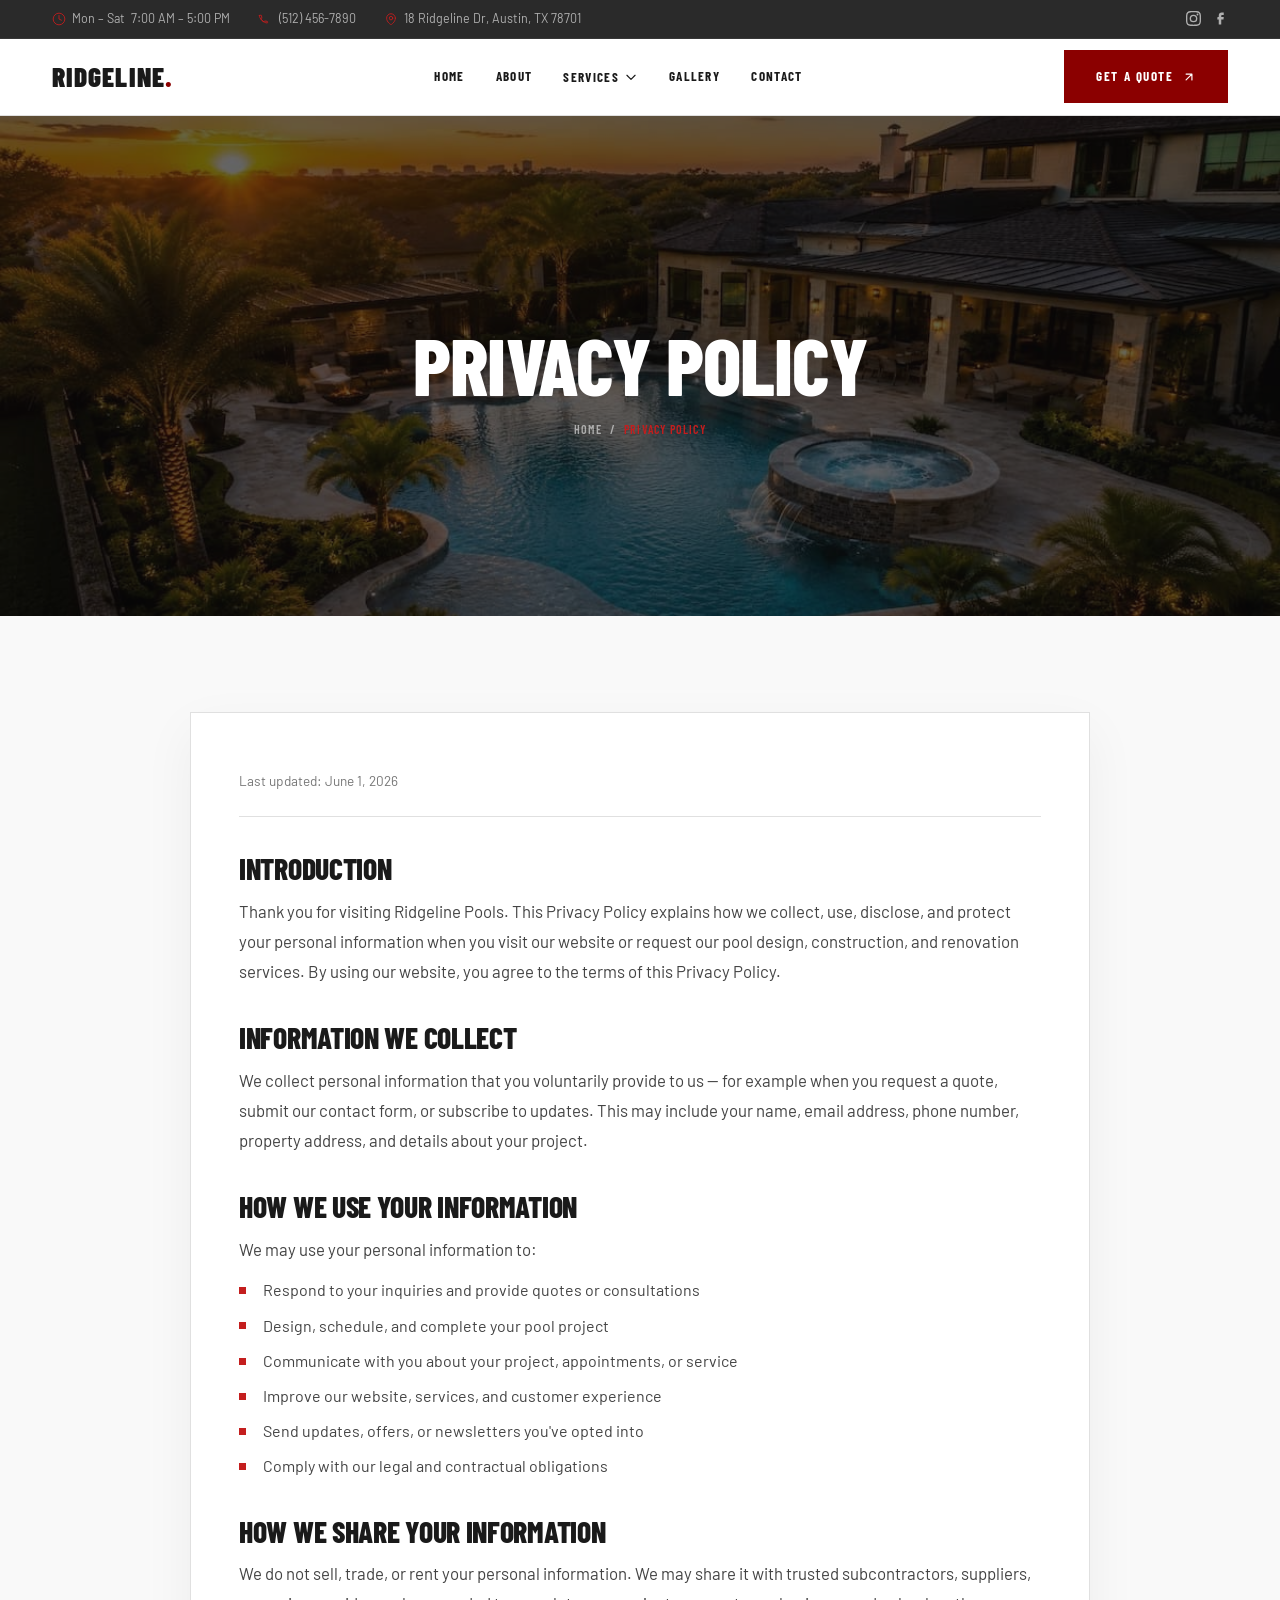
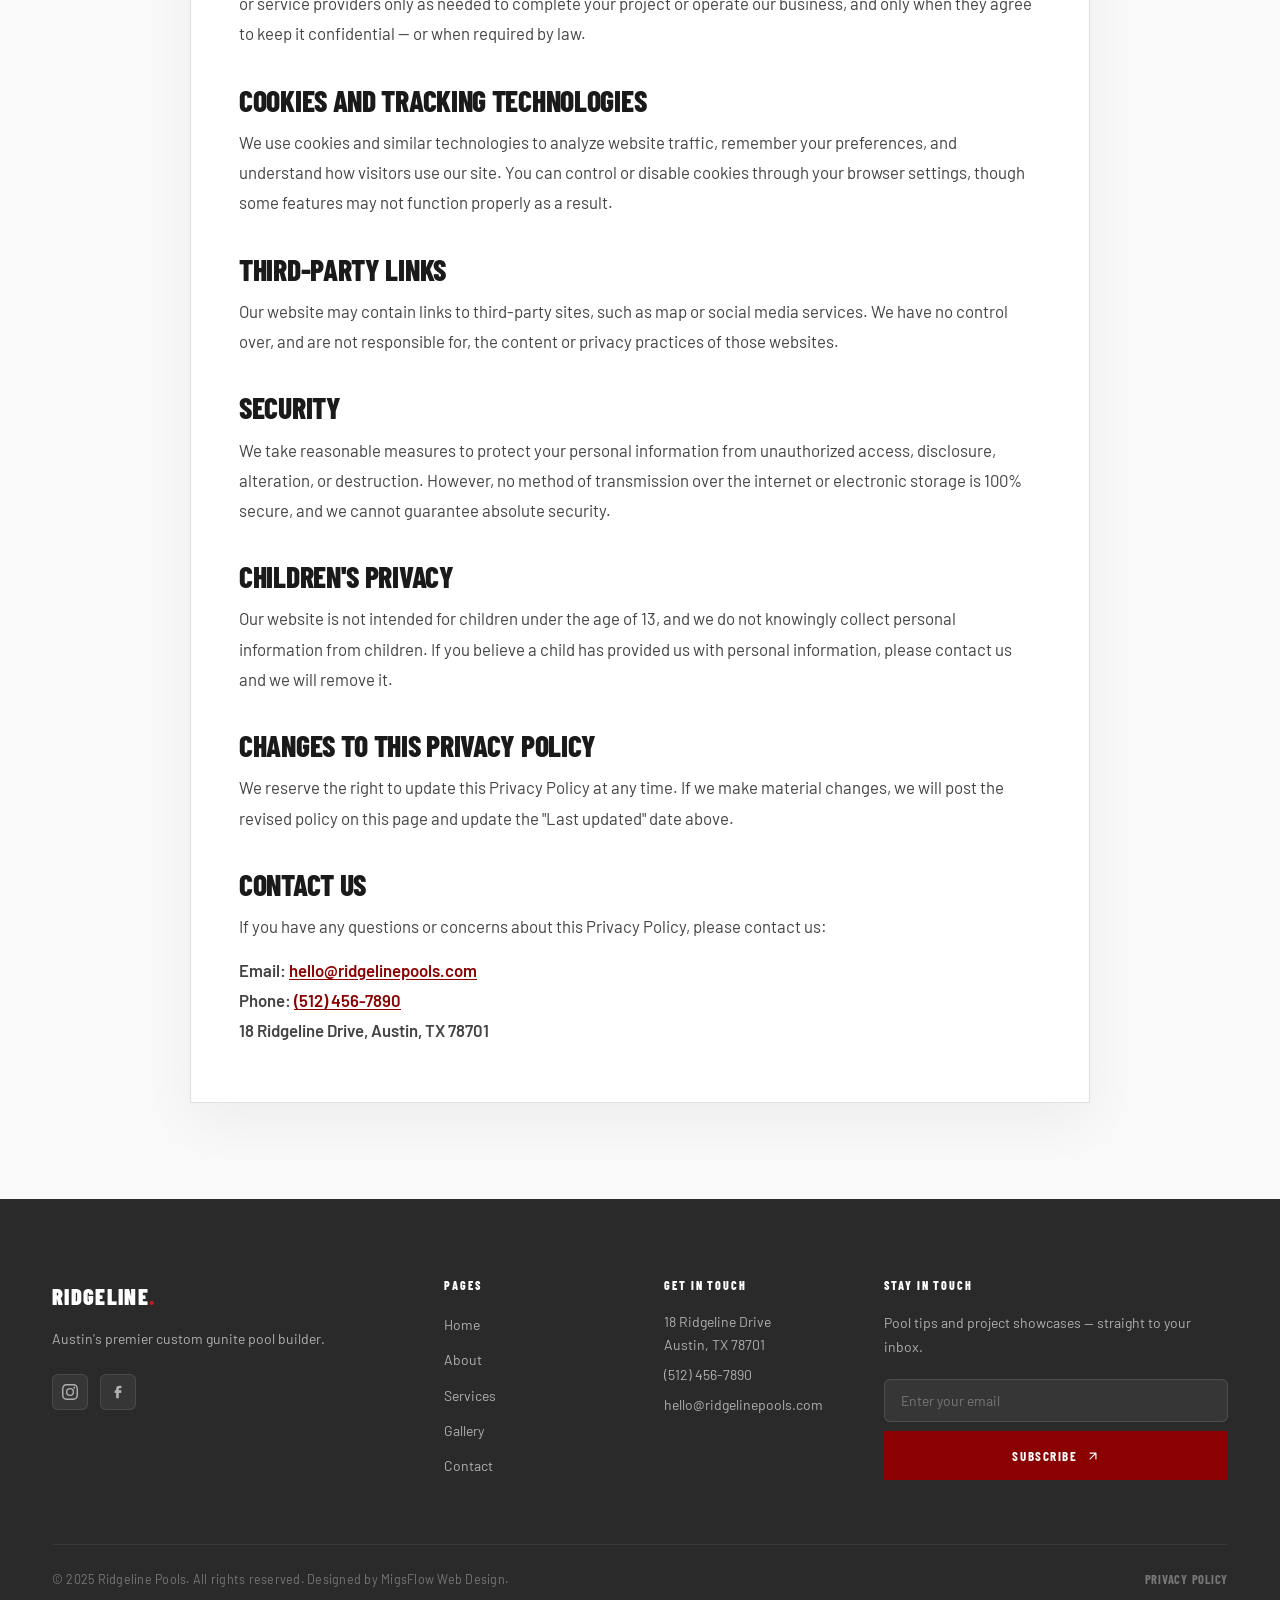
<file: html/privacy-policy.html>
<!DOCTYPE html>
<html lang="en">
<head>
  <meta charset="UTF-8">
  <meta name="viewport" content="width=device-width, initial-scale=1.0">
  <meta name="description" content="Privacy Policy for Ridgeline Pools — how we collect, use, share and protect your personal information.">
  <title>Privacy Policy | Ridgeline Pools — Austin, TX</title>

  <link rel="preconnect" href="https://fonts.googleapis.com">
  <link rel="preconnect" href="https://fonts.gstatic.com" crossorigin>

  <link rel="stylesheet" href="../global.css">
  <link rel="stylesheet" href="../nav-hero.css">
  <link rel="stylesheet" href="../css/privacy-policy.css">
</head>
<body>

  <!-- TOPBAR -->
  <div id="topbar">
    <div class="container topbar-inner">
      <div class="topbar-info">
        <span class="topbar-item"><svg xmlns="http://www.w3.org/2000/svg" fill="none" viewBox="0 0 24 24" stroke="currentColor"><circle cx="12" cy="12" r="10" stroke-width="1.5"/><path stroke-linecap="round" stroke-linejoin="round" stroke-width="1.5" d="M12 6v6l4 2"/></svg>Mon – Sat &nbsp;7:00 AM – 5:00 PM</span>
        <span class="topbar-item"><svg xmlns="http://www.w3.org/2000/svg" fill="none" viewBox="0 0 24 24" stroke="currentColor"><path stroke-linecap="round" stroke-linejoin="round" stroke-width="1.5" d="M2.25 6.338c0-.414.336-.75.75-.75h2.25a.75.75 0 0 1 .743.647l.63 4.2a.75.75 0 0 1-.44.813l-1.27.508a11.25 11.25 0 0 0 5.38 5.38l.508-1.27a.75.75 0 0 1 .814-.44l4.2.63a.75.75 0 0 1 .647.743V18a.75.75 0 0 1-.75.75C9.716 18.75 2.25 11.284 2.25 6.338Z"/></svg><a href="tel:+15124567890">(512) 456-7890</a></span>
        <span class="topbar-item"><svg xmlns="http://www.w3.org/2000/svg" fill="none" viewBox="0 0 24 24" stroke="currentColor"><path stroke-linecap="round" stroke-linejoin="round" stroke-width="1.5" d="M15 10.5a3 3 0 1 1-6 0 3 3 0 0 1 6 0Z"/><path stroke-linecap="round" stroke-linejoin="round" stroke-width="1.5" d="M19.5 10.5c0 7.142-7.5 11.25-7.5 11.25S4.5 17.642 4.5 10.5a7.5 7.5 0 1 1 15 0Z"/></svg><a href="https://maps.google.com" target="_blank" rel="noopener">18 Ridgeline Dr, Austin, TX 78701</a></span>
      </div>
      <div class="topbar-social">
        <a href="#" aria-label="Instagram"><svg xmlns="http://www.w3.org/2000/svg" viewBox="0 0 24 24" fill="currentColor"><path d="M12 2.163c3.204 0 3.584.012 4.85.07 3.252.148 4.771 1.691 4.919 4.919.058 1.265.069 1.645.069 4.849 0 3.205-.012 3.584-.069 4.849-.149 3.225-1.664 4.771-4.919 4.919-1.266.058-1.644.07-4.85.07-3.204 0-3.584-.012-4.849-.07-3.26-.149-4.771-1.699-4.919-4.92-.058-1.265-.07-1.644-.07-4.849 0-3.204.013-3.583.07-4.849.149-3.227 1.664-4.771 4.919-4.919 1.266-.057 1.645-.069 4.849-.069zM12 0C8.741 0 8.333.014 7.053.072 2.695.272.273 2.69.073 7.052.014 8.333 0 8.741 0 12c0 3.259.014 3.668.072 4.948.2 4.358 2.618 6.78 6.98 6.98C8.333 23.986 8.741 24 12 24c3.259 0 3.668-.014 4.948-.072 4.354-.2 6.782-2.618 6.979-6.98.059-1.28.073-1.689.073-4.948 0-3.259-.014-3.667-.072-4.947-.196-4.354-2.617-6.78-6.979-6.98C15.668.014 15.259 0 12 0zm0 5.838a6.162 6.162 0 100 12.324 6.162 6.162 0 000-12.324zM12 16a4 4 0 110-8 4 4 0 010 8zm6.406-11.845a1.44 1.44 0 100 2.881 1.44 1.44 0 000-2.881z"/></svg></a>
        <a href="#" aria-label="Facebook"><svg xmlns="http://www.w3.org/2000/svg" viewBox="0 0 24 24" fill="currentColor"><path d="M9.198 21.5h4v-8.01h3.604l.396-3.98h-4V7.5a1 1 0 0 1 1-1h3v-4h-3a5 5 0 0 0-5 5v2.01h-2l-.396 3.98h2.396v8.01Z"/></svg></a>
      </div>
    </div>
  </div>

  <!-- NAVBAR -->
  <header id="navbar">
    <div class="container nav-inner">

      <a href="../index.html" class="nav-logo" aria-label="Ridgeline Pools — Home">
        RIDGELINE<span>.</span>
      </a>

      <nav aria-label="Main navigation">
        <ul class="nav-links">
          <li><a href="../index.html">Home</a></li>
          <li><a href="about.html">About</a></li>
          <li>
            <button class="nav-drop-toggle" aria-expanded="false" aria-haspopup="true">
              Services
              <svg class="nav-chevron" xmlns="http://www.w3.org/2000/svg" fill="none"
                   viewBox="0 0 24 24" stroke="currentColor" aria-hidden="true">
                <path stroke-linecap="round" stroke-linejoin="round" stroke-width="2" d="M19 9l-7 7-7-7"/>
              </svg>
            </button>
            <ul class="nav-dropdown" role="menu">
              <li role="none"><a href="services/custom-builds.html" role="menuitem">Custom Pool Construction</a></li>
              <li role="none"><a href="services/renovations.html" role="menuitem">Remodeling &amp; Renovation</a></li>
              <li role="none"><a href="services/add-ons.html" role="menuitem">Luxury Features &amp; Add-Ons</a></li>
              <li role="none"><a href="services.html" role="menuitem">View All Services</a></li>
            </ul>
          </li>
          <li><a href="gallery.html">Gallery</a></li>
          <li><a href="contact.html">Contact</a></li>
        </ul>
      </nav>

      <div class="nav-cta">
        <a href="quote.html" class="btn-primary">
          Get a Quote
          <svg class="btn-icon" xmlns="http://www.w3.org/2000/svg" fill="none"
               viewBox="0 0 24 24" stroke="currentColor" aria-hidden="true">
            <path stroke-linecap="round" stroke-linejoin="round" stroke-width="2" d="M7 17L17 7M17 7H7M17 7v10"/>
          </svg>
        </a>
      </div>

      <button class="nav-hamburger" aria-expanded="false" aria-label="Open navigation menu" aria-controls="mobile-drawer">
        <span></span><span></span><span></span>
      </button>

      <nav class="nav-drawer" id="mobile-drawer" aria-label="Mobile navigation">
        <ul>
          <li><a href="../index.html">Home</a></li>
          <li><a href="about.html">About</a></li>
          <li>
            <button class="nav-drop-toggle" aria-expanded="false">
              Services
              <svg class="nav-chevron" xmlns="http://www.w3.org/2000/svg" fill="none"
                   viewBox="0 0 24 24" stroke="currentColor" aria-hidden="true">
                <path stroke-linecap="round" stroke-linejoin="round" stroke-width="2" d="M19 9l-7 7-7-7"/>
              </svg>
            </button>
            <ul class="nav-sub">
              <li><a href="services/custom-builds.html">Custom Pool Construction</a></li>
              <li><a href="services/renovations.html">Remodeling &amp; Renovation</a></li>
              <li><a href="services/add-ons.html">Luxury Features &amp; Add-Ons</a></li>
              <li><a href="services.html">View All Services</a></li>
            </ul>
          </li>
          <li><a href="gallery.html">Gallery</a></li>
          <li><a href="contact.html">Contact</a></li>
        </ul>
        <div class="nav-drawer-cta">
          <a href="quote.html" class="btn-primary">
            Get a Quote
            <svg class="btn-icon" xmlns="http://www.w3.org/2000/svg" fill="none"
                 viewBox="0 0 24 24" stroke="currentColor" aria-hidden="true">
              <path stroke-linecap="round" stroke-linejoin="round" stroke-width="2" d="M7 17L17 7M17 7H7M17 7v10"/>
            </svg>
          </a>
        </div>
      </nav>

    </div>
  </header>
  <div class="nav-overlay" aria-hidden="true"></div>

  <main>

    <!-- PAGE HERO -->
    <section class="page-hero">
      <div class="page-hero-bg" aria-hidden="true">
        <picture>
          <source media="(max-width:767px)" srcset="../images/home/jpg/home-testimonial-m.jpeg">
          <source media="(min-width:768px)" srcset="../images/home/jpg/home-testimonial-d.jpeg">
          <img src="../images/home/jpg/home-testimonial-d.jpeg" alt="" width="1920" height="700" loading="eager" decoding="async">
        </picture>
      </div>
      <div class="page-hero-overlay" aria-hidden="true"></div>
      <div class="container page-hero-content">
        <h1>Privacy Policy</h1>
        <div class="page-hero-breadcrumb">
          <a href="../index.html">Home</a>
          <span>/</span>
          <span class="current">Privacy Policy</span>
        </div>
      </div>
    </section>

    <!-- =====================================================================
         PRIVACY POLICY CONTENT
    ====================================================================== -->
    <section id="legal" class="section-padding">
      <div class="container">
        <div class="legal-card">

          <p class="legal-updated">Last updated: June 1, 2026</p>

          <div class="legal-block">
            <h2>Introduction</h2>
            <p>Thank you for visiting Ridgeline Pools. This Privacy Policy explains how we collect, use, disclose, and protect your personal information when you visit our website or request our pool design, construction, and renovation services. By using our website, you agree to the terms of this Privacy Policy.</p>
          </div>

          <div class="legal-block">
            <h2>Information We Collect</h2>
            <p>We collect personal information that you voluntarily provide to us — for example when you request a quote, submit our contact form, or subscribe to updates. This may include your name, email address, phone number, property address, and details about your project.</p>
          </div>

          <div class="legal-block">
            <h2>How We Use Your Information</h2>
            <p>We may use your personal information to:</p>
            <ul class="legal-list">
              <li>Respond to your inquiries and provide quotes or consultations</li>
              <li>Design, schedule, and complete your pool project</li>
              <li>Communicate with you about your project, appointments, or service</li>
              <li>Improve our website, services, and customer experience</li>
              <li>Send updates, offers, or newsletters you've opted into</li>
              <li>Comply with our legal and contractual obligations</li>
            </ul>
          </div>

          <div class="legal-block">
            <h2>How We Share Your Information</h2>
            <p>We do not sell, trade, or rent your personal information. We may share it with trusted subcontractors, suppliers, or service providers only as needed to complete your project or operate our business, and only when they agree to keep it confidential — or when required by law.</p>
          </div>

          <div class="legal-block">
            <h2>Cookies and Tracking Technologies</h2>
            <p>We use cookies and similar technologies to analyze website traffic, remember your preferences, and understand how visitors use our site. You can control or disable cookies through your browser settings, though some features may not function properly as a result.</p>
          </div>

          <div class="legal-block">
            <h2>Third-Party Links</h2>
            <p>Our website may contain links to third-party sites, such as map or social media services. We have no control over, and are not responsible for, the content or privacy practices of those websites.</p>
          </div>

          <div class="legal-block">
            <h2>Security</h2>
            <p>We take reasonable measures to protect your personal information from unauthorized access, disclosure, alteration, or destruction. However, no method of transmission over the internet or electronic storage is 100% secure, and we cannot guarantee absolute security.</p>
          </div>

          <div class="legal-block">
            <h2>Children's Privacy</h2>
            <p>Our website is not intended for children under the age of 13, and we do not knowingly collect personal information from children. If you believe a child has provided us with personal information, please contact us and we will remove it.</p>
          </div>

          <div class="legal-block">
            <h2>Changes to This Privacy Policy</h2>
            <p>We reserve the right to update this Privacy Policy at any time. If we make material changes, we will post the revised policy on this page and update the "Last updated" date above.</p>
          </div>

          <div class="legal-block legal-contact">
            <h2>Contact Us</h2>
            <p>If you have any questions or concerns about this Privacy Policy, please contact us:</p>
            <p class="legal-contact-line">
              Email: <a href="mailto:hello@ridgelinepools.com">hello@ridgelinepools.com</a><br>
              Phone: <a href="tel:+15124567890">(512) 456-7890</a><br>
              18 Ridgeline Drive, Austin, TX 78701
            </p>
          </div>

        </div>
      </div>
    </section>

  </main>

  <!-- FOOTER -->
  <footer id="footer">
    <div class="container">
      <div class="footer-grid">
        <div class="footer-col footer-brand"><span class="footer-logo-text">RIDGELINE<span>.</span></span><p>Austin's premier custom gunite pool builder.</p><div class="footer-social"><a href="#" aria-label="Instagram"><svg xmlns="http://www.w3.org/2000/svg" viewBox="0 0 24 24" fill="currentColor"><path d="M12 2.163c3.204 0 3.584.012 4.85.07 3.252.148 4.771 1.691 4.919 4.919.058 1.265.069 1.645.069 4.849 0 3.205-.012 3.584-.069 4.849-.149 3.225-1.664 4.771-4.919 4.919-1.266.058-1.644.07-4.85.07-3.204 0-3.584-.012-4.849-.07-3.26-.149-4.771-1.699-4.919-4.92-.058-1.265-.07-1.644-.07-4.849 0-3.204.013-3.583.07-4.849.149-3.227 1.664-4.771 4.919-4.919 1.266-.057 1.645-.069 4.849-.069zM12 0C8.741 0 8.333.014 7.053.072 2.695.272.273 2.69.073 7.052.014 8.333 0 8.741 0 12c0 3.259.014 3.668.072 4.948.2 4.358 2.618 6.78 6.98 6.98C8.333 23.986 8.741 24 12 24c3.259 0 3.668-.014 4.948-.072 4.354-.2 6.782-2.618 6.979-6.98.059-1.28.073-1.689.073-4.948 0-3.259-.014-3.667-.072-4.947-.196-4.354-2.617-6.78-6.979-6.98C15.668.014 15.259 0 12 0zm0 5.838a6.162 6.162 0 100 12.324 6.162 6.162 0 000-12.324zM12 16a4 4 0 110-8 4 4 0 010 8zm6.406-11.845a1.44 1.44 0 100 2.881 1.44 1.44 0 000-2.881z"/></svg></a><a href="#" aria-label="Facebook"><svg xmlns="http://www.w3.org/2000/svg" viewBox="0 0 24 24" fill="currentColor"><path d="M9.198 21.5h4v-8.01h3.604l.396-3.98h-4V7.5a1 1 0 0 1 1-1h3v-4h-3a5 5 0 0 0-5 5v2.01h-2l-.396 3.98h2.396v8.01Z"/></svg></a></div></div>
        <div class="footer-col footer-nav"><h4>Pages</h4><ul><li><a href="../index.html">Home</a></li><li><a href="about.html">About</a></li><li><a href="services.html">Services</a></li><li><a href="gallery.html">Gallery</a></li><li><a href="contact.html">Contact</a></li></ul></div>
        <div class="footer-col footer-contact"><h4>Get In Touch</h4><address><p>18 Ridgeline Drive<br>Austin, TX 78701</p><a href="tel:+15124567890">(512) 456-7890</a><a href="mailto:hello@ridgelinepools.com">hello@ridgelinepools.com</a></address></div>
        <div class="footer-col footer-newsletter"><h4>Stay In Touch</h4><p>Pool tips and project showcases — straight to your inbox.</p><form class="footer-form" action="#" method="POST"><label for="footer-email-pp" class="sr-only">Email</label><input type="email" id="footer-email-pp" name="email" placeholder="Enter your email" autocomplete="email" required><button type="submit" class="btn-primary">Subscribe <svg class="btn-icon" xmlns="http://www.w3.org/2000/svg" fill="none" viewBox="0 0 24 24" stroke="currentColor"><path stroke-linecap="round" stroke-linejoin="round" stroke-width="2" d="M7 17L17 7M17 7H7M17 7v10"/></svg></button></form></div>
      </div>
      <div class="footer-bottom"><p>&copy; 2025 Ridgeline Pools. All rights reserved. Designed by MigsFlow Web Design.</p><a href="privacy-policy.html" class="footer-privacy">Privacy Policy</a></div>
    </div>
  </footer>

  <button id="scrollTop" class="scroll-top-btn" aria-label="Scroll to top"><svg xmlns="http://www.w3.org/2000/svg" fill="none" viewBox="0 0 24 24" stroke="currentColor"><path stroke-linecap="round" stroke-linejoin="round" stroke-width="2" d="M5 15l7-7 7 7"/></svg></button>

  <script defer src="../main.js"></script>
</body>
</html>
</file>
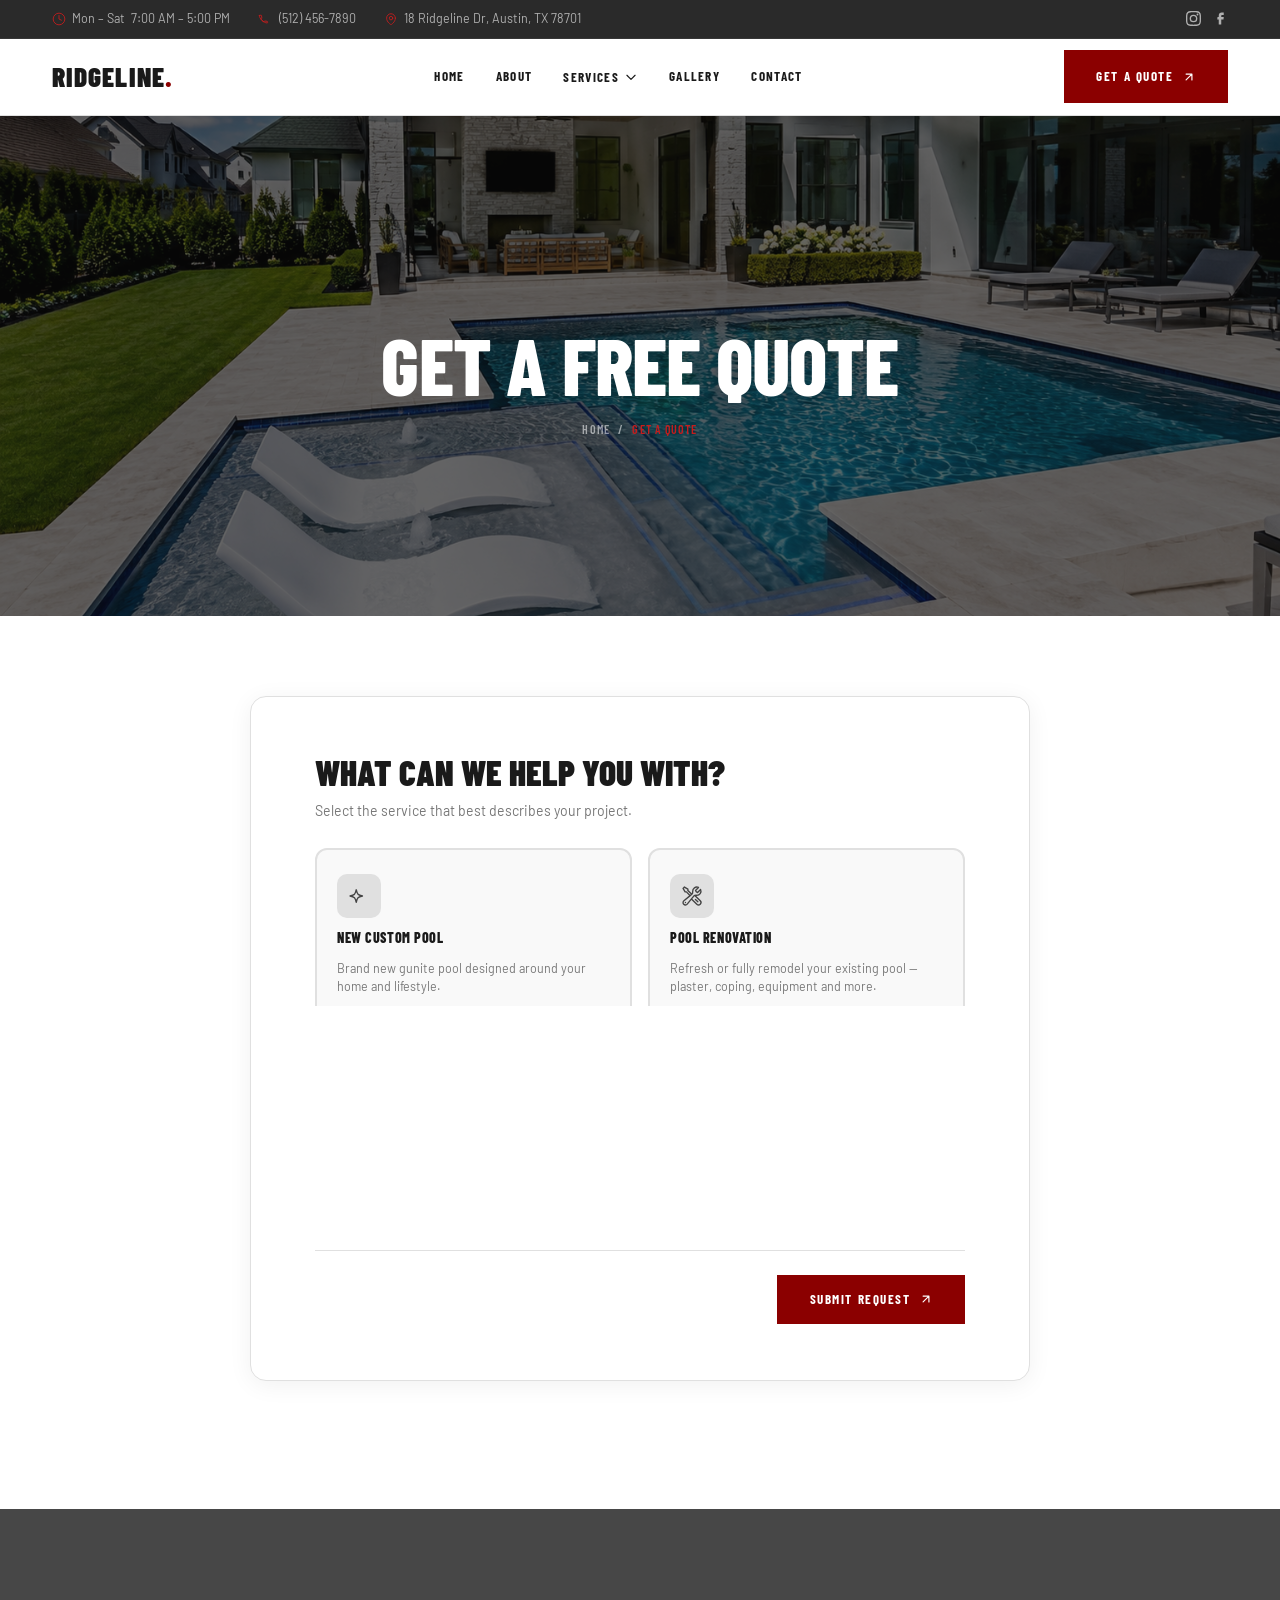
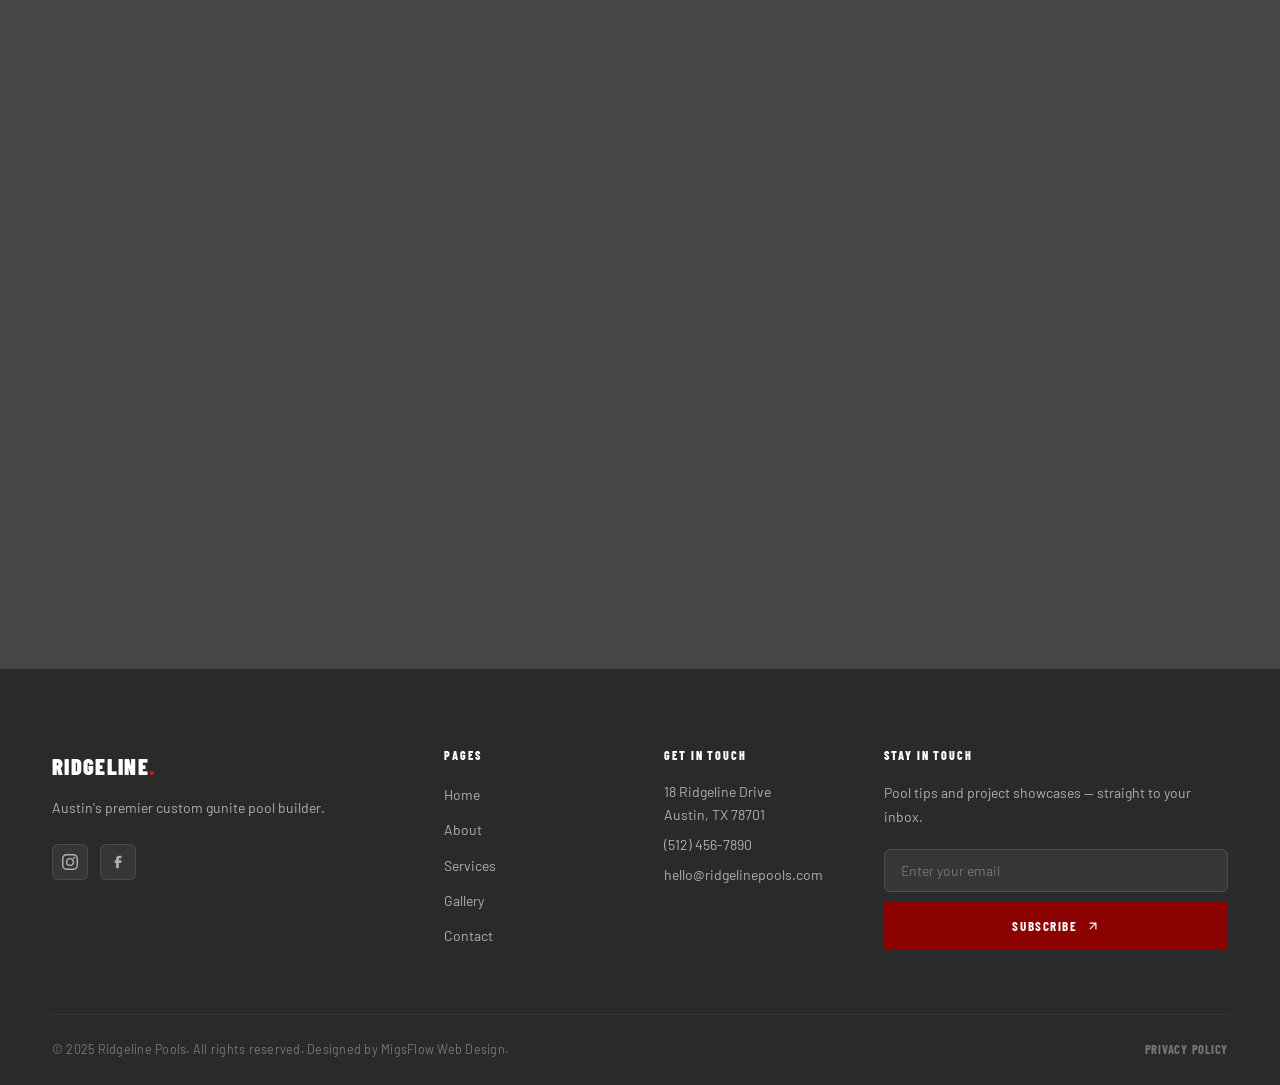
<file: html/quote.html>
<!DOCTYPE html>
<html lang="en">
<head>
  <meta charset="UTF-8">
  <meta name="viewport" content="width=device-width, initial-scale=1.0">
  <meta name="description" content="Get a free quote from Ridgeline Pools — Austin's custom gunite pool builder. Answer a few questions and we'll follow up within 24 hours.">
  <title>Get a Free Quote | Ridgeline Pools — Austin, TX</title>

  <link rel="preconnect" href="https://fonts.googleapis.com">
  <link rel="preconnect" href="https://fonts.gstatic.com" crossorigin>

  <link rel="stylesheet" href="../global.css">
  <link rel="stylesheet" href="../nav-hero.css">
  <link rel="stylesheet" href="../css/quote.css">
</head>
<body>

  <!-- TOPBAR -->
  <div id="topbar">
    <div class="container topbar-inner">
      <div class="topbar-info">
        <span class="topbar-item"><svg xmlns="http://www.w3.org/2000/svg" fill="none" viewBox="0 0 24 24" stroke="currentColor"><circle cx="12" cy="12" r="10" stroke-width="1.5"/><path stroke-linecap="round" stroke-linejoin="round" stroke-width="1.5" d="M12 6v6l4 2"/></svg>Mon – Sat &nbsp;7:00 AM – 5:00 PM</span>
        <span class="topbar-item"><svg xmlns="http://www.w3.org/2000/svg" fill="none" viewBox="0 0 24 24" stroke="currentColor"><path stroke-linecap="round" stroke-linejoin="round" stroke-width="1.5" d="M2.25 6.338c0-.414.336-.75.75-.75h2.25a.75.75 0 0 1 .743.647l.63 4.2a.75.75 0 0 1-.44.813l-1.27.508a11.25 11.25 0 0 0 5.38 5.38l.508-1.27a.75.75 0 0 1 .814-.44l4.2.63a.75.75 0 0 1 .647.743V18a.75.75 0 0 1-.75.75C9.716 18.75 2.25 11.284 2.25 6.338Z"/></svg><a href="tel:+15124567890">(512) 456-7890</a></span>
        <span class="topbar-item"><svg xmlns="http://www.w3.org/2000/svg" fill="none" viewBox="0 0 24 24" stroke="currentColor"><path stroke-linecap="round" stroke-linejoin="round" stroke-width="1.5" d="M15 10.5a3 3 0 1 1-6 0 3 3 0 0 1 6 0Z"/><path stroke-linecap="round" stroke-linejoin="round" stroke-width="1.5" d="M19.5 10.5c0 7.142-7.5 11.25-7.5 11.25S4.5 17.642 4.5 10.5a7.5 7.5 0 1 1 15 0Z"/></svg><a href="https://maps.google.com" target="_blank" rel="noopener">18 Ridgeline Dr, Austin, TX 78701</a></span>
      </div>
      <div class="topbar-social">
        <a href="#" aria-label="Instagram"><svg xmlns="http://www.w3.org/2000/svg" viewBox="0 0 24 24" fill="currentColor"><path d="M12 2.163c3.204 0 3.584.012 4.85.07 3.252.148 4.771 1.691 4.919 4.919.058 1.265.069 1.645.069 4.849 0 3.205-.012 3.584-.069 4.849-.149 3.225-1.664 4.771-4.919 4.919-1.266.058-1.644.07-4.85.07-3.204 0-3.584-.012-4.849-.07-3.26-.149-4.771-1.699-4.919-4.92-.058-1.265-.07-1.644-.07-4.849 0-3.204.013-3.583.07-4.849.149-3.227 1.664-4.771 4.919-4.919 1.266-.057 1.645-.069 4.849-.069zM12 0C8.741 0 8.333.014 7.053.072 2.695.272.273 2.69.073 7.052.014 8.333 0 8.741 0 12c0 3.259.014 3.668.072 4.948.2 4.358 2.618 6.78 6.98 6.98C8.333 23.986 8.741 24 12 24c3.259 0 3.668-.014 4.948-.072 4.354-.2 6.782-2.618 6.979-6.98.059-1.28.073-1.689.073-4.948 0-3.259-.014-3.667-.072-4.947-.196-4.354-2.617-6.78-6.979-6.98C15.668.014 15.259 0 12 0zm0 5.838a6.162 6.162 0 100 12.324 6.162 6.162 0 000-12.324zM12 16a4 4 0 110-8 4 4 0 010 8zm6.406-11.845a1.44 1.44 0 100 2.881 1.44 1.44 0 000-2.881z"/></svg></a>
        <a href="#" aria-label="Facebook"><svg xmlns="http://www.w3.org/2000/svg" viewBox="0 0 24 24" fill="currentColor"><path d="M9.198 21.5h4v-8.01h3.604l.396-3.98h-4V7.5a1 1 0 0 1 1-1h3v-4h-3a5 5 0 0 0-5 5v2.01h-2l-.396 3.98h2.396v8.01Z"/></svg></a>
      </div>
    </div>
  </div>

  <!-- NAVBAR -->
  <header id="navbar">
    <div class="container nav-inner">

      <!-- Logo -->
      <a href="../index.html" class="nav-logo" aria-label="Ridgeline Pools — Home">
        RIDGELINE<span>.</span>
      </a>

      <!-- Desktop nav links -->
      <nav aria-label="Main navigation">
        <ul class="nav-links">

          <li><a href="../index.html">Home</a></li>
          <li><a href="about.html">About</a></li>

          <!-- Services dropdown -->
          <li>
            <button class="nav-drop-toggle" aria-expanded="false" aria-haspopup="true">
              Services
              <svg class="nav-chevron" xmlns="http://www.w3.org/2000/svg" fill="none"
                   viewBox="0 0 24 24" stroke="currentColor" aria-hidden="true">
                <path stroke-linecap="round" stroke-linejoin="round"
                      stroke-width="2" d="M19 9l-7 7-7-7"/>
              </svg>
            </button>
            <ul class="nav-dropdown" role="menu">
              <li role="none"><a href="services/custom-builds.html" role="menuitem">Custom Pool Construction</a></li>
              <li role="none"><a href="services/renovations.html" role="menuitem">Remodeling &amp; Renovation</a></li>
              <li role="none"><a href="services/add-ons.html" role="menuitem">Luxury Features &amp; Add-Ons</a></li>
              <li role="none"><a href="services.html" role="menuitem">View All Services</a></li>
            </ul>
          </li>

          <li><a href="gallery.html">Gallery</a></li>
          <li><a href="contact.html">Contact</a></li>

        </ul>
      </nav>

      <!-- Desktop CTA -->
      <div class="nav-cta">
        <a href="quote.html" class="btn-primary">
          Get a Quote
          <svg class="btn-icon" xmlns="http://www.w3.org/2000/svg" fill="none"
               viewBox="0 0 24 24" stroke="currentColor" aria-hidden="true">
            <path stroke-linecap="round" stroke-linejoin="round"
                  stroke-width="2" d="M7 17L17 7M17 7H7M17 7v10"/>
          </svg>
        </a>
      </div>

      <!-- Hamburger (mobile only) -->
      <button class="nav-hamburger" aria-expanded="false"
              aria-label="Open navigation menu" aria-controls="mobile-drawer">
        <span></span>
        <span></span>
        <span></span>
      </button>

      <!-- Mobile dropdown menu -->
      <nav class="nav-drawer" id="mobile-drawer" aria-label="Mobile navigation">
        <ul>
          <li><a href="../index.html">Home</a></li>
          <li><a href="about.html">About</a></li>

          <!-- Services accordion -->
          <li>
            <button class="nav-drop-toggle" aria-expanded="false">
              Services
              <svg class="nav-chevron" xmlns="http://www.w3.org/2000/svg" fill="none"
                   viewBox="0 0 24 24" stroke="currentColor" aria-hidden="true">
                <path stroke-linecap="round" stroke-linejoin="round"
                      stroke-width="2" d="M19 9l-7 7-7-7"/>
              </svg>
            </button>
            <ul class="nav-sub">
              <li><a href="services/custom-builds.html">Custom Pool Construction</a></li>
              <li><a href="services/renovations.html">Remodeling &amp; Renovation</a></li>
              <li><a href="services/add-ons.html">Luxury Features &amp; Add-Ons</a></li>
              <li><a href="services.html">View All Services</a></li>
            </ul>
          </li>

          <li><a href="gallery.html">Gallery</a></li>
          <li><a href="contact.html">Contact</a></li>
        </ul>

        <div class="nav-drawer-cta">
          <a href="quote.html" class="btn-primary">
            Get a Quote
            <svg class="btn-icon" xmlns="http://www.w3.org/2000/svg" fill="none"
                 viewBox="0 0 24 24" stroke="currentColor" aria-hidden="true">
              <path stroke-linecap="round" stroke-linejoin="round"
                    stroke-width="2" d="M7 17L17 7M17 7H7M17 7v10"/>
            </svg>
          </a>
        </div>

      </nav>

    </div>
  </header>
  <div class="nav-overlay" aria-hidden="true"></div>

  <main>

    <!-- PAGE HERO -->
    <section class="page-hero">
      <div class="page-hero-bg" aria-hidden="true">
        <picture>
          <source media="(max-width:767px)" srcset="../images/custom-builds/calc-2.png" type="image/png">
          <source media="(min-width:768px)" srcset="../images/custom-builds/calc-2.png" type="image/png">
          <img src="../images/custom-builds/calc-2.png" alt="" width="1920" height="700" loading="eager" decoding="async">
        </picture>
      </div>
      <div class="page-hero-overlay" aria-hidden="true"></div>
      <div class="container page-hero-content">
        <h1>Get a Free Quote</h1>
        <div class="page-hero-breadcrumb">
          <a href="../index.html">Home</a>
          <span>/</span>
          <span class="current">Get a Quote</span>
        </div>
      </div>
    </section>

    <!-- ═══════════════════════════════════════
         QUOTE FORM
    ══════════════════════════════════════════ -->
    <section id="quote-form-section">
      <div class="container">

        <!-- Progress bar card — hidden on step 0, shown by JS -->
        <div class="quote-progress-card" id="quoteProgressCard">
          <div class="quote-progress-meta">
            <span class="quote-progress-step-label" id="quoteProgressLabel">Step 1</span>
            <span class="quote-progress-pct" id="quoteProgressPct">0%</span>
          </div>
          <div class="quote-progress-track" role="progressbar" aria-valuemin="0" aria-valuemax="100" aria-valuenow="0">
            <div class="quote-progress-fill" id="quoteProgressFill"></div>
          </div>
        </div>

        <!-- Main question card — steps injected by JS -->
        <div class="quote-card" id="quoteCard">
          <div id="quoteSteps"></div>

          <!-- Nav buttons -->
          <div class="quote-nav">
            <button class="quote-back" id="quoteBack" type="button" aria-label="Go back">
              <svg xmlns="http://www.w3.org/2000/svg" fill="none" viewBox="0 0 24 24" stroke="currentColor"><path stroke-linecap="round" stroke-linejoin="round" stroke-width="2" d="M15 19l-7-7 7-7"/></svg>
              Back
            </button>
            <button class="btn-primary quote-next" id="quoteNext" type="button">
              Next
              <svg class="btn-icon" xmlns="http://www.w3.org/2000/svg" fill="none" viewBox="0 0 24 24" stroke="currentColor"><path stroke-linecap="round" stroke-linejoin="round" stroke-width="2" d="M9 5l7 7-7 7"/></svg>
            </button>
          </div>
        </div>

        <!-- Success state — shown by JS after submit -->
        <div class="quote-success" id="quoteSuccess">
          <div class="quote-success-icon">
            <svg xmlns="http://www.w3.org/2000/svg" fill="none" viewBox="0 0 24 24" stroke="currentColor"><path stroke-linecap="round" stroke-linejoin="round" stroke-width="2" d="M9 12.75L11.25 15 15 9.75M21 12a9 9 0 11-18 0 9 9 0 0118 0z"/></svg>
          </div>
          <h2>We've Got Your Request!</h2>
          <p>Our team is currently reviewing your request project details. If we are a good fit, we will reach out within 24 hours to schedule your free site consultation. Check your email for a confirmation.</p>
          <a href="../index.html" class="btn-primary">
            Back to Home
            <svg class="btn-icon" xmlns="http://www.w3.org/2000/svg" fill="none" viewBox="0 0 24 24" stroke="currentColor"><path stroke-linecap="round" stroke-linejoin="round" stroke-width="2" d="M7 17L17 7M17 7H7M17 7v10"/></svg>
          </a>
        </div>

      </div>
    </section>

    <!-- ═══════════════════════════════════════
         WHAT HAPPENS NEXT
         Dark section, 4 icon cards in a row
         Promise strip below
    ══════════════════════════════════════════ -->
    <section id="quote-next-section">

      <!-- Background image -->
      <picture class="quote-next-bg" aria-hidden="true">
        <source media="(max-width:767px)" srcset="../images/home/jpg/home-testimonial-d.jpeg" type="image/webp">
        <source media="(min-width:768px)" srcset="../images/home/jpg/home-testimonial-d.jpeg" type="image/webp">
        <img src="../images/home/jpg/home-testimonial-d.jpeg" alt="" width="1920" height="700"
             loading="lazy" decoding="async">
      </picture>

      <div class="container">

        <div class="quote-next-header reveal fade-up">
          <p class="eyebrow">What Happens After You Submit</p>
          <h2>Here's Exactly What to Expect</h2>
        </div>

        <div class="quote-next-grid">

          <div class="quote-next-card reveal fade-up delay-1">
            <p class="quote-next-num">01</p>
            <div class="quote-next-icon">
              <svg xmlns="http://www.w3.org/2000/svg" fill="none" viewBox="0 0 24 24" stroke="currentColor"><path stroke-linecap="round" stroke-linejoin="round" stroke-width="1.5" d="M19.5 14.25v-2.625a3.375 3.375 0 00-3.375-3.375h-1.5A1.125 1.125 0 0113.5 7.125v-1.5a3.375 3.375 0 00-3.375-3.375H8.25m0 12.75h7.5m-7.5 3H12M10.5 2.25H5.625c-.621 0-1.125.504-1.125 1.125v17.25c0 .621.504 1.125 1.125 1.125h12.75c.621 0 1.125-.504 1.125-1.125V11.25a9 9 0 00-9-9z"/></svg>
            </div>
            <h4>We Review Your Project</h4>
            <p>Our team reads through your answers to make sure we're the right fit before we ever pick up the phone. No cold calls — only qualified conversations.</p>
          </div>

          <div class="quote-next-card reveal fade-up delay-2">
            <p class="quote-next-num">02</p>
            <div class="quote-next-icon">
              <svg xmlns="http://www.w3.org/2000/svg" fill="none" viewBox="0 0 24 24" stroke="currentColor"><path stroke-linecap="round" stroke-linejoin="round" stroke-width="1.5" d="M2.25 6.338c0-.414.336-.75.75-.75h2.25a.75.75 0 0 1 .743.647l.63 4.2a.75.75 0 0 1-.44.813l-1.27.508a11.25 11.25 0 0 0 5.38 5.38l.508-1.27a.75.75 0 0 1 .814-.44l4.2.63a.75.75 0 0 1 .647.743V18a.75.75 0 0 1-.75.75C9.716 18.75 2.25 11.284 2.25 6.338Z"/></svg>
            </div>
            <h4>We Call Within 24 Hours</h4>
            <p>A real person from our team — not a bot, not a receptionist — reaches out to ask a few follow-up questions and schedule your free site visit.</p>
          </div>

          <div class="quote-next-card reveal fade-up delay-3">
            <p class="quote-next-num">03</p>
            <div class="quote-next-icon">
              <svg xmlns="http://www.w3.org/2000/svg" fill="none" viewBox="0 0 24 24" stroke="currentColor"><path stroke-linecap="round" stroke-linejoin="round" stroke-width="1.5" d="M15 10.5a3 3 0 1 1-6 0 3 3 0 0 1 6 0Z"/><path stroke-linecap="round" stroke-linejoin="round" stroke-width="1.5" d="M19.5 10.5c0 7.142-7.5 11.25-7.5 11.25S4.5 17.642 4.5 10.5a7.5 7.5 0 1 1 15 0Z"/></svg>
            </div>
            <h4>Free Site Visit</h4>
            <p>We come to your property, walk the yard, check soil conditions and access points, and tell you exactly what's possible on your specific lot.</p>
          </div>

          <div class="quote-next-card reveal fade-up delay-4">
            <p class="quote-next-num">04</p>
            <div class="quote-next-icon">
              <svg xmlns="http://www.w3.org/2000/svg" fill="none" viewBox="0 0 24 24" stroke="currentColor"><path stroke-linecap="round" stroke-linejoin="round" stroke-width="1.5" d="M12 6v12m-3-2.818l.879.659c1.171.879 3.07.879 4.242 0 1.172-.879 1.172-2.303 0-3.182C13.536 12.219 12.768 12 12 12c-.725 0-1.45-.22-2.003-.659-1.106-.879-1.106-2.303 0-3.182s2.9-.879 4.006 0l.415.33M21 12a9 9 0 11-18 0 9 9 0 0118 0z"/></svg>
            </div>
            <h4>You Get a Real Number</h4>
            <p>Not a ballpark. A full proposal with design, timeline, and exact pricing — presented with zero pressure. You decide when and if you're ready.</p>
          </div>

        </div>

        <!-- Promises strip -->
        <div class="quote-promises-strip reveal fade-up">
          <div class="quote-promise-item"><svg xmlns="http://www.w3.org/2000/svg" fill="none" viewBox="0 0 24 24" stroke="currentColor"><path stroke-linecap="round" stroke-linejoin="round" stroke-width="2" d="M9 12.75L11.25 15 15 9.75M21 12a9 9 0 11-18 0 9 9 0 0118 0z"/></svg>No sales pressure — ever</div>
          <div class="quote-promise-item"><svg xmlns="http://www.w3.org/2000/svg" fill="none" viewBox="0 0 24 24" stroke="currentColor"><path stroke-linecap="round" stroke-linejoin="round" stroke-width="2" d="M9 12.75L11.25 15 15 9.75M21 12a9 9 0 11-18 0 9 9 0 0118 0z"/></svg>Free site consultation</div>
          <div class="quote-promise-item"><svg xmlns="http://www.w3.org/2000/svg" fill="none" viewBox="0 0 24 24" stroke="currentColor"><path stroke-linecap="round" stroke-linejoin="round" stroke-width="2" d="M9 12.75L11.25 15 15 9.75M21 12a9 9 0 11-18 0 9 9 0 0118 0z"/></svg>24-hour response guarantee</div>
          <div class="quote-promise-item"><svg xmlns="http://www.w3.org/2000/svg" fill="none" viewBox="0 0 24 24" stroke="currentColor"><path stroke-linecap="round" stroke-linejoin="round" stroke-width="2" d="M9 12.75L11.25 15 15 9.75M21 12a9 9 0 11-18 0 9 9 0 0118 0z"/></svg>Honest, upfront pricing</div>
          <div class="quote-promise-item"><svg xmlns="http://www.w3.org/2000/svg" fill="none" viewBox="0 0 24 24" stroke="currentColor"><path stroke-linecap="round" stroke-linejoin="round" stroke-width="2" d="M9 12.75L11.25 15 15 9.75M21 12a9 9 0 11-18 0 9 9 0 0118 0z"/></svg>Financing options available</div>
        </div>

      </div>
    </section>

  </main>

  <!-- FOOTER -->
  <footer id="footer">
    <div class="container">
      <div class="footer-grid">
        <div class="footer-col footer-brand"><span class="footer-logo-text">RIDGELINE<span>.</span></span><p>Austin's premier custom gunite pool builder.</p><div class="footer-social"><a href="#" aria-label="Instagram"><svg xmlns="http://www.w3.org/2000/svg" viewBox="0 0 24 24" fill="currentColor"><path d="M12 2.163c3.204 0 3.584.012 4.85.07 3.252.148 4.771 1.691 4.919 4.919.058 1.265.069 1.645.069 4.849 0 3.205-.012 3.584-.069 4.849-.149 3.225-1.664 4.771-4.919 4.919-1.266.058-1.644.07-4.85.07-3.204 0-3.584-.012-4.849-.07-3.26-.149-4.771-1.699-4.919-4.92-.058-1.265-.07-1.644-.07-4.849 0-3.204.013-3.583.07-4.849.149-3.227 1.664-4.771 4.919-4.919 1.266-.057 1.645-.069 4.849-.069zM12 0C8.741 0 8.333.014 7.053.072 2.695.272.273 2.69.073 7.052.014 8.333 0 8.741 0 12c0 3.259.014 3.668.072 4.948.2 4.358 2.618 6.78 6.98 6.98C8.333 23.986 8.741 24 12 24c3.259 0 3.668-.014 4.948-.072 4.354-.2 6.782-2.618 6.979-6.98.059-1.28.073-1.689.073-4.948 0-3.259-.014-3.667-.072-4.947-.196-4.354-2.617-6.78-6.979-6.98C15.668.014 15.259 0 12 0zm0 5.838a6.162 6.162 0 100 12.324 6.162 6.162 0 000-12.324zM12 16a4 4 0 110-8 4 4 0 010 8zm6.406-11.845a1.44 1.44 0 100 2.881 1.44 1.44 0 000-2.881z"/></svg></a><a href="#" aria-label="Facebook"><svg xmlns="http://www.w3.org/2000/svg" viewBox="0 0 24 24" fill="currentColor"><path d="M9.198 21.5h4v-8.01h3.604l.396-3.98h-4V7.5a1 1 0 0 1 1-1h3v-4h-3a5 5 0 0 0-5 5v2.01h-2l-.396 3.98h2.396v8.01Z"/></svg></a></div></div>
        <div class="footer-col footer-nav"><h4>Pages</h4><ul><li><a href="../index.html">Home</a></li><li><a href="about.html">About</a></li><li><a href="../index.html#services">Services</a></li><li><a href="gallery.html">Gallery</a></li><li><a href="contact.html">Contact</a></li></ul></div>
        <div class="footer-col footer-contact"><h4>Get In Touch</h4><address><p>18 Ridgeline Drive<br>Austin, TX 78701</p><a href="tel:+15124567890">(512) 456-7890</a><a href="mailto:hello@ridgelinepools.com">hello@ridgelinepools.com</a></address></div>
        <div class="footer-col footer-newsletter"><h4>Stay In Touch</h4><p>Pool tips and project showcases — straight to your inbox.</p><form class="footer-form" action="#" method="POST"><label for="footer-email-q" class="sr-only">Email</label><input type="email" id="footer-email-q" name="email" placeholder="Enter your email" autocomplete="email" required><button type="submit" class="btn-primary">Subscribe <svg class="btn-icon" xmlns="http://www.w3.org/2000/svg" fill="none" viewBox="0 0 24 24" stroke="currentColor"><path stroke-linecap="round" stroke-linejoin="round" stroke-width="2" d="M7 17L17 7M17 7H7M17 7v10"/></svg></button></form></div>
      </div>
      <div class="footer-bottom"><p>&copy; 2025 Ridgeline Pools. All rights reserved. Designed by MigsFlow Web Design.</p><a href="privacy-policy.html" class="footer-privacy">Privacy Policy</a></div>
    </div>
  </footer>

  <button id="scrollTop" class="scroll-top-btn" aria-label="Scroll to top"><svg xmlns="http://www.w3.org/2000/svg" fill="none" viewBox="0 0 24 24" stroke="currentColor"><path stroke-linecap="round" stroke-linejoin="round" stroke-width="2" d="M5 15l7-7 7 7"/></svg></button>

  <script defer src="../main.js"></script>
  <script defer src="../js/quote.js"></script>
</body>
</html>
</file>
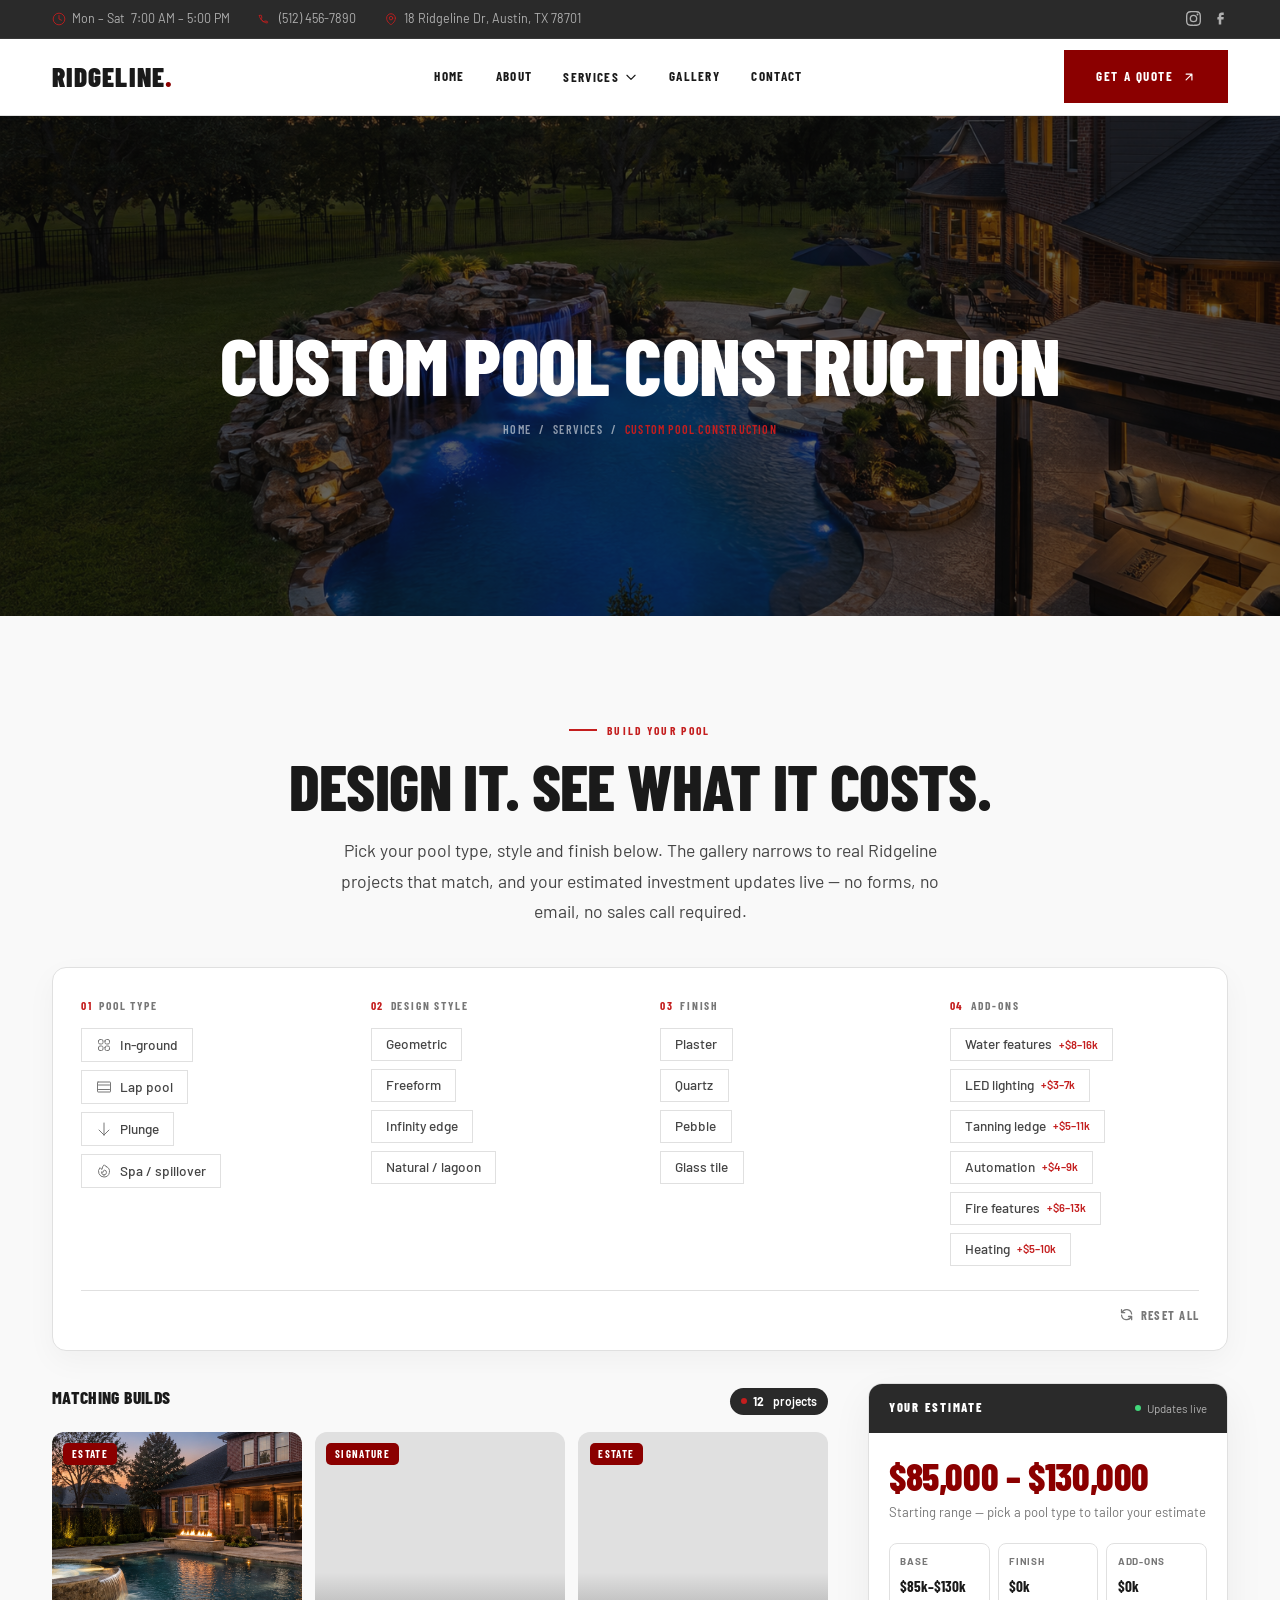
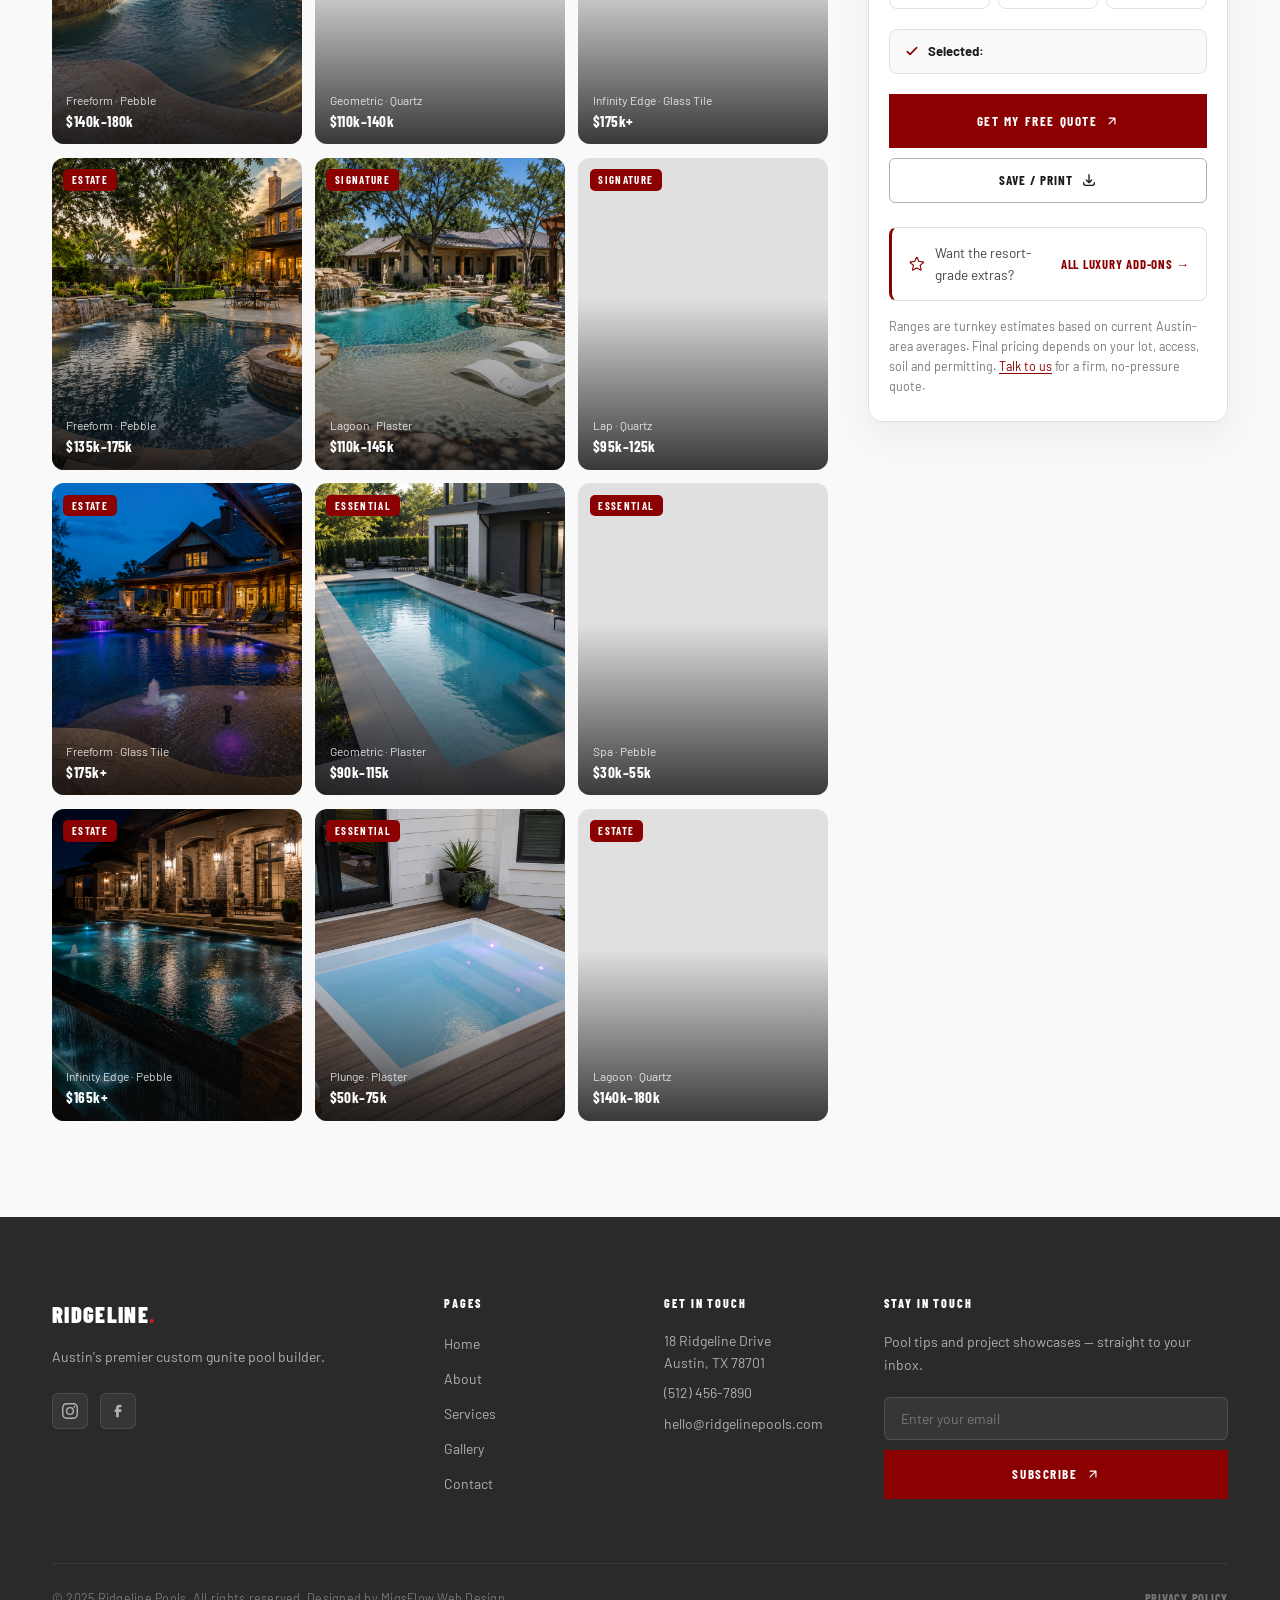
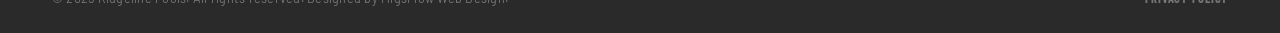
<file: html/services/custom-builds.html>
<!DOCTYPE html>
<html lang="en">
<head>
  <meta charset="UTF-8">
  <meta name="viewport" content="width=device-width, initial-scale=1.0">
  <meta name="description" content="Custom gunite pool construction in Austin by Ridgeline Pools. Build your pool by type, style and finish, browse matching projects, and see a real price range — instantly.">
  <title>Custom Pool Construction | Ridgeline Pools — Austin, TX</title>

  <link rel="preconnect" href="https://fonts.googleapis.com">
  <link rel="preconnect" href="https://fonts.gstatic.com" crossorigin>

  <link rel="stylesheet" href="../../global.css">
  <link rel="stylesheet" href="../../nav-hero.css">
  <link rel="stylesheet" href="../../css/custom-builds.css">
</head>
<body>

  <!-- TOPBAR -->
  <div id="topbar">
    <div class="container topbar-inner">
      <div class="topbar-info">
        <span class="topbar-item"><svg xmlns="http://www.w3.org/2000/svg" fill="none" viewBox="0 0 24 24" stroke="currentColor"><circle cx="12" cy="12" r="10" stroke-width="1.5"/><path stroke-linecap="round" stroke-linejoin="round" stroke-width="1.5" d="M12 6v6l4 2"/></svg>Mon – Sat &nbsp;7:00 AM – 5:00 PM</span>
        <span class="topbar-item"><svg xmlns="http://www.w3.org/2000/svg" fill="none" viewBox="0 0 24 24" stroke="currentColor"><path stroke-linecap="round" stroke-linejoin="round" stroke-width="1.5" d="M2.25 6.338c0-.414.336-.75.75-.75h2.25a.75.75 0 0 1 .743.647l.63 4.2a.75.75 0 0 1-.44.813l-1.27.508a11.25 11.25 0 0 0 5.38 5.38l.508-1.27a.75.75 0 0 1 .814-.44l4.2.63a.75.75 0 0 1 .647.743V18a.75.75 0 0 1-.75.75C9.716 18.75 2.25 11.284 2.25 6.338Z"/></svg><a href="tel:+15124567890">(512) 456-7890</a></span>
        <span class="topbar-item"><svg xmlns="http://www.w3.org/2000/svg" fill="none" viewBox="0 0 24 24" stroke="currentColor"><path stroke-linecap="round" stroke-linejoin="round" stroke-width="1.5" d="M15 10.5a3 3 0 1 1-6 0 3 3 0 0 1 6 0Z"/><path stroke-linecap="round" stroke-linejoin="round" stroke-width="1.5" d="M19.5 10.5c0 7.142-7.5 11.25-7.5 11.25S4.5 17.642 4.5 10.5a7.5 7.5 0 1 1 15 0Z"/></svg><a href="https://maps.google.com" target="_blank" rel="noopener">18 Ridgeline Dr, Austin, TX 78701</a></span>
      </div>
      <div class="topbar-social">
        <a href="#" aria-label="Instagram"><svg xmlns="http://www.w3.org/2000/svg" viewBox="0 0 24 24" fill="currentColor"><path d="M12 2.163c3.204 0 3.584.012 4.85.07 3.252.148 4.771 1.691 4.919 4.919.058 1.265.069 1.645.069 4.849 0 3.205-.012 3.584-.069 4.849-.149 3.225-1.664 4.771-4.919 4.919-1.266.058-1.644.07-4.85.07-3.204 0-3.584-.012-4.849-.07-3.26-.149-4.771-1.699-4.919-4.92-.058-1.265-.07-1.644-.07-4.849 0-3.204.013-3.583.07-4.849.149-3.227 1.664-4.771 4.919-4.919 1.266-.057 1.645-.069 4.849-.069zM12 0C8.741 0 8.333.014 7.053.072 2.695.272.273 2.69.073 7.052.014 8.333 0 8.741 0 12c0 3.259.014 3.668.072 4.948.2 4.358 2.618 6.78 6.98 6.98C8.333 23.986 8.741 24 12 24c3.259 0 3.668-.014 4.948-.072 4.354-.2 6.782-2.618 6.979-6.98.059-1.28.073-1.689.073-4.948 0-3.259-.014-3.667-.072-4.947-.196-4.354-2.617-6.78-6.979-6.98C15.668.014 15.259 0 12 0zm0 5.838a6.162 6.162 0 100 12.324 6.162 6.162 0 000-12.324zM12 16a4 4 0 110-8 4 4 0 010 8zm6.406-11.845a1.44 1.44 0 100 2.881 1.44 1.44 0 000-2.881z"/></svg></a>
        <a href="#" aria-label="Facebook"><svg xmlns="http://www.w3.org/2000/svg" viewBox="0 0 24 24" fill="currentColor"><path d="M9.198 21.5h4v-8.01h3.604l.396-3.98h-4V7.5a1 1 0 0 1 1-1h3v-4h-3a5 5 0 0 0-5 5v2.01h-2l-.396 3.98h2.396v8.01Z"/></svg></a>
      </div>
    </div>
  </div>

  <!-- NAVBAR -->
  <header id="navbar">
    <div class="container nav-inner">

      <a href="../../index.html" class="nav-logo" aria-label="Ridgeline Pools — Home">
        RIDGELINE<span>.</span>
      </a>

      <nav aria-label="Main navigation">
        <ul class="nav-links">
          <li><a href="../../index.html">Home</a></li>
          <li><a href="../about.html">About</a></li>
          <li>
            <button class="nav-drop-toggle" aria-expanded="false" aria-haspopup="true">
              Services
              <svg class="nav-chevron" xmlns="http://www.w3.org/2000/svg" fill="none"
                   viewBox="0 0 24 24" stroke="currentColor" aria-hidden="true">
                <path stroke-linecap="round" stroke-linejoin="round" stroke-width="2" d="M19 9l-7 7-7-7"/>
              </svg>
            </button>
            <ul class="nav-dropdown" role="menu">
              <li role="none"><a href="custom-builds.html" role="menuitem" class="is-active">Custom Pool Construction</a></li>
              <li role="none"><a href="renovations.html" role="menuitem">Remodeling &amp; Renovation</a></li>
              <li role="none"><a href="add-ons.html" role="menuitem">Luxury Features &amp; Add-Ons</a></li>
              <li role="none"><a href="../services.html" role="menuitem">View All Services</a></li>
            </ul>
          </li>
          <li><a href="../gallery.html">Gallery</a></li>
          <li><a href="../contact.html">Contact</a></li>
        </ul>
      </nav>

      <div class="nav-cta">
        <a href="../quote.html" class="btn-primary">
          Get a Quote
          <svg class="btn-icon" xmlns="http://www.w3.org/2000/svg" fill="none"
               viewBox="0 0 24 24" stroke="currentColor" aria-hidden="true">
            <path stroke-linecap="round" stroke-linejoin="round" stroke-width="2" d="M7 17L17 7M17 7H7M17 7v10"/>
          </svg>
        </a>
      </div>

      <button class="nav-hamburger" aria-expanded="false" aria-label="Open navigation menu" aria-controls="mobile-drawer">
        <span></span><span></span><span></span>
      </button>

      <nav class="nav-drawer" id="mobile-drawer" aria-label="Mobile navigation">
        <ul>
          <li><a href="../../index.html">Home</a></li>
          <li><a href="../about.html">About</a></li>
          <li>
            <button class="nav-drop-toggle" aria-expanded="false">
              Services
              <svg class="nav-chevron" xmlns="http://www.w3.org/2000/svg" fill="none"
                   viewBox="0 0 24 24" stroke="currentColor" aria-hidden="true">
                <path stroke-linecap="round" stroke-linejoin="round" stroke-width="2" d="M19 9l-7 7-7-7"/>
              </svg>
            </button>
            <ul class="nav-sub">
              <li><a href="custom-builds.html">Custom Pool Construction</a></li>
              <li><a href="renovations.html">Remodeling &amp; Renovation</a></li>
              <li><a href="add-ons.html">Luxury Features &amp; Add-Ons</a></li>
              <li><a href="../services.html">View All Services</a></li>
            </ul>
          </li>
          <li><a href="../gallery.html">Gallery</a></li>
          <li><a href="../contact.html">Contact</a></li>
        </ul>
        <div class="nav-drawer-cta">
          <a href="../quote.html" class="btn-primary">
            Get a Quote
            <svg class="btn-icon" xmlns="http://www.w3.org/2000/svg" fill="none"
                 viewBox="0 0 24 24" stroke="currentColor" aria-hidden="true">
              <path stroke-linecap="round" stroke-linejoin="round" stroke-width="2" d="M7 17L17 7M17 7H7M17 7v10"/>
            </svg>
          </a>
        </div>
      </nav>

    </div>
  </header>
  <div class="nav-overlay" aria-hidden="true"></div>

  <main>

    <!-- PAGE HERO -->
    <section class="page-hero">
      <div class="page-hero-bg" aria-hidden="true">
        <picture>
          <source media="(max-width:767px)" srcset="../../images/custom-builds/custom-builds-hero.png">
          <source media="(min-width:768px)" srcset="../../images/custom-builds/custom-builds-hero.png">
          <img src="../../images/custom-builds/custom-builds-hero.png" alt="" width="1920" height="700" loading="eager" decoding="async">
        </picture>
      </div>
      <div class="page-hero-overlay" aria-hidden="true"></div>
      <div class="container page-hero-content">
        <h1>Custom Pool Construction</h1>
        <div class="page-hero-breadcrumb">
          <a href="../../index.html">Home</a>
          <span>/</span>
          <a href="../services.html">Services</a>
          <span>/</span>
          <span class="current">Custom Pool Construction</span>
        </div>
      </div>
    </section>

    <!-- =====================================================================
       CONFIGURATOR — build your pool, browse matches, see a live budget
    ====================================================================== -->
    <section id="configurator" class="section-padding">
      <div class="container">

        <!-- Header -->
        <div class="cfg-header reveal fade-up">
          <p class="eyebrow">Build Your Pool</p>
          <h2>Design It. See What It Costs.</h2>
          <p class="cfg-subtext">
            Pick your pool type, style and finish below. The gallery narrows to real
            Ridgeline projects that match, and your estimated investment updates live —
            no forms, no email, no sales call required.
          </p>
        </div>

        <!-- Filter toolbar -->
        <div class="cfg-toolbar" role="group" aria-label="Pool configurator filters">

          <!-- Pool Type -->
          <div class="cfg-group">
            <span class="cfg-group-label"><b>01</b>Pool Type</span>
            <div class="cfg-pills">
              <button type="button" class="cfg-pill" aria-pressed="false" data-group="type" data-value="inground" data-label="In-ground" data-min="85000" data-max="130000">
                <svg xmlns="http://www.w3.org/2000/svg" fill="none" viewBox="0 0 24 24" stroke="currentColor" aria-hidden="true"><path stroke-linecap="round" stroke-linejoin="round" stroke-width="1.5" d="M3.75 6A2.25 2.25 0 016 3.75h2.25A2.25 2.25 0 0110.5 6v2.25a2.25 2.25 0 01-2.25 2.25H6a2.25 2.25 0 01-2.25-2.25V6zM3.75 15.75A2.25 2.25 0 016 13.5h2.25a2.25 2.25 0 012.25 2.25V18a2.25 2.25 0 01-2.25 2.25H6A2.25 2.25 0 013.75 18v-2.25zM13.5 6a2.25 2.25 0 012.25-2.25H18A2.25 2.25 0 0120.25 6v2.25A2.25 2.25 0 0118 10.5h-2.25a2.25 2.25 0 01-2.25-2.25V6zM13.5 15.75a2.25 2.25 0 012.25-2.25H18a2.25 2.25 0 012.25 2.25V18A2.25 2.25 0 0118 20.25h-2.25A2.25 2.25 0 0113.5 18v-2.25z"/></svg>
                In-ground
              </button>
              <button type="button" class="cfg-pill" aria-pressed="false" data-group="type" data-value="lap" data-label="Lap pool" data-min="70000" data-max="110000">
                <svg xmlns="http://www.w3.org/2000/svg" fill="none" viewBox="0 0 24 24" stroke="currentColor" aria-hidden="true"><path stroke-linecap="round" stroke-linejoin="round" stroke-width="1.5" d="M3.75 9h16.5m-16.5 6.75h16.5M3 4.5h18a.75.75 0 01.75.75v13.5a.75.75 0 01-.75.75H3a.75.75 0 01-.75-.75V5.25A.75.75 0 013 4.5z"/></svg>
                Lap pool
              </button>
              <button type="button" class="cfg-pill" aria-pressed="false" data-group="type" data-value="plunge" data-label="Plunge pool" data-min="45000" data-max="75000">
                <svg xmlns="http://www.w3.org/2000/svg" fill="none" viewBox="0 0 24 24" stroke="currentColor" aria-hidden="true"><path stroke-linecap="round" stroke-linejoin="round" stroke-width="1.5" d="M19.5 13.5L12 21m0 0l-7.5-7.5M12 21V3"/></svg>
                Plunge
              </button>
              <button type="button" class="cfg-pill" aria-pressed="false" data-group="type" data-value="spa" data-label="Spa / spillover" data-min="18000" data-max="40000">
                <svg xmlns="http://www.w3.org/2000/svg" fill="none" viewBox="0 0 24 24" stroke="currentColor" aria-hidden="true"><path stroke-linecap="round" stroke-linejoin="round" stroke-width="1.5" d="M15.362 5.214A8.252 8.252 0 0112 21 8.25 8.25 0 016.038 7.048 8.287 8.287 0 009 9.6a8.983 8.983 0 013.361-6.867 8.21 8.21 0 003 2.48z"/><path stroke-linecap="round" stroke-linejoin="round" stroke-width="1.5" d="M12 18a3.75 3.75 0 00.495-7.467 5.99 5.99 0 00-1.925 3.546 5.974 5.974 0 01-2.133-1A3.75 3.75 0 0012 18z"/></svg>
                Spa / spillover
              </button>
            </div>
          </div>

          <!-- Design Style -->
          <div class="cfg-group">
            <span class="cfg-group-label"><b>02</b>Design Style</span>
            <div class="cfg-pills">
              <button type="button" class="cfg-pill" aria-pressed="false" data-group="style" data-value="geometric" data-label="Geometric" data-min="0" data-max="0">Geometric</button>
              <button type="button" class="cfg-pill" aria-pressed="false" data-group="style" data-value="freeform" data-label="Freeform" data-min="5000" data-max="12000">Freeform</button>
              <button type="button" class="cfg-pill" aria-pressed="false" data-group="style" data-value="infinity" data-label="Infinity edge" data-min="18000" data-max="35000">Infinity edge</button>
              <button type="button" class="cfg-pill" aria-pressed="false" data-group="style" data-value="lagoon" data-label="Natural / lagoon" data-min="8000" data-max="18000">Natural / lagoon</button>
            </div>
          </div>

          <!-- Finish -->
          <div class="cfg-group">
            <span class="cfg-group-label"><b>03</b>Finish</span>
            <div class="cfg-pills">
              <button type="button" class="cfg-pill" aria-pressed="false" data-group="finish" data-value="plaster" data-label="Plaster" data-min="0" data-max="6000">Plaster</button>
              <button type="button" class="cfg-pill" aria-pressed="false" data-group="finish" data-value="quartz" data-label="Quartz" data-min="6000" data-max="14000">Quartz</button>
              <button type="button" class="cfg-pill" aria-pressed="false" data-group="finish" data-value="pebble" data-label="Pebble" data-min="8000" data-max="18000">Pebble</button>
              <button type="button" class="cfg-pill" aria-pressed="false" data-group="finish" data-value="tile" data-label="Glass tile" data-min="15000" data-max="40000">Glass tile</button>
            </div>
            <div class="cfg-finish-preview" id="cfgFinishPreview" aria-live="polite" hidden></div>
          </div>

          <!-- Add-ons -->
          <div class="cfg-group">
            <span class="cfg-group-label"><b>04</b>Add-Ons</span>
            <div class="cfg-pills">
              <button type="button" class="cfg-pill" aria-pressed="false" data-group="addon" data-value="water" data-label="Water features" data-min="8000" data-max="16000">Water&nbsp;features <small>+$8–16k</small></button>
              <button type="button" class="cfg-pill" aria-pressed="false" data-group="addon" data-value="lighting" data-label="LED lighting" data-min="3000" data-max="7000">LED&nbsp;lighting <small>+$3–7k</small></button>
              <button type="button" class="cfg-pill" aria-pressed="false" data-group="addon" data-value="tanning" data-label="Tanning ledge" data-min="5000" data-max="11000">Tanning&nbsp;ledge <small>+$5–11k</small></button>
              <button type="button" class="cfg-pill" aria-pressed="false" data-group="addon" data-value="automation" data-label="Automation" data-min="4000" data-max="9000">Automation <small>+$4–9k</small></button>
              <button type="button" class="cfg-pill" aria-pressed="false" data-group="addon" data-value="fire" data-label="Fire features" data-min="6000" data-max="13000">Fire&nbsp;features <small>+$6–13k</small></button>
              <button type="button" class="cfg-pill" aria-pressed="false" data-group="addon" data-value="heating" data-label="Heating" data-min="5000" data-max="10000">Heating <small>+$5–10k</small></button>
            </div>
          </div>

          <div class="cfg-toolbar-foot">
            <button type="button" class="cfg-reset" id="cfgReset">
              <svg xmlns="http://www.w3.org/2000/svg" fill="none" viewBox="0 0 24 24" stroke="currentColor" aria-hidden="true"><path stroke-linecap="round" stroke-linejoin="round" stroke-width="2" d="M4 4v5h.582m15.356 2A8.001 8.001 0 004.582 9m0 0H9m11 11v-5h-.581m0 0a8.003 8.003 0 01-15.357-2m15.357 2H15"/></svg>
              Reset all
            </button>
          </div>

        </div>
        <!-- /cfg-toolbar -->


        <!-- Main: pinned estimate + gallery -->
        <div class="cfg-main">

          <!-- Estimate (DOM-first so it shows above the gallery on mobile;
               placed into the right column on desktop) -->
          <aside class="cfg-estimate" aria-label="Live price estimate">
            <div class="cfg-est-head">
              <span class="cfg-est-title">Your Estimate</span>
              <span class="cfg-est-live"><span class="cfg-count-dot" aria-hidden="true"></span>Updates live</span>
            </div>
            <div class="cfg-est-body">
              <p class="cfg-est-range" id="cfgRange">$85,000 – $130,000</p>
              <p class="cfg-est-note" id="cfgNote">Starting range — pick a pool type to tailor your estimate</p>

              <div class="cfg-breakdown">
                <div class="cfg-box">
                  <span class="cfg-box-label">Base</span>
                  <span class="cfg-box-val" id="cfgBaseVal">$85k–130k</span>
                </div>
                <div class="cfg-box">
                  <span class="cfg-box-label">Finish</span>
                  <span class="cfg-box-val" id="cfgFinishVal">$0k</span>
                </div>
                <div class="cfg-box">
                  <span class="cfg-box-label">Add-ons</span>
                  <span class="cfg-box-val" id="cfgAddonVal">$0k</span>
                </div>
              </div>

              <div class="cfg-selected" id="cfgSelected" hidden>
                <svg xmlns="http://www.w3.org/2000/svg" viewBox="0 0 24 24" fill="none" stroke="currentColor" aria-hidden="true"><path stroke-linecap="round" stroke-linejoin="round" stroke-width="2.5" d="M5 13l4 4L19 7"/></svg>
                <span><b>Selected:</b> <span id="cfgSelectedList"></span></span>
              </div>

              <div class="cfg-est-actions">
                <a href="../quote.html" class="btn-primary cfg-quote-btn">
                  Get my free quote
                  <svg class="btn-icon" xmlns="http://www.w3.org/2000/svg" fill="none" viewBox="0 0 24 24" stroke="currentColor" aria-hidden="true"><path stroke-linecap="round" stroke-linejoin="round" stroke-width="2" d="M7 17L17 7M17 7H7M17 7v10"/></svg>
                </a>
                <button type="button" class="cfg-save-btn" id="cfgSave">
                  Save / print
                  <svg xmlns="http://www.w3.org/2000/svg" fill="none" viewBox="0 0 24 24" stroke="currentColor" aria-hidden="true"><path stroke-linecap="round" stroke-linejoin="round" stroke-width="2" d="M4 16v1a3 3 0 003 3h10a3 3 0 003-3v-1m-4-4l-4 4m0 0l-4-4m4 4V4"/></svg>
                </button>
              </div>

              <div class="cfg-luxury">
                <svg xmlns="http://www.w3.org/2000/svg" fill="none" viewBox="0 0 24 24" stroke="currentColor" aria-hidden="true"><path stroke-linecap="round" stroke-linejoin="round" stroke-width="1.5" d="M11.48 3.499a.562.562 0 011.04 0l2.125 5.111a.563.563 0 00.475.345l5.518.442c.499.04.701.663.321.988l-4.204 3.602a.563.563 0 00-.182.557l1.285 5.385a.562.562 0 01-.84.61l-4.725-2.885a.563.563 0 00-.586 0L6.982 20.54a.562.562 0 01-.84-.61l1.285-5.386a.562.562 0 00-.182-.557l-4.204-3.602a.563.563 0 01.321-.988l5.518-.442a.563.563 0 00.475-.345L11.48 3.5z"/></svg>
                <span>Want the resort-grade extras?</span>
                <a href="add-ons.html">All luxury add-ons →</a>
              </div>

              <p class="cfg-disclaimer">
                Ranges are turnkey estimates based on current Austin-area averages.
                Final pricing depends on your lot, access, soil and permitting.
                <a href="../quote.html">Talk to us</a> for a firm, no-pressure quote.
              </p>
            </div>
          </aside>
          <!-- /cfg-estimate -->


          <!-- Results -->
          <div class="cfg-results">
            <div class="cfg-results-head">
              <span class="cfg-results-title">Matching Builds</span>
              <span class="cfg-count-pill"><span class="cfg-count-dot" aria-hidden="true"></span><b id="cfgCount">12</b>&nbsp;projects</span>
            </div>

            <div class="cfg-gallery">

              <article class="cfg-card" data-type="inground" data-style="freeform" data-finish="pebble" data-addons="water,lighting,fire">
                <img src="../../images/custom-builds/calc-1.png" alt="Freeform pebble-finish pool with water and fire features" loading="lazy" decoding="async">
                <span class="cfg-card-badge">Estate</span>
                <span class="cfg-card-cap"><span class="cfg-card-meta">Freeform · Pebble</span><span class="cfg-card-tier">$140k–180k</span></span>
              </article>

              <article class="cfg-card" data-type="inground" data-style="geometric" data-finish="quartz" data-addons="lighting,tanning">
                <img src="../../images/custom-builds/calc-2.png" alt="Geometric quartz-finish pool with tanning ledge" loading="lazy" decoding="async">
                <span class="cfg-card-badge">Signature</span>
                <span class="cfg-card-cap"><span class="cfg-card-meta">Geometric · Quartz</span><span class="cfg-card-tier">$110k–140k</span></span>
              </article>

              <article class="cfg-card" data-type="inground" data-style="infinity" data-finish="tile" data-addons="water,lighting,fire">
                <img src="../../images/custom-builds/calc-3.png" alt="Infinity-edge glass-tile pool at sunset" loading="lazy" decoding="async">
                <span class="cfg-card-badge">Estate</span>
                <span class="cfg-card-cap"><span class="cfg-card-meta">Infinity edge · Glass tile</span><span class="cfg-card-tier">$175k+</span></span>
              </article>

              <article class="cfg-card" data-type="inground" data-style="freeform" data-finish="pebble" data-addons="water,fire">
                <img src="../../images/custom-builds/calc-4.png" alt="Freeform pebble pool with water feature" loading="lazy" decoding="async">
                <span class="cfg-card-badge">Estate</span>
                <span class="cfg-card-cap"><span class="cfg-card-meta">Freeform · Pebble</span><span class="cfg-card-tier">$135k–175k</span></span>
              </article>

              <article class="cfg-card" data-type="inground" data-style="lagoon" data-finish="plaster" data-addons="water,lighting,tanning">
                <img src="../../images/custom-builds/calc-5.png" alt="Natural lagoon-style pool" loading="lazy" decoding="async">
                <span class="cfg-card-badge">Signature</span>
                <span class="cfg-card-cap"><span class="cfg-card-meta">Lagoon · Plaster</span><span class="cfg-card-tier">$110k–145k</span></span>
              </article>

              <article class="cfg-card" data-type="lap" data-style="geometric" data-finish="quartz" data-addons="lighting,automation">
                <img src="../../images/custom-builds/calc-6.png" alt="Geometric lap pool with automation" loading="lazy" decoding="async">
                <span class="cfg-card-badge">Signature</span>
                <span class="cfg-card-cap"><span class="cfg-card-meta">Lap · Quartz</span><span class="cfg-card-tier">$95k–125k</span></span>
              </article>

              <article class="cfg-card" data-type="inground" data-style="freeform" data-finish="tile" data-addons="water,lighting,fire,tanning">
                <img src="../../images/custom-builds/calc-7.png" alt="Luxury freeform pool with fire features and tanning ledge" loading="lazy" decoding="async">
                <span class="cfg-card-badge">Estate</span>
                <span class="cfg-card-cap"><span class="cfg-card-meta">Freeform · Glass tile</span><span class="cfg-card-tier">$175k+</span></span>
              </article>

              <article class="cfg-card" data-type="inground" data-style="geometric" data-finish="plaster" data-addons="automation,lighting">
                <img src="../../images/custom-builds/calc-8.png" alt="Modern geometric plaster pool" loading="lazy" decoding="async">
                <span class="cfg-card-badge">Essential</span>
                <span class="cfg-card-cap"><span class="cfg-card-meta">Geometric · Plaster</span><span class="cfg-card-tier">$90k–115k</span></span>
              </article>

              <article class="cfg-card" data-type="spa" data-style="geometric" data-finish="pebble" data-addons="lighting,automation,heating">
                <img src="../../images/custom-builds/calc-9.png" alt="Spillover spa with heating and automation" loading="lazy" decoding="async">
                <span class="cfg-card-badge">Essential</span>
                <span class="cfg-card-cap"><span class="cfg-card-meta">Spa · Pebble</span><span class="cfg-card-tier">$30k–55k</span></span>
              </article>

              <article class="cfg-card" data-type="inground" data-style="infinity" data-finish="pebble" data-addons="water,lighting,fire">
                <img src="../../images/custom-builds/calc-10.png" alt="Infinity-edge pebble pool with water features" loading="lazy" decoding="async">
                <span class="cfg-card-badge">Estate</span>
                <span class="cfg-card-cap"><span class="cfg-card-meta">Infinity edge · Pebble</span><span class="cfg-card-tier">$165k+</span></span>
              </article>

              <article class="cfg-card" data-type="plunge" data-style="geometric" data-finish="plaster" data-addons="lighting">
                <img src="../../images/custom-builds/calc-11.png" alt="Modern plunge pool" loading="lazy" decoding="async">
                <span class="cfg-card-badge">Essential</span>
                <span class="cfg-card-cap"><span class="cfg-card-meta">Plunge · Plaster</span><span class="cfg-card-tier">$50k–75k</span></span>
              </article>

              <article class="cfg-card" data-type="inground" data-style="lagoon" data-finish="quartz" data-addons="water,tanning,fire">
                <img src="../../images/custom-builds/calc-12.png" alt="Lagoon-style pool with water and fire features" loading="lazy" decoding="async">
                <span class="cfg-card-badge">Estate</span>
                <span class="cfg-card-cap"><span class="cfg-card-meta">Lagoon · Quartz</span><span class="cfg-card-tier">$140k–180k</span></span>
              </article>

            </div>
            <!-- /cfg-gallery -->

            <div class="cfg-noresults" id="cfgNoResults" hidden>
              <strong>No builds match those filters.</strong>
              Try removing a finish or add-on — or reset and start fresh.
            </div>
          </div>
          <!-- /cfg-results -->

        </div>
        <!-- /cfg-main -->

      </div>
    </section>
    <!-- /CONFIGURATOR -->

  </main>

  <!-- FOOTER -->
  <footer id="footer">
    <div class="container">
      <div class="footer-grid">
        <div class="footer-col footer-brand"><span class="footer-logo-text">RIDGELINE<span>.</span></span><p>Austin's premier custom gunite pool builder.</p><div class="footer-social"><a href="#" aria-label="Instagram"><svg xmlns="http://www.w3.org/2000/svg" viewBox="0 0 24 24" fill="currentColor"><path d="M12 2.163c3.204 0 3.584.012 4.85.07 3.252.148 4.771 1.691 4.919 4.919.058 1.265.069 1.645.069 4.849 0 3.205-.012 3.584-.069 4.849-.149 3.225-1.664 4.771-4.919 4.919-1.266.058-1.644.07-4.85.07-3.204 0-3.584-.012-4.849-.07-3.26-.149-4.771-1.699-4.919-4.92-.058-1.265-.07-1.644-.07-4.849 0-3.204.013-3.583.07-4.849.149-3.227 1.664-4.771 4.919-4.919 1.266-.057 1.645-.069 4.849-.069zM12 0C8.741 0 8.333.014 7.053.072 2.695.272.273 2.69.073 7.052.014 8.333 0 8.741 0 12c0 3.259.014 3.668.072 4.948.2 4.358 2.618 6.78 6.98 6.98C8.333 23.986 8.741 24 12 24c3.259 0 3.668-.014 4.948-.072 4.354-.2 6.782-2.618 6.979-6.98.059-1.28.073-1.689.073-4.948 0-3.259-.014-3.667-.072-4.947-.196-4.354-2.617-6.78-6.979-6.98C15.668.014 15.259 0 12 0zm0 5.838a6.162 6.162 0 100 12.324 6.162 6.162 0 000-12.324zM12 16a4 4 0 110-8 4 4 0 010 8zm6.406-11.845a1.44 1.44 0 100 2.881 1.44 1.44 0 000-2.881z"/></svg></a><a href="#" aria-label="Facebook"><svg xmlns="http://www.w3.org/2000/svg" viewBox="0 0 24 24" fill="currentColor"><path d="M9.198 21.5h4v-8.01h3.604l.396-3.98h-4V7.5a1 1 0 0 1 1-1h3v-4h-3a5 5 0 0 0-5 5v2.01h-2l-.396 3.98h2.396v8.01Z"/></svg></a></div></div>
        <div class="footer-col footer-nav"><h4>Pages</h4><ul><li><a href="../../index.html">Home</a></li><li><a href="../about.html">About</a></li><li><a href="../services.html">Services</a></li><li><a href="../gallery.html">Gallery</a></li><li><a href="../contact.html">Contact</a></li></ul></div>
        <div class="footer-col footer-contact"><h4>Get In Touch</h4><address><p>18 Ridgeline Drive<br>Austin, TX 78701</p><a href="tel:+15124567890">(512) 456-7890</a><a href="mailto:hello@ridgelinepools.com">hello@ridgelinepools.com</a></address></div>
        <div class="footer-col footer-newsletter"><h4>Stay In Touch</h4><p>Pool tips and project showcases — straight to your inbox.</p><form class="footer-form" action="#" method="POST"><label for="footer-email-cb" class="sr-only">Email</label><input type="email" id="footer-email-cb" name="email" placeholder="Enter your email" autocomplete="email" required><button type="submit" class="btn-primary">Subscribe <svg class="btn-icon" xmlns="http://www.w3.org/2000/svg" fill="none" viewBox="0 0 24 24" stroke="currentColor"><path stroke-linecap="round" stroke-linejoin="round" stroke-width="2" d="M7 17L17 7M17 7H7M17 7v10"/></svg></button></form></div>
      </div>
      <div class="footer-bottom"><p>&copy; 2025 Ridgeline Pools. All rights reserved. Designed by MigsFlow Web Design.</p><a href="../privacy-policy.html" class="footer-privacy">Privacy Policy</a></div>
    </div>
  </footer>

  <button id="scrollTop" class="scroll-top-btn" aria-label="Scroll to top"><svg xmlns="http://www.w3.org/2000/svg" fill="none" viewBox="0 0 24 24" stroke="currentColor"><path stroke-linecap="round" stroke-linejoin="round" stroke-width="2" d="M5 15l7-7 7 7"/></svg></button>

  <script defer src="../../main.js"></script>
  <script defer src="../../js/custom-builds.js"></script>
</body>
</html>
</file>
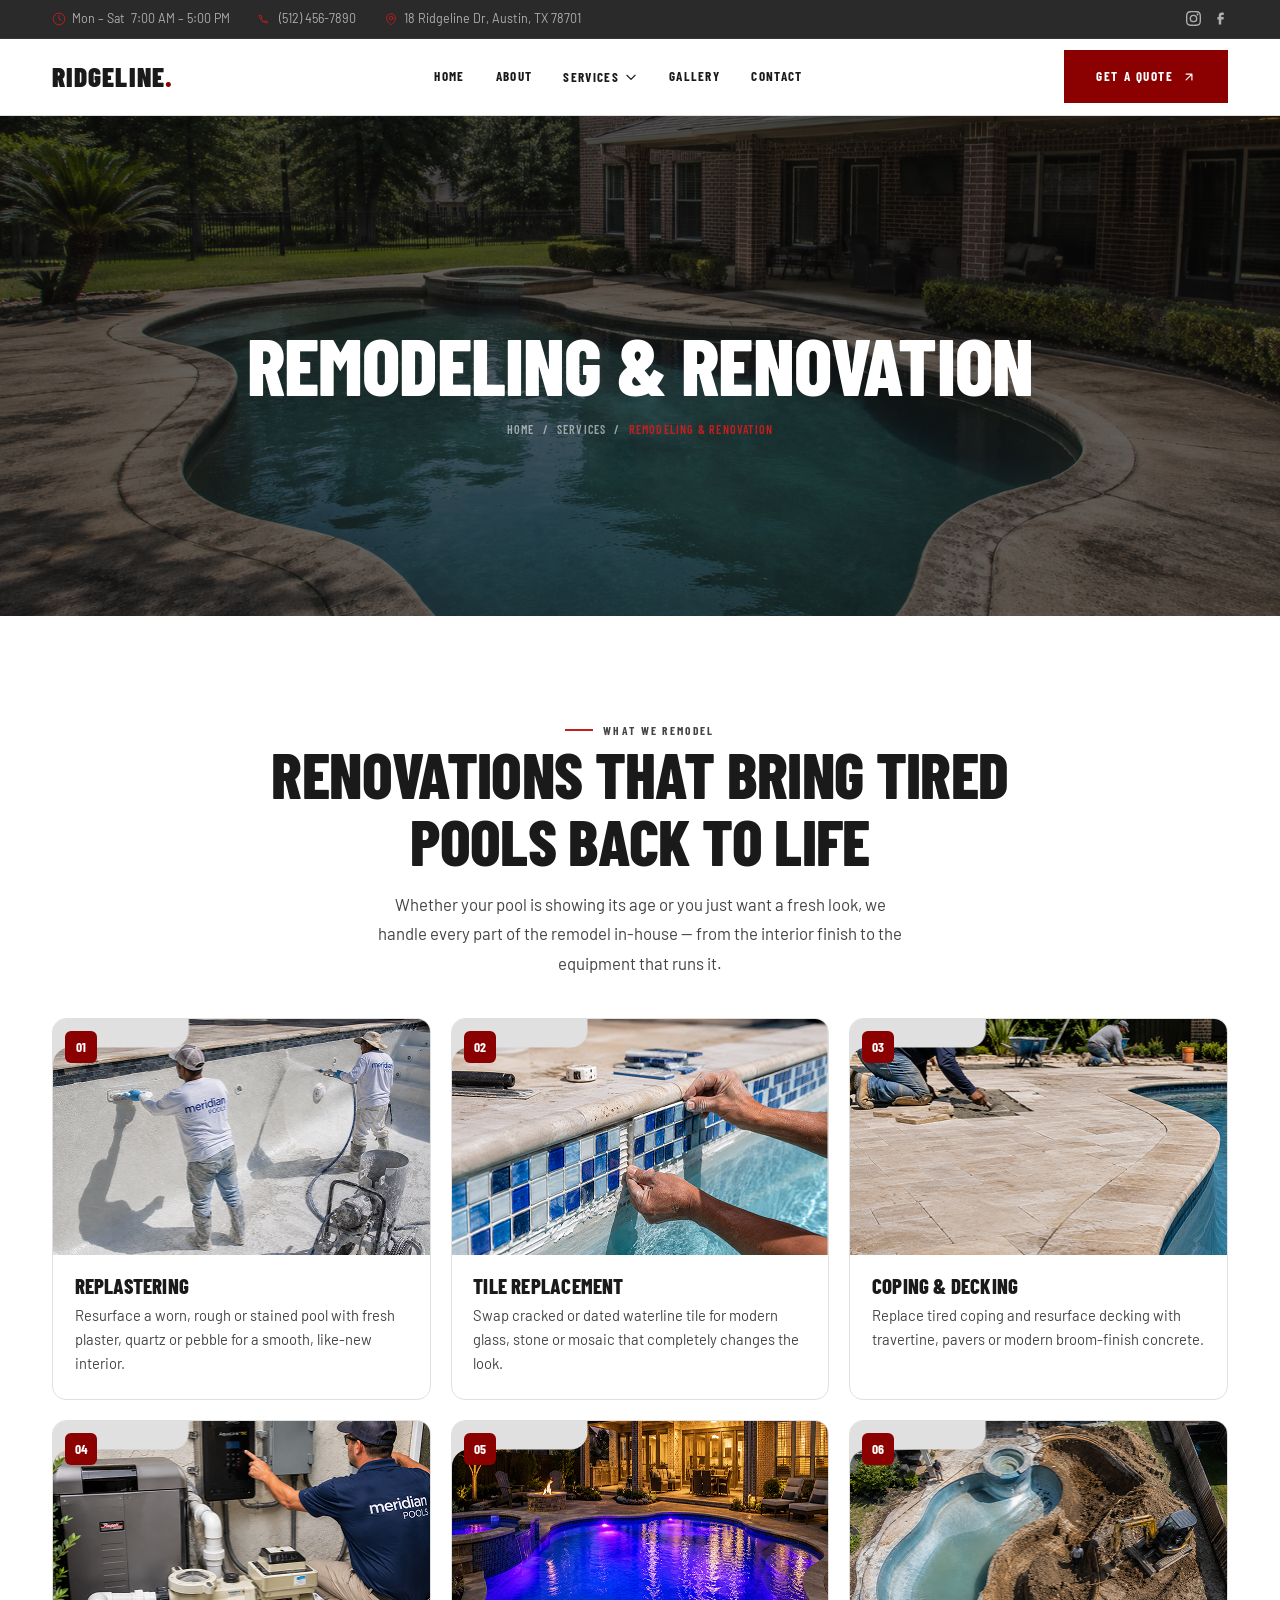
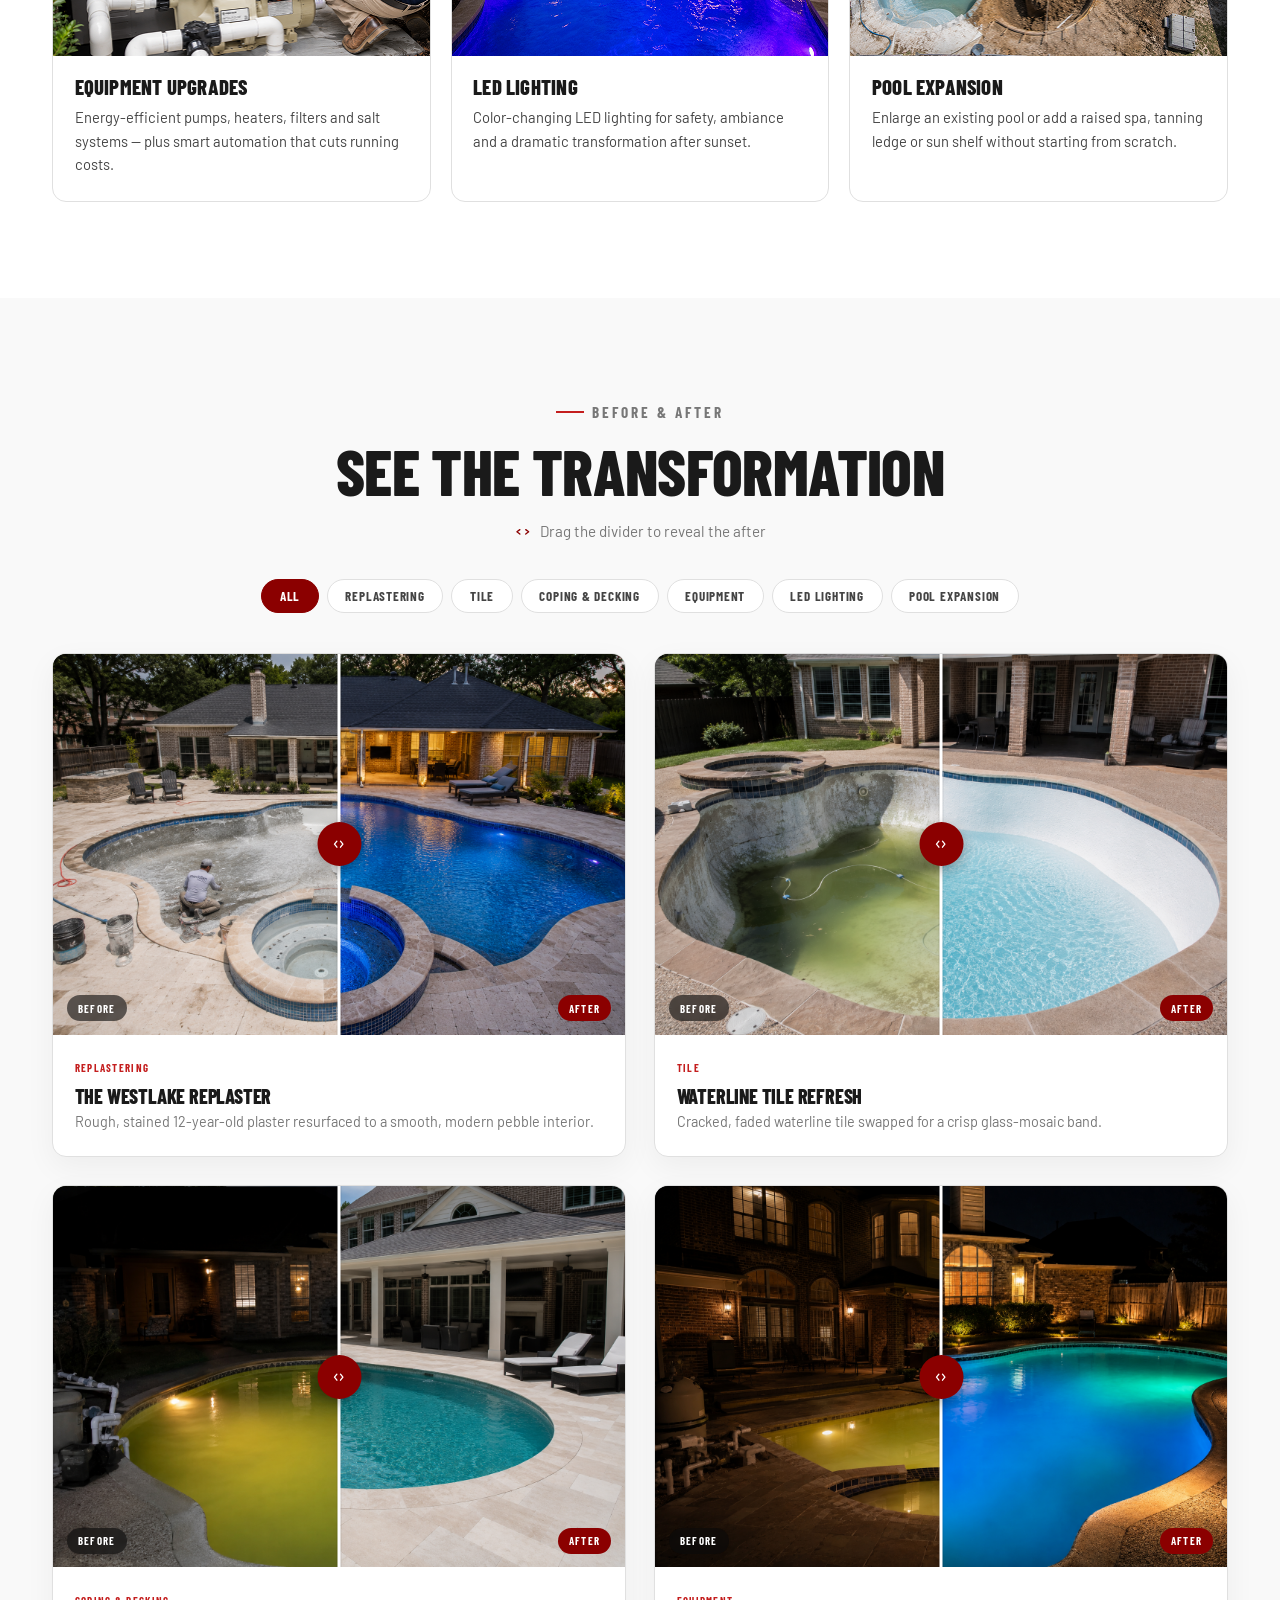
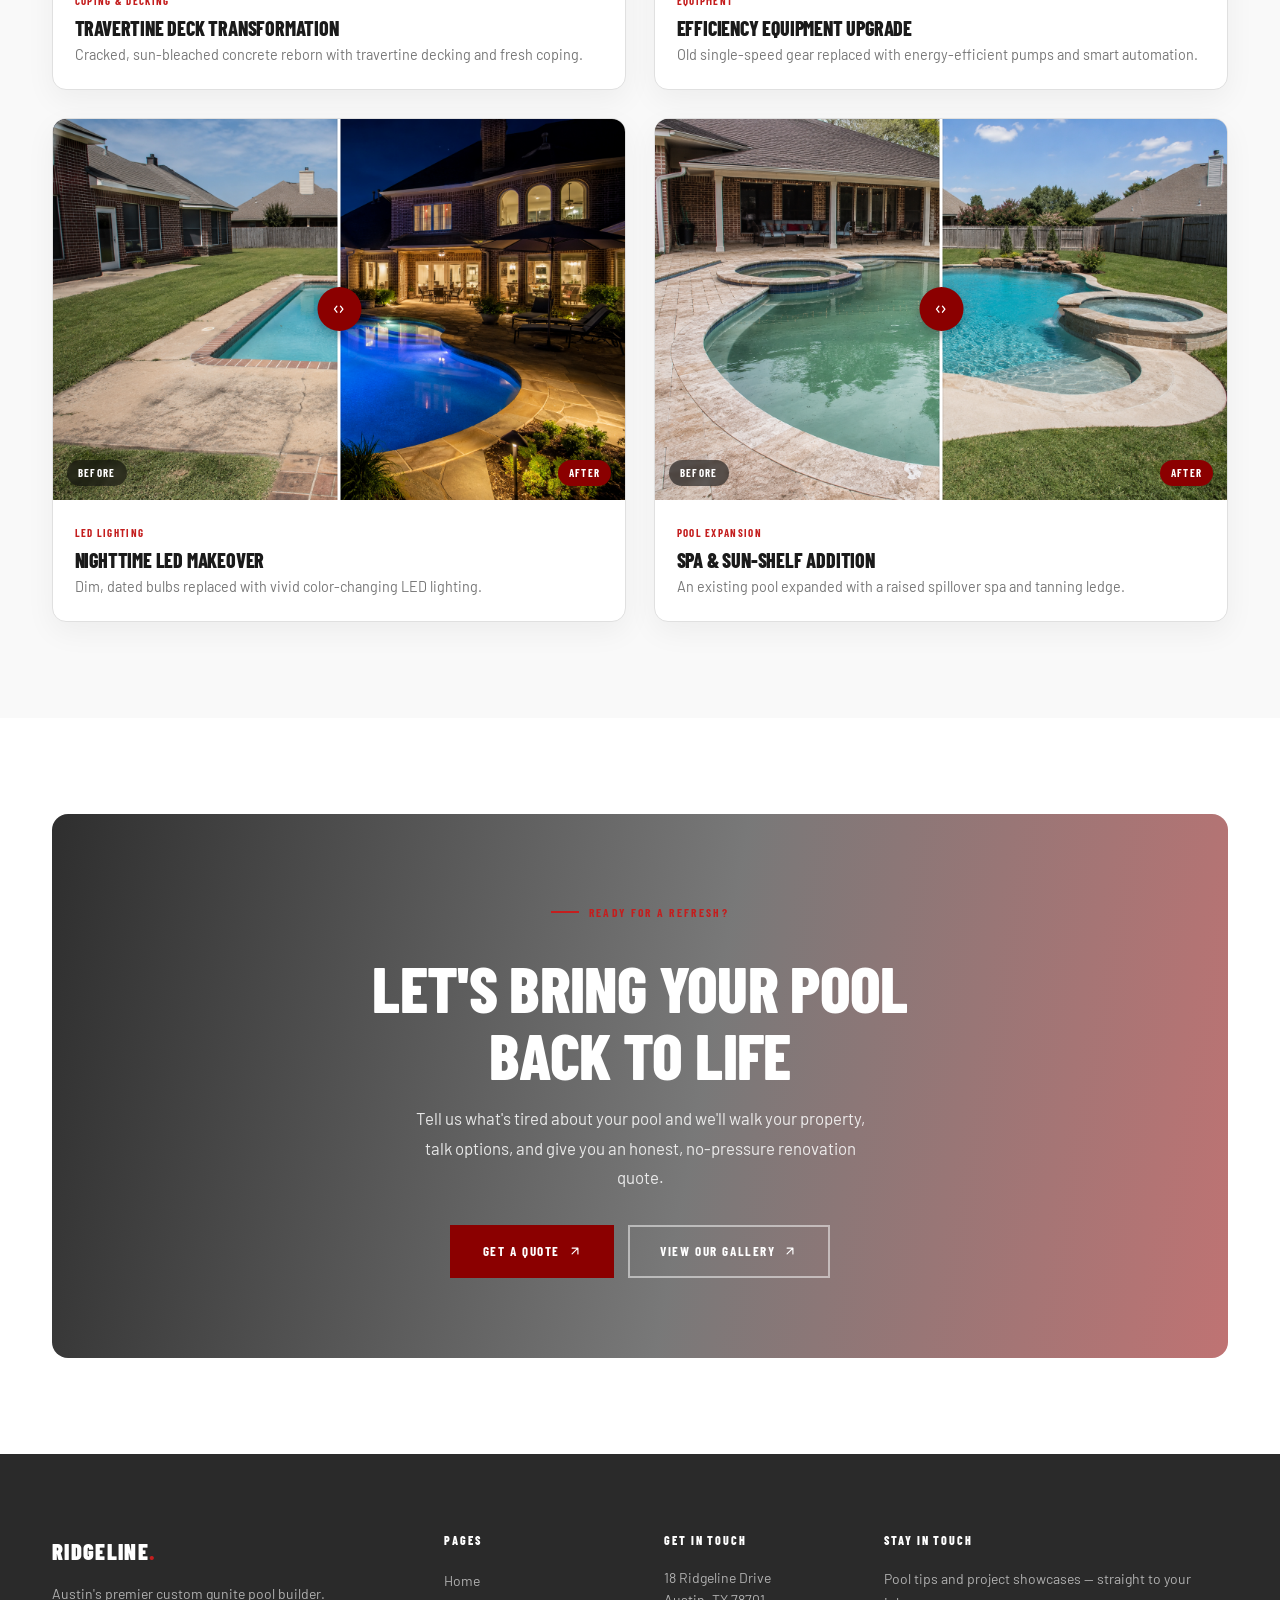
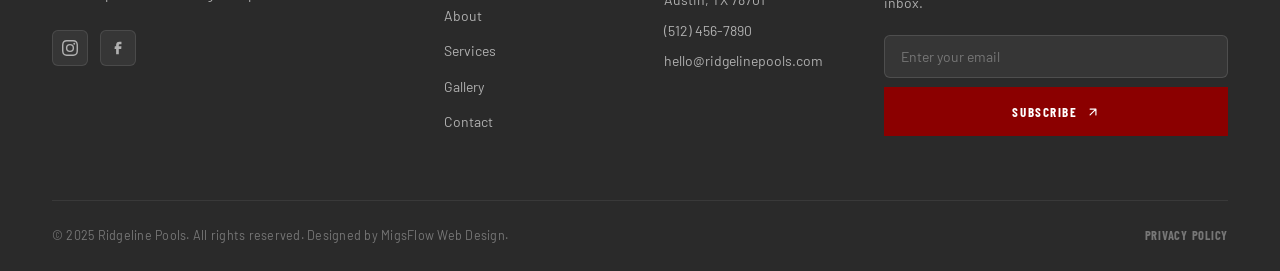
<file: html/services/renovations.html>
<!DOCTYPE html>
<html lang="en">
<head>
  <meta charset="UTF-8">
  <meta name="viewport" content="width=device-width, initial-scale=1.0">
  <meta name="description" content="Pool remodeling & renovation in Austin by Ridgeline Pools — replastering, tile, coping & decking, equipment upgrades, LED lighting and pool expansion. Drag our before/after sliders to see the transformations.">
  <title>Remodeling &amp; Renovation | Ridgeline Pools — Austin, TX</title>

  <link rel="preconnect" href="https://fonts.googleapis.com">
  <link rel="preconnect" href="https://fonts.gstatic.com" crossorigin>

  <link rel="stylesheet" href="../../global.css">
  <link rel="stylesheet" href="../../nav-hero.css">
  <link rel="stylesheet" href="../../css/renovations.css">
</head>
<body>

  <!-- TOPBAR -->
  <div id="topbar">
    <div class="container topbar-inner">
      <div class="topbar-info">
        <span class="topbar-item"><svg xmlns="http://www.w3.org/2000/svg" fill="none" viewBox="0 0 24 24" stroke="currentColor"><circle cx="12" cy="12" r="10" stroke-width="1.5"/><path stroke-linecap="round" stroke-linejoin="round" stroke-width="1.5" d="M12 6v6l4 2"/></svg>Mon – Sat &nbsp;7:00 AM – 5:00 PM</span>
        <span class="topbar-item"><svg xmlns="http://www.w3.org/2000/svg" fill="none" viewBox="0 0 24 24" stroke="currentColor"><path stroke-linecap="round" stroke-linejoin="round" stroke-width="1.5" d="M2.25 6.338c0-.414.336-.75.75-.75h2.25a.75.75 0 0 1 .743.647l.63 4.2a.75.75 0 0 1-.44.813l-1.27.508a11.25 11.25 0 0 0 5.38 5.38l.508-1.27a.75.75 0 0 1 .814-.44l4.2.63a.75.75 0 0 1 .647.743V18a.75.75 0 0 1-.75.75C9.716 18.75 2.25 11.284 2.25 6.338Z"/></svg><a href="tel:+15124567890">(512) 456-7890</a></span>
        <span class="topbar-item"><svg xmlns="http://www.w3.org/2000/svg" fill="none" viewBox="0 0 24 24" stroke="currentColor"><path stroke-linecap="round" stroke-linejoin="round" stroke-width="1.5" d="M15 10.5a3 3 0 1 1-6 0 3 3 0 0 1 6 0Z"/><path stroke-linecap="round" stroke-linejoin="round" stroke-width="1.5" d="M19.5 10.5c0 7.142-7.5 11.25-7.5 11.25S4.5 17.642 4.5 10.5a7.5 7.5 0 1 1 15 0Z"/></svg><a href="https://maps.google.com" target="_blank" rel="noopener">18 Ridgeline Dr, Austin, TX 78701</a></span>
      </div>
      <div class="topbar-social">
        <a href="#" aria-label="Instagram"><svg xmlns="http://www.w3.org/2000/svg" viewBox="0 0 24 24" fill="currentColor"><path d="M12 2.163c3.204 0 3.584.012 4.85.07 3.252.148 4.771 1.691 4.919 4.919.058 1.265.069 1.645.069 4.849 0 3.205-.012 3.584-.069 4.849-.149 3.225-1.664 4.771-4.919 4.919-1.266.058-1.644.07-4.85.07-3.204 0-3.584-.012-4.849-.07-3.26-.149-4.771-1.699-4.919-4.92-.058-1.265-.07-1.644-.07-4.849 0-3.204.013-3.583.07-4.849.149-3.227 1.664-4.771 4.919-4.919 1.266-.057 1.645-.069 4.849-.069zM12 0C8.741 0 8.333.014 7.053.072 2.695.272.273 2.69.073 7.052.014 8.333 0 8.741 0 12c0 3.259.014 3.668.072 4.948.2 4.358 2.618 6.78 6.98 6.98C8.333 23.986 8.741 24 12 24c3.259 0 3.668-.014 4.948-.072 4.354-.2 6.782-2.618 6.979-6.98.059-1.28.073-1.689.073-4.948 0-3.259-.014-3.667-.072-4.947-.196-4.354-2.617-6.78-6.979-6.98C15.668.014 15.259 0 12 0zm0 5.838a6.162 6.162 0 100 12.324 6.162 6.162 0 000-12.324zM12 16a4 4 0 110-8 4 4 0 010 8zm6.406-11.845a1.44 1.44 0 100 2.881 1.44 1.44 0 000-2.881z"/></svg></a>
        <a href="#" aria-label="Facebook"><svg xmlns="http://www.w3.org/2000/svg" viewBox="0 0 24 24" fill="currentColor"><path d="M9.198 21.5h4v-8.01h3.604l.396-3.98h-4V7.5a1 1 0 0 1 1-1h3v-4h-3a5 5 0 0 0-5 5v2.01h-2l-.396 3.98h2.396v8.01Z"/></svg></a>
      </div>
    </div>
  </div>

  <!-- NAVBAR -->
  <header id="navbar">
    <div class="container nav-inner">

      <a href="../../index.html" class="nav-logo" aria-label="Ridgeline Pools — Home">
        RIDGELINE<span>.</span>
      </a>

      <nav aria-label="Main navigation">
        <ul class="nav-links">
          <li><a href="../../index.html">Home</a></li>
          <li><a href="../about.html">About</a></li>
          <li>
            <button class="nav-drop-toggle" aria-expanded="false" aria-haspopup="true">
              Services
              <svg class="nav-chevron" xmlns="http://www.w3.org/2000/svg" fill="none"
                   viewBox="0 0 24 24" stroke="currentColor" aria-hidden="true">
                <path stroke-linecap="round" stroke-linejoin="round" stroke-width="2" d="M19 9l-7 7-7-7"/>
              </svg>
            </button>
            <ul class="nav-dropdown" role="menu">
              <li role="none"><a href="custom-builds.html" role="menuitem">Custom Pool Construction</a></li>
              <li role="none"><a href="renovations.html" role="menuitem" class="is-active">Remodeling &amp; Renovation</a></li>
              <li role="none"><a href="add-ons.html" role="menuitem">Luxury Features &amp; Add-Ons</a></li>
              <li role="none"><a href="../services.html" role="menuitem">View All Services</a></li>
            </ul>
          </li>
          <li><a href="../gallery.html">Gallery</a></li>
          <li><a href="../contact.html">Contact</a></li>
        </ul>
      </nav>

      <div class="nav-cta">
        <a href="../quote.html" class="btn-primary">
          Get a Quote
          <svg class="btn-icon" xmlns="http://www.w3.org/2000/svg" fill="none"
               viewBox="0 0 24 24" stroke="currentColor" aria-hidden="true">
            <path stroke-linecap="round" stroke-linejoin="round" stroke-width="2" d="M7 17L17 7M17 7H7M17 7v10"/>
          </svg>
        </a>
      </div>

      <button class="nav-hamburger" aria-expanded="false" aria-label="Open navigation menu" aria-controls="mobile-drawer">
        <span></span><span></span><span></span>
      </button>

      <nav class="nav-drawer" id="mobile-drawer" aria-label="Mobile navigation">
        <ul>
          <li><a href="../../index.html">Home</a></li>
          <li><a href="../about.html">About</a></li>
          <li>
            <button class="nav-drop-toggle" aria-expanded="false">
              Services
              <svg class="nav-chevron" xmlns="http://www.w3.org/2000/svg" fill="none"
                   viewBox="0 0 24 24" stroke="currentColor" aria-hidden="true">
                <path stroke-linecap="round" stroke-linejoin="round" stroke-width="2" d="M19 9l-7 7-7-7"/>
              </svg>
            </button>
            <ul class="nav-sub">
              <li><a href="custom-builds.html">Custom Pool Construction</a></li>
              <li><a href="renovations.html">Remodeling &amp; Renovation</a></li>
              <li><a href="add-ons.html">Luxury Features &amp; Add-Ons</a></li>
              <li><a href="../services.html">View All Services</a></li>
            </ul>
          </li>
          <li><a href="../gallery.html">Gallery</a></li>
          <li><a href="../contact.html">Contact</a></li>
        </ul>
        <div class="nav-drawer-cta">
          <a href="../quote.html" class="btn-primary">
            Get a Quote
            <svg class="btn-icon" xmlns="http://www.w3.org/2000/svg" fill="none"
                 viewBox="0 0 24 24" stroke="currentColor" aria-hidden="true">
              <path stroke-linecap="round" stroke-linejoin="round" stroke-width="2" d="M7 17L17 7M17 7H7M17 7v10"/>
            </svg>
          </a>
        </div>
      </nav>

    </div>
  </header>
  <div class="nav-overlay" aria-hidden="true"></div>

  <main>

    <!-- PAGE HERO -->
    <section class="page-hero">
      <div class="page-hero-bg" aria-hidden="true">
        <picture>
          <source media="(max-width:767px)" srcset="../../images/renovations/renovations-13.png">
          <source media="(min-width:768px)" srcset="../../images/renovations/renovations-13.png">
          <img src="../../images/renovations/renovations-13.png" alt="" width="1920" height="700" loading="eager" decoding="async">
        </picture>
      </div>
      <div class="page-hero-overlay" aria-hidden="true"></div>
      <div class="container page-hero-content">
        <h1>Remodeling &amp; Renovation</h1>
        <div class="page-hero-breadcrumb">
          <a href="../../index.html">Home</a>
          <span>/</span>
          <a href="../services.html">Services</a>
          <span>/</span>
          <span class="current">Remodeling &amp; Renovation</span>
        </div>
      </div>
    </section>

    <!-- =====================================================================
       WHAT WE REMODEL — renovation types
    ====================================================================== -->
    <section id="reno-types" class="section-padding">
      <div class="container">
        <div class="reno-types-header reveal fade-up">
          <p class="eyebrow">What We Remodel</p>
          <h2>Renovations That Bring Tired Pools Back to Life</h2>
          <p>Whether your pool is showing its age or you just want a fresh look, we handle every part of the remodel in-house — from the interior finish to the equipment that runs it.</p>
        </div>

        <div class="reno-types-grid">

          <article class="reno-type reveal fade-up delay-1">
            <div class="reno-type-img"><img src="../../images/renovations/replastering.png" alt="Fresh pool replastering" loading="lazy" decoding="async"><span class="reno-type-num">01</span></div>
            <div class="reno-type-body">
              <h3>Replastering</h3>
              <p>Resurface a worn, rough or stained pool with fresh plaster, quartz or pebble for a smooth, like-new interior.</p>
            </div>
          </article>

          <article class="reno-type reveal fade-up delay-2">
            <div class="reno-type-img"><img src="../../images/renovations/tile-replacement.png" alt="Waterline tile replacement" loading="lazy" decoding="async"><span class="reno-type-num">02</span></div>
            <div class="reno-type-body">
              <h3>Tile Replacement</h3>
              <p>Swap cracked or dated waterline tile for modern glass, stone or mosaic that completely changes the look.</p>
            </div>
          </article>

          <article class="reno-type reveal fade-up delay-3">
            <div class="reno-type-img"><img src="../../images/renovations/coping-decking.png" alt="Coping and decking renovation" loading="lazy" decoding="async"><span class="reno-type-num">03</span></div>
            <div class="reno-type-body">
              <h3>Coping &amp; Decking</h3>
              <p>Replace tired coping and resurface decking with travertine, pavers or modern broom-finish concrete.</p>
            </div>
          </article>

          <article class="reno-type reveal fade-up delay-1">
            <div class="reno-type-img"><img src="../../images/renovations/equipment-upgrades.png" alt="Pool equipment upgrades" loading="lazy" decoding="async"><span class="reno-type-num">04</span></div>
            <div class="reno-type-body">
              <h3>Equipment Upgrades</h3>
              <p>Energy-efficient pumps, heaters, filters and salt systems — plus smart automation that cuts running costs.</p>
            </div>
          </article>

          <article class="reno-type reveal fade-up delay-2">
            <div class="reno-type-img"><img src="../../images/renovations/led-lighting.png" alt="LED pool lighting upgrade" loading="lazy" decoding="async"><span class="reno-type-num">05</span></div>
            <div class="reno-type-body">
              <h3>LED Lighting</h3>
              <p>Color-changing LED lighting for safety, ambiance and a dramatic transformation after sunset.</p>
            </div>
          </article>

          <article class="reno-type reveal fade-up delay-3">
            <div class="reno-type-img"><img src="../../images/renovations/pool-expansion.png" alt="Pool expansion project" loading="lazy" decoding="async"><span class="reno-type-num">06</span></div>
            <div class="reno-type-body">
              <h3>Pool Expansion</h3>
              <p>Enlarge an existing pool or add a raised spa, tanning ledge or sun shelf without starting from scratch.</p>
            </div>
          </article>

        </div>
      </div>
    </section>

    <!-- =====================================================================
       BEFORE & AFTER — draggable sliders, filterable by type
    ====================================================================== -->
    <section id="before-after" class="section-padding">
      <div class="container">

        <div class="ba-header reveal fade-up">
          <p class="eyebrow">Before &amp; After</p>
          <h2>See the Transformation</h2>
          <p>
            <svg xmlns="http://www.w3.org/2000/svg" fill="none" viewBox="0 0 24 24" stroke="currentColor" aria-hidden="true"><path stroke-linecap="round" stroke-linejoin="round" stroke-width="1.8" d="M8 9l-4 3 4 3M16 9l4 3-4 3"/></svg>
            Drag the divider to reveal the after
          </p>
        </div>

        <!-- Filters -->
        <div class="ba-filters" role="group" aria-label="Filter transformations by type">
          <button type="button" class="ba-filter is-active" aria-pressed="true"  data-filter="all">All</button>
          <button type="button" class="ba-filter" aria-pressed="false" data-filter="replastering">Replastering</button>
          <button type="button" class="ba-filter" aria-pressed="false" data-filter="tile">Tile</button>
          <button type="button" class="ba-filter" aria-pressed="false" data-filter="coping">Coping &amp; Decking</button>
          <button type="button" class="ba-filter" aria-pressed="false" data-filter="equipment">Equipment</button>
          <button type="button" class="ba-filter" aria-pressed="false" data-filter="lighting">LED Lighting</button>
          <button type="button" class="ba-filter" aria-pressed="false" data-filter="expansion">Pool Expansion</button>
        </div>

        <!-- Slider grid -->
        <div class="ba-grid">

          <!-- Replastering -->
          <figure class="ba-card" data-category="replastering">
            <div class="ba-slider" tabindex="0" role="slider" aria-label="Before and after: replastering" aria-valuemin="0" aria-valuemax="100" aria-valuenow="50">
              <img class="ba-img ba-after"  src="../../images/renovations/renovations-2.png" alt="After replastering" draggable="false">
              <img class="ba-img ba-before" src="../../images/renovations/renovations-1.png" alt="Before replastering" draggable="false">
              <span class="ba-tag ba-tag-before">Before</span>
              <span class="ba-tag ba-tag-after">After</span>
              <div class="ba-divider"><div class="ba-handle"><svg xmlns="http://www.w3.org/2000/svg" fill="none" viewBox="0 0 24 24" stroke="currentColor" aria-hidden="true"><path stroke-linecap="round" stroke-linejoin="round" stroke-width="2.2" d="M9 7l-4 5 4 5M15 7l4 5-4 5"/></svg></div></div>
            </div>
            <figcaption class="ba-cap">
              <span class="ba-cap-tag">Replastering</span>
              <h3>The Westlake Replaster</h3>
              <p>Rough, stained 12-year-old plaster resurfaced to a smooth, modern pebble interior.</p>
            </figcaption>
          </figure>

          <!-- Tile -->
          <figure class="ba-card" data-category="tile">
            <div class="ba-slider" tabindex="0" role="slider" aria-label="Before and after: tile replacement" aria-valuemin="0" aria-valuemax="100" aria-valuenow="50">
              <img class="ba-img ba-after"  src="../../images/renovations/renovations-4.png" alt="After new waterline tile" draggable="false">
              <img class="ba-img ba-before" src="../../images/renovations/renovations-3.png" alt="Before, dated waterline tile" draggable="false">
              <span class="ba-tag ba-tag-before">Before</span>
              <span class="ba-tag ba-tag-after">After</span>
              <div class="ba-divider"><div class="ba-handle"><svg xmlns="http://www.w3.org/2000/svg" fill="none" viewBox="0 0 24 24" stroke="currentColor" aria-hidden="true"><path stroke-linecap="round" stroke-linejoin="round" stroke-width="2.2" d="M9 7l-4 5 4 5M15 7l4 5-4 5"/></svg></div></div>
            </div>
            <figcaption class="ba-cap">
              <span class="ba-cap-tag">Tile</span>
              <h3>Waterline Tile Refresh</h3>
              <p>Cracked, faded waterline tile swapped for a crisp glass-mosaic band.</p>
            </figcaption>
          </figure>

          <!-- Coping & Decking -->
          <figure class="ba-card" data-category="coping">
            <div class="ba-slider" tabindex="0" role="slider" aria-label="Before and after: coping and decking" aria-valuemin="0" aria-valuemax="100" aria-valuenow="50">
              <img class="ba-img ba-after"  src="../../images/renovations/renovations-5.png" alt="After new travertine deck" draggable="false">
              <img class="ba-img ba-before" src="../../images/renovations/renovations-6.png" alt="Before, worn concrete deck" draggable="false">
              <span class="ba-tag ba-tag-before">Before</span>
              <span class="ba-tag ba-tag-after">After</span>
              <div class="ba-divider"><div class="ba-handle"><svg xmlns="http://www.w3.org/2000/svg" fill="none" viewBox="0 0 24 24" stroke="currentColor" aria-hidden="true"><path stroke-linecap="round" stroke-linejoin="round" stroke-width="2.2" d="M9 7l-4 5 4 5M15 7l4 5-4 5"/></svg></div></div>
            </div>
            <figcaption class="ba-cap">
              <span class="ba-cap-tag">Coping &amp; Decking</span>
              <h3>Travertine Deck Transformation</h3>
              <p>Cracked, sun-bleached concrete reborn with travertine decking and fresh coping.</p>
            </figcaption>
          </figure>

          <!-- Equipment -->
          <figure class="ba-card" data-category="equipment">
            <div class="ba-slider" tabindex="0" role="slider" aria-label="Before and after: equipment upgrade" aria-valuemin="0" aria-valuemax="100" aria-valuenow="50">
              <img class="ba-img ba-after"  src="../../images/renovations/renovations-7.png" alt="After new efficient equipment pad" draggable="false">
              <img class="ba-img ba-before" src="../../images/renovations/renovations-8.png" alt="Before, aging equipment pad" draggable="false">
              <span class="ba-tag ba-tag-before">Before</span>
              <span class="ba-tag ba-tag-after">After</span>
              <div class="ba-divider"><div class="ba-handle"><svg xmlns="http://www.w3.org/2000/svg" fill="none" viewBox="0 0 24 24" stroke="currentColor" aria-hidden="true"><path stroke-linecap="round" stroke-linejoin="round" stroke-width="2.2" d="M9 7l-4 5 4 5M15 7l4 5-4 5"/></svg></div></div>
            </div>
            <figcaption class="ba-cap">
              <span class="ba-cap-tag">Equipment</span>
              <h3>Efficiency Equipment Upgrade</h3>
              <p>Old single-speed gear replaced with energy-efficient pumps and smart automation.</p>
            </figcaption>
          </figure>

          <!-- LED Lighting -->
          <figure class="ba-card" data-category="lighting">
            <div class="ba-slider" tabindex="0" role="slider" aria-label="Before and after: LED lighting" aria-valuemin="0" aria-valuemax="100" aria-valuenow="50">
              <img class="ba-img ba-after"  src="../../images/renovations/renovations-9.png" alt="After color LED lighting" draggable="false">
              <img class="ba-img ba-before" src="../../images/renovations/renovations-10.png" alt="Before, dim lighting" draggable="false">
              <span class="ba-tag ba-tag-before">Before</span>
              <span class="ba-tag ba-tag-after">After</span>
              <div class="ba-divider"><div class="ba-handle"><svg xmlns="http://www.w3.org/2000/svg" fill="none" viewBox="0 0 24 24" stroke="currentColor" aria-hidden="true"><path stroke-linecap="round" stroke-linejoin="round" stroke-width="2.2" d="M9 7l-4 5 4 5M15 7l4 5-4 5"/></svg></div></div>
            </div>
            <figcaption class="ba-cap">
              <span class="ba-cap-tag">LED Lighting</span>
              <h3>Nighttime LED Makeover</h3>
              <p>Dim, dated bulbs replaced with vivid color-changing LED lighting.</p>
            </figcaption>
          </figure>

          <!-- Pool Expansion -->
          <figure class="ba-card" data-category="expansion">
            <div class="ba-slider" tabindex="0" role="slider" aria-label="Before and after: pool expansion" aria-valuemin="0" aria-valuemax="100" aria-valuenow="50">
              <img class="ba-img ba-after"  src="../../images/renovations/renovations-11.png" alt="After spa and sun shelf addition" draggable="false">
              <img class="ba-img ba-before" src="../../images/renovations/renovations-12.png" alt="Before, original pool footprint" draggable="false">
              <span class="ba-tag ba-tag-before">Before</span>
              <span class="ba-tag ba-tag-after">After</span>
              <div class="ba-divider"><div class="ba-handle"><svg xmlns="http://www.w3.org/2000/svg" fill="none" viewBox="0 0 24 24" stroke="currentColor" aria-hidden="true"><path stroke-linecap="round" stroke-linejoin="round" stroke-width="2.2" d="M9 7l-4 5 4 5M15 7l4 5-4 5"/></svg></div></div>
            </div>
            <figcaption class="ba-cap">
              <span class="ba-cap-tag">Pool Expansion</span>
              <h3>Spa &amp; Sun-Shelf Addition</h3>
              <p>An existing pool expanded with a raised spillover spa and tanning ledge.</p>
            </figcaption>
          </figure>

        </div>
        <!-- /ba-grid -->

      </div>
    </section>
    <!-- /BEFORE & AFTER -->

    <!-- =====================================================================
       CLOSING CTA
    ====================================================================== -->
    <section class="section-padding">
      <div class="container">
        <div class="reno-cta reveal fade-up">
          <div class="reno-cta-bg" aria-hidden="true">
            <img src="../../images/renovations/cta.png" alt="" loading="lazy" decoding="async">
          </div>
          <div class="reno-cta-inner">
            <p class="eyebrow">Ready for a Refresh?</p>
            <h2>Let's Bring Your Pool Back to Life</h2>
            <p>Tell us what's tired about your pool and we'll walk your property, talk options, and give you an honest, no-pressure renovation quote.</p>
            <div class="reno-cta-btns">
              <a href="../quote.html" class="btn-primary">
                Get a Quote
                <svg class="btn-icon" xmlns="http://www.w3.org/2000/svg" fill="none" viewBox="0 0 24 24" stroke="currentColor" aria-hidden="true"><path stroke-linecap="round" stroke-linejoin="round" stroke-width="2" d="M7 17L17 7M17 7H7M17 7v10"/></svg>
              </a>
              <a href="../gallery.html" class="btn-ghost-white">
                View Our Gallery
                <svg class="btn-icon" xmlns="http://www.w3.org/2000/svg" fill="none" viewBox="0 0 24 24" stroke="currentColor" aria-hidden="true"><path stroke-linecap="round" stroke-linejoin="round" stroke-width="2" d="M7 17L17 7M17 7H7M17 7v10"/></svg>
              </a>
            </div>
          </div>
        </div>
      </div>
    </section>

  </main>

  <!-- FOOTER -->
  <footer id="footer">
    <div class="container">
      <div class="footer-grid">
        <div class="footer-col footer-brand"><span class="footer-logo-text">RIDGELINE<span>.</span></span><p>Austin's premier custom gunite pool builder.</p><div class="footer-social"><a href="#" aria-label="Instagram"><svg xmlns="http://www.w3.org/2000/svg" viewBox="0 0 24 24" fill="currentColor"><path d="M12 2.163c3.204 0 3.584.012 4.85.07 3.252.148 4.771 1.691 4.919 4.919.058 1.265.069 1.645.069 4.849 0 3.205-.012 3.584-.069 4.849-.149 3.225-1.664 4.771-4.919 4.919-1.266.058-1.644.07-4.85.07-3.204 0-3.584-.012-4.849-.07-3.26-.149-4.771-1.699-4.919-4.92-.058-1.265-.07-1.644-.07-4.849 0-3.204.013-3.583.07-4.849.149-3.227 1.664-4.771 4.919-4.919 1.266-.057 1.645-.069 4.849-.069zM12 0C8.741 0 8.333.014 7.053.072 2.695.272.273 2.69.073 7.052.014 8.333 0 8.741 0 12c0 3.259.014 3.668.072 4.948.2 4.358 2.618 6.78 6.98 6.98C8.333 23.986 8.741 24 12 24c3.259 0 3.668-.014 4.948-.072 4.354-.2 6.782-2.618 6.979-6.98.059-1.28.073-1.689.073-4.948 0-3.259-.014-3.667-.072-4.947-.196-4.354-2.617-6.78-6.979-6.98C15.668.014 15.259 0 12 0zm0 5.838a6.162 6.162 0 100 12.324 6.162 6.162 0 000-12.324zM12 16a4 4 0 110-8 4 4 0 010 8zm6.406-11.845a1.44 1.44 0 100 2.881 1.44 1.44 0 000-2.881z"/></svg></a><a href="#" aria-label="Facebook"><svg xmlns="http://www.w3.org/2000/svg" viewBox="0 0 24 24" fill="currentColor"><path d="M9.198 21.5h4v-8.01h3.604l.396-3.98h-4V7.5a1 1 0 0 1 1-1h3v-4h-3a5 5 0 0 0-5 5v2.01h-2l-.396 3.98h2.396v8.01Z"/></svg></a></div></div>
        <div class="footer-col footer-nav"><h4>Pages</h4><ul><li><a href="../../index.html">Home</a></li><li><a href="../about.html">About</a></li><li><a href="../services.html">Services</a></li><li><a href="../gallery.html">Gallery</a></li><li><a href="../contact.html">Contact</a></li></ul></div>
        <div class="footer-col footer-contact"><h4>Get In Touch</h4><address><p>18 Ridgeline Drive<br>Austin, TX 78701</p><a href="tel:+15124567890">(512) 456-7890</a><a href="mailto:hello@ridgelinepools.com">hello@ridgelinepools.com</a></address></div>
        <div class="footer-col footer-newsletter"><h4>Stay In Touch</h4><p>Pool tips and project showcases — straight to your inbox.</p><form class="footer-form" action="#" method="POST"><label for="footer-email-rn" class="sr-only">Email</label><input type="email" id="footer-email-rn" name="email" placeholder="Enter your email" autocomplete="email" required><button type="submit" class="btn-primary">Subscribe <svg class="btn-icon" xmlns="http://www.w3.org/2000/svg" fill="none" viewBox="0 0 24 24" stroke="currentColor"><path stroke-linecap="round" stroke-linejoin="round" stroke-width="2" d="M7 17L17 7M17 7H7M17 7v10"/></svg></button></form></div>
      </div>
      <div class="footer-bottom"><p>&copy; 2025 Ridgeline Pools. All rights reserved. Designed by MigsFlow Web Design.</p><a href="../privacy-policy.html" class="footer-privacy">Privacy Policy</a></div>
    </div>
  </footer>

  <button id="scrollTop" class="scroll-top-btn" aria-label="Scroll to top"><svg xmlns="http://www.w3.org/2000/svg" fill="none" viewBox="0 0 24 24" stroke="currentColor"><path stroke-linecap="round" stroke-linejoin="round" stroke-width="2" d="M5 15l7-7 7 7"/></svg></button>

  <script defer src="../../main.js"></script>
  <script defer src="../../js/renovations.js"></script>
</body>
</html>
</file>
<file: global.css>
/* ============================================================
   RIDGELINE POOLS v2 — global.css
   White-base design: white backgrounds, dark text, maroon accents
   Mobile-first: base styles = mobile, min-width queries = larger
   ============================================================ */

@import url('https://fonts.googleapis.com/css2?family=Barlow+Condensed:ital,wght@0,300;0,400;0,600;0,700;0,800;0,900;1,400&family=Lora:ital,wght@0,400;0,500;1,400&family=Barlow:wght@300;400;500;600&display=swap');

:root {

  /* ── Brand Colors ── */
  --maroon:       #8B0000;
  --maroon-dk:    #6B0000;
  --maroon-lt:    #C41E1E;
  --black:        #0A0A0A;
  --white:        #FFFFFF;

  /* ── Greys ── */
  --grey-50:      #F9F9F9;
  --grey-100:     #F2F2F2;
  --grey-200:     #E0E0E0;
  --grey-300:     #B0B0B0;
  --grey-400:     #777777;
  --grey-500:     #444444;
  --grey-600:     #2A2A2A;

  /* ── Text ── */
  --text-primary:   #1A1A1A;   /* headings */
  --text-body:      #444444;   /* body copy */
  --text-muted:     #777777;   /* labels, captions */
  --text-white:     #FFFFFF;
  --text-maroon:    #8B0000;

  /* ── Backgrounds ── */
  --bg-white:     #FFFFFF;
  --bg-light:     #F9F9F9;
  --bg-dark:      #111111;
  --bg-maroon:    #8B0000;

  /* ── Typography ── */
  --font-display: 'Barlow Condensed', sans-serif;
  --font-body:    'Barlow', sans-serif;
  --font-serif:   'Lora', serif;

  /* ── Spacing ── */
  --space-xs:   0.25rem;
  --space-sm:   0.5rem;
  --space-md:   1rem;
  --space-lg:   2rem;
  --space-xl:   4rem;
  --space-2xl:  6rem;

  /* ── Transitions ── */
  --transition:       0.25s ease;
  --transition-slow:  0.45s ease;
}

/* ── Reset ── */
*, *::before, *::after {
  box-sizing: border-box;
  margin: 0;
  padding: 0;
}

html {
  scroll-behavior: smooth;
  font-size: 16px;
  /* Clip incidental horizontal overflow (full-bleed sections, carousels,
     absolutely-positioned cards, etc.). This MUST live on <html>, not <body>:
       • On <html> it applies to the viewport's scroller, so the sticky
         navbar keeps sticking to the top — sticky stays intact.
       • On <body> it would make <body> its own (non-scrolling) container and
         break the sticky navbar.
     We use `clip` (widely supported): it stops horizontal scroll WITHOUT
     creating a scroll container, so `position: sticky` keeps working. */
  overflow-x: clip;
}

/* White base — opposite of v1 */
body {
  background-color: var(--bg-white);
  color: var(--text-body);
  font-family: var(--font-body);
  font-weight: 400;
  line-height: 1.6;
  -webkit-font-smoothing: antialiased;
  /* `clip` clips horizontal overflow WITHOUT making <body> a scroll container,
     so the sticky navbar keeps working (unlike `hidden`, which would break it).
     Belt-and-suspenders alongside the same rule on <html> above. */
  overflow-x: clip;
}

img, picture { display: block; max-width: 100%; }
a { color: inherit; text-decoration: none; }
ul { list-style: none; }
button { cursor: pointer; border: none; background: none; font-family: inherit; }

/* ── Layout ── */
.container {
  max-width: 1240px;
  margin: 0 auto;
  width: 100%;
  padding: 0 1.25rem;
}

@media (min-width: 768px) { .container { padding: 0 2rem; } }

.section-padding { padding: 4.5rem 0; }

@media (min-width: 768px)  { .section-padding { padding: 6rem 0; } }


/* ── Typography ── */
h1, h2, h3, h4, h5, h6 {
  font-family: var(--font-display);
  font-weight: 800;
  line-height: 1.05;
  letter-spacing: -0.01em;
  text-transform: uppercase;
  color: var(--text-primary);
}

h1 { font-size: clamp(2.6rem, 9vw, 6.5rem); }
h2 { font-size: clamp(2rem, 5.5vw, 4rem); }
h3 { font-size: clamp(1.5rem, 3.5vw, 2.6rem); }
h4 { font-size: clamp(1.15rem, 2.5vw, 1.8rem); }
h5 { font-size: 1.05rem; }

@media (min-width: 768px) { h5 { font-size: 1.2rem; } }

p {
  font-family: var(--font-body);
  font-weight: 400;
  line-height: 1.75;
  font-size: 0.975rem;
  color: var(--text-body);
}

@media (min-width: 768px) { p { font-size: 1.05rem; } }

/* ── Eyebrow label ── */
.eyebrow {
  font-family: var(--font-display);
  font-weight: 700;
  font-size: 0.72rem;
  letter-spacing: 0.2em;
  text-transform: uppercase;
  color: var(--maroon-lt);
  display: inline-flex;
  align-items: center;
  gap: 0.6rem;
  margin-bottom: 0.75rem;
}

.eyebrow::before {
  content: '';
  display: inline-block;
  width: 1.75rem;
  height: 2px;
  background: var(--maroon-lt);
  flex-shrink: 0;
}

/* ── Screen reader only ── */
.sr-only {
  position: absolute; width: 1px; height: 1px;
  padding: 0; margin: -1px; overflow: hidden;
  clip: rect(0,0,0,0); white-space: nowrap; border: 0;
}

/* ── Image zoom ── */
.img-zoom { overflow: hidden; }
.img-zoom img { transition: transform 0.6s ease; }
.img-zoom:hover img { transform: scale(1.04); }


/* ============================================================
   HERO SECTION FOR ALL WEB PAGES ASIDE FROM HOME PAGE
   ============================================================ */
.page-hero {
  height: 500px;
}


/* ══════════════════════════════════════════════
   FOOTER
   Dark bg, 4-column grid, social icons,
   newsletter form, bottom bar
══════════════════════════════════════════════ */

#footer {
  background: var(--grey-600);
  padding: 5rem 0 0;
}

/* ── 4-column grid ── */
.footer-grid {
  display: grid;
  grid-template-columns: 1fr;
  gap: 2.5rem;
  padding-bottom: 4rem;
  border-bottom: 1px solid rgba(255,255,255,0.07);
}

@media (min-width: 600px) {
  .footer-grid { grid-template-columns: 1fr 1fr; }
}

@media (min-width: 1024px) {
  .footer-grid { grid-template-columns: 2fr 1fr 1fr 2fr; gap: 3rem; }
}

/* ── Shared column styles ── */
.footer-col h4 {
  font-family: var(--font-display);
  font-weight: 800;
  font-size: 0.75rem;
  letter-spacing: 0.16em;
  text-transform: uppercase;
  color: var(--white);
  margin-bottom: 1.25rem;
}

.footer-col p {
  font-size: 0.875rem;
  color: var(--grey-300);
  line-height: 1.7;
}

/* ── Brand column ── */
.footer-logo-text {
  display: inline-block;
  font-family: var(--font-display);
  font-weight: 900;
  font-size: 1.4rem;
  letter-spacing: 0.06em;
  text-transform: uppercase;
  color: var(--white);
  margin-bottom: 0.75rem;
}

.footer-logo-text span { color: var(--maroon-lt); }

.footer-brand p { margin-bottom: 1.5rem; }

/* Social icons */
.footer-social {
  display: flex;
  align-items: center;
  gap: 0.75rem;
}

.footer-social a {
  width: 36px;
  height: 36px;
  background: rgba(255,255,255,0.06);
  border: 1px solid rgba(255,255,255,0.1);
  display: flex;
  align-items: center;
  justify-content: center;
  color: var(--grey-300);
  border-radius: 6px;
  transition: background var(--transition), color var(--transition), border-color var(--transition);
}

.footer-social a:hover {
  background: var(--maroon);
  border-color: var(--maroon);
  color: var(--white);
}

.footer-social a svg { width: 16px; height: 16px; }

/* ── Nav column ── */
.footer-nav ul {
  list-style: none;
  display: flex;
  flex-direction: column;
  gap: 0.6rem;
}

.footer-nav a {
  font-size: 0.875rem;
  color: var(--grey-300);
  transition: color var(--transition);
}

.footer-nav a:hover { color: var(--white); }

/* ── Contact column ── */
.footer-contact address {
  font-style: normal;
  display: flex;
  flex-direction: column;
  gap: 0.5rem;
}

.footer-contact p,
.footer-contact a {
  font-size: 0.875rem;
  color: var(--grey-300);
  line-height: 1.6;
  transition: color var(--transition);
}

.footer-contact a:hover { color: var(--white); }

/* ── Newsletter column ── */
.footer-newsletter p { margin-bottom: 1.25rem; }

.footer-form {
  display: flex;
  flex-direction: column;
  gap: 0.6rem;
}

.footer-form input[type="email"] {
  background: rgba(255,255,255,0.06);
  border: 1px solid rgba(255,255,255,0.12);
  color: var(--white);
  font-family: var(--font-body);
  font-size: 0.875rem;
  padding: 0.75rem 1rem;
  border-radius: 6px;
  outline: none;
  width: 100%;
  transition: border-color var(--transition), background var(--transition);
}

.footer-form input[type="email"]::placeholder { color: var(--grey-400); }

.footer-form input[type="email"]:focus {
  border-color: var(--maroon);
  background: rgba(255,255,255,0.09);
}

.footer-form .btn-primary { width: 100%; justify-content: center; }

/* ── Bottom bar ── */
.footer-bottom {
  padding: 1.5rem 0;
  display: flex;
  flex-direction: column;
  align-items: center;
  gap: 0.6rem;
  text-align: center;
}

@media (min-width: 600px) {
  .footer-bottom {
    flex-direction: row;
    justify-content: space-between;
    text-align: left;
  }
}

.footer-bottom p {
  font-size: 0.78rem;
  color: var(--grey-400);
  letter-spacing: 0.02em;
}

.footer-privacy {
  font-size: 0.78rem;
  color: var(--grey-400);
  letter-spacing: 0.06em;
  text-transform: uppercase;
  font-family: var(--font-display);
  font-weight: 700;
  white-space: nowrap;
  transition: color var(--transition);
}
.footer-privacy:hover { color: var(--white); }

/* ── Scroll to top button ── */
.scroll-top-btn {
  position: fixed;
  bottom: 2rem;
  right: 2rem;
  width: 44px;
  height: 44px;
  background: var(--maroon);
  color: var(--white);
  border: none;
  border-radius: 6px;
  display: flex;
  align-items: center;
  justify-content: center;
  cursor: pointer;
  opacity: 0;
  pointer-events: none;
  transition: opacity var(--transition), background var(--transition), transform var(--transition);
  z-index: 900;
}

.scroll-top-btn.is-visible {
  opacity: 1;
  pointer-events: all;
}

.scroll-top-btn:hover {
  background: var(--maroon-dk);
  transform: translateY(-2px);
}

.scroll-top-btn svg { width: 18px; height: 18px; }
</file>
<file: nav-hero.css>
/* ============================================================
   RIDGELINE POOLS v2 — nav-hero.css
   Topbar, Navbar, Hero section
   Mobile-first
   ============================================================ */

/* ══════════════════════════════════════════════
   BUTTONS
══════════════════════════════════════════════ */

/* Primary — maroon fill */
.btn-primary {
  display: inline-flex;
  align-items: center;
  gap: 0.5rem;
  background: var(--maroon);
  color: var(--white);
  font-family: var(--font-display);
  font-weight: 700;
  font-size: 0.78rem;
  letter-spacing: 0.12em;
  text-transform: uppercase;
  padding: 0.85rem 1.6rem;
  border: 2px solid var(--maroon);
  transition: background var(--transition), border-color var(--transition), transform var(--transition);
  white-space: nowrap;
}
.btn-primary:hover {
  background: var(--maroon-dk);
  border-color: var(--maroon-dk);
  transform: translateY(-2px);
}

/* Outline — maroon border, transparent */
.btn-outline-maroon {
  display: inline-flex;
  align-items: center;
  gap: 0.5rem;
  background: transparent;
  color: var(--maroon);
  font-family: var(--font-display);
  font-weight: 700;
  font-size: 0.78rem;
  letter-spacing: 0.12em;
  text-transform: uppercase;
  padding: 0.825rem 1.6rem;
  border: 2px solid var(--maroon);
  transition: background var(--transition), color var(--transition), transform var(--transition);
  white-space: nowrap;
}
.btn-outline-maroon:hover {
  background: var(--maroon);
  color: var(--white);
  transform: translateY(-2px);
}

/* Ghost white — for use over dark/image backgrounds */
.btn-ghost-white {
  display: inline-flex;
  align-items: center;
  gap: 0.5rem;
  background: transparent;
  color: var(--white);
  font-family: var(--font-display);
  font-weight: 700;
  font-size: 0.78rem;
  letter-spacing: 0.12em;
  text-transform: uppercase;
  padding: 0.825rem 1.6rem;
  border: 2px solid rgba(255,255,255,0.5);
  transition: border-color var(--transition), background var(--transition), transform var(--transition);
  white-space: nowrap;
}
.btn-ghost-white:hover {
  border-color: var(--white);
  background: rgba(255,255,255,0.1);
  transform: translateY(-2px);
}

.btn-icon {
  width: 14px;
  height: 14px;
  flex-shrink: 0;
}

@media (min-width: 768px) {
  .btn-primary,
  .btn-outline-maroon,
  .btn-ghost-white {
    font-size: 0.82rem;
    padding: 0.9rem 1.9rem;
  }
}

/* ══════════════════════════════════════════════
   TOPBAR
   Hidden on mobile, shown at 1024px+
══════════════════════════════════════════════ */

#topbar {
  display: none;
  background: var(--grey-600);
  border-bottom: 1px solid rgba(255,255,255,0.06);
}

@media (min-width: 1024px) {
  #topbar { display: block; }
}

.topbar-inner {
  display: flex;
  align-items: center;
  justify-content: space-between;
  padding-top: 0.55rem;
  padding-bottom: 0.55rem;
  gap: 1rem;
}

/* Left: info items */
.topbar-info {
  display: flex;
  align-items: center;
  gap: 1.75rem;
}

.topbar-item {
  display: flex;
  align-items: center;
  gap: 0.4rem;
  font-family: var(--font-body);
  font-size: 0.78rem;
  font-weight: 400;
  color: var(--grey-300);
}
.topbar-item svg {
  width: 14px;
  height: 14px;
  color: var(--maroon-lt);
  flex-shrink: 0;
}
.topbar-item a {
  color: var(--grey-300);
  transition: color var(--transition);
}
.topbar-item a:hover { color: var(--white); }

/* Right: social icons */
.topbar-social {
  display: flex;
  align-items: center;
  gap: 0.75rem;
}
.topbar-social a {
  color: var(--grey-300);
  display: flex;
  align-items: center;
  transition: color var(--transition);
}
.topbar-social a:hover { color: var(--white); }
.topbar-social svg { width: 15px; height: 15px; }

/* ══════════════════════════════════════════════
   NAVBAR
   White background, sticky, dark text
══════════════════════════════════════════════ */

#navbar {
  position: sticky;
  top: 0;
  z-index: 500;
  background: var(--white);
  border-bottom: 1px solid var(--grey-200);
  transition: box-shadow var(--transition);
}

/* Scrolled state — subtle shadow */
#navbar.is-scrolled {
  box-shadow: 0 2px 20px rgba(0,0,0,0.08);
}

.nav-inner {
  display: flex;
  align-items: center;
  justify-content: space-between;
  height: 68px;
  gap: 1rem;
}

@media (min-width: 1024px) {
  .nav-inner { height: 76px; }
}

/* ── Logo ── */
.nav-logo {
  font-family: var(--font-display);
  font-weight: 900;
  font-size: 1.5rem;
  letter-spacing: 0.04em;
  text-transform: uppercase;
  color: var(--text-primary);
  flex-shrink: 0;
  line-height: 1;
}
.nav-logo span { color: var(--maroon); }

@media (min-width: 768px) {
  .nav-logo { font-size: 1.7rem; }
}

/* ── Desktop nav links — hidden on mobile ── */
.nav-links {
  display: none;
}

@media (min-width: 1024px) {
  .nav-links {
    display: flex;
    align-items: center;
    gap: 0.25rem;
    flex: 1;
    justify-content: center;
  }
}

/* Each nav link or dropdown toggle */
.nav-links > li { position: relative; }

.nav-links > li > a,
.nav-drop-toggle {
  display: inline-flex;
  align-items: center;
  gap: 0.3rem;
  font-family: var(--font-display);
  font-weight: 700;
  font-size: 0.82rem;
  letter-spacing: 0.1em;
  text-transform: uppercase;
  color: var(--text-primary);
  padding: 0.6rem 0.85rem;
  transition: color var(--transition);
  background: none;
  border: none;
  cursor: pointer;
  white-space: nowrap;
}

.nav-links > li > a:hover,
.nav-drop-toggle:hover,
.nav-links > li > a.is-active {
  color: var(--maroon);
}

/* Chevron icon in dropdown toggle */
.nav-chevron {
  width: 14px;
  height: 14px;
  transition: transform var(--transition);
  flex-shrink: 0;
}
.nav-drop-toggle[aria-expanded="true"] .nav-chevron {
  transform: rotate(180deg);
}

/* ── Dropdown menu ── */
.nav-dropdown {
  display: none;
  position: absolute;
  top: 100%;            /* flush under the toggle so hover doesn't break across a gap */
  left: 0;
  min-width: 230px;
  background: var(--white);
  border: 1px solid var(--grey-200);
  border-top: 2px solid var(--maroon);
  box-shadow: 0 8px 32px rgba(0,0,0,0.1);
  z-index: 100;
  padding: 0.5rem 0;
}

/* Open on click (JS sets aria-expanded) … */
.nav-drop-toggle[aria-expanded="true"] + .nav-dropdown {
  display: block;
}

/* … and open on hover / keyboard focus (desktop only) */
@media (min-width: 1024px) {
  .nav-links > li:hover > .nav-dropdown,
  .nav-links > li:focus-within > .nav-dropdown {
    display: block;
  }
  .nav-links > li:hover > .nav-drop-toggle .nav-chevron,
  .nav-links > li:focus-within > .nav-drop-toggle .nav-chevron {
    transform: rotate(180deg);
  }
}

.nav-dropdown li a {
  display: block;
  padding: 0.7rem 1.25rem;
  font-family: var(--font-display);
  font-weight: 600;
  font-size: 0.78rem;
  letter-spacing: 0.08em;
  text-transform: uppercase;
  color: var(--text-primary);
  transition: background var(--transition), color var(--transition), padding-left var(--transition);
}
.nav-dropdown li a:hover {
  background: var(--grey-50);
  color: var(--maroon);
  padding-left: 1.6rem;
}

/* ── Desktop CTA button — hidden on mobile ── */
.nav-cta { display: none; }

@media (min-width: 1024px) {
  .nav-cta {
    display: flex;
    align-items: center;
    flex-shrink: 0;
  }
}

/* ── Hamburger — shown on mobile only ── */
.nav-hamburger {
  display: flex;
  flex-direction: column;
  justify-content: center;
  gap: 5px;
  width: 40px;
  height: 40px;
  padding: 6px;
  flex-shrink: 0;
}

@media (min-width: 1024px) {
  .nav-hamburger { display: none; }
}

.nav-hamburger span {
  display: block;
  width: 100%;
  height: 2px;
  background: var(--text-primary);
  border-radius: 2px;
  transition: transform var(--transition), opacity var(--transition);
  transform-origin: center;
}
/* Open state — even, centered X.
   The bars sit 7px apart (2px bar + 5px gap), so slide the top/bottom bars
   to the middle, then rotate ±45° around their centers so they cross cleanly. */
.nav-hamburger[aria-expanded="true"] span:nth-child(1) { transform: translateY(7px) rotate(45deg); }
.nav-hamburger[aria-expanded="true"] span:nth-child(2) { opacity: 0; }
.nav-hamburger[aria-expanded="true"] span:nth-child(3) { transform: translateY(-7px) rotate(-45deg); }

/* ── Mobile menu — drops DOWN from under the navbar (not a full-screen slide) ── */
.nav-drawer {
  position: absolute;        /* anchored to #navbar (the sticky, positioned ancestor) */
  top: 100%;
  left: 0;
  right: 0;
  background: var(--white);
  border-top: 1px solid var(--grey-200);
  box-shadow: 0 16px 30px rgba(0, 0, 0, 0.14);
  z-index: 600;
  padding: 0.5rem 1.25rem 1.5rem;
  display: flex;
  flex-direction: column;
  /* Never cover the whole screen — cap height and scroll if it ever overflows */
  max-height: calc(100dvh - 68px);
  overflow-y: auto;
  /* Closed state */
  opacity: 0;
  visibility: hidden;
  transform: translateY(-10px);
  pointer-events: none;
  transition: opacity 0.26s ease, transform 0.26s ease, visibility 0.26s;
}

.nav-drawer.is-open {
  opacity: 1;
  visibility: visible;
  transform: translateY(0);
  pointer-events: auto;
}

@media (min-width: 1024px) {
  .nav-drawer { display: none !important; }
}

/* Drawer close button */
.nav-drawer-close {
  align-self: flex-end;
  width: 40px;
  height: 40px;
  display: flex;
  align-items: center;
  justify-content: center;
  color: var(--text-primary);
  margin-bottom: 1rem;
  border: 1px solid var(--grey-200);
  flex-shrink: 0;
}
.nav-drawer-close:hover { background: var(--grey-100); }
.nav-drawer-close svg { width: 20px; height: 20px; }

/* Drawer nav list */
.nav-drawer > ul {
  display: flex;
  flex-direction: column;
  gap: 0;
  flex: 1;
}

.nav-drawer > ul > li {
  border-bottom: 1px solid var(--grey-200);
}

.nav-drawer > ul > li > a,
.nav-drawer .nav-drop-toggle {
  display: flex;
  align-items: center;
  justify-content: space-between;
  width: 100%;
  padding: 1rem 0;
  font-family: var(--font-display);
  font-weight: 700;
  font-size: 0.9rem;
  letter-spacing: 0.1em;
  text-transform: uppercase;
  color: var(--text-primary);
  background: none;
  border: none;
  text-align: left;
}

/* Current-page link in the mobile drawer */
.nav-drawer > ul > li > a.is-active { color: var(--maroon); }

/* Drawer sub-menu */
.nav-sub {
  overflow: hidden;
  max-height: 0;
  padding-left: 1rem;
  /* animate open/closed instead of snapping; vertical spacing comes from the
     sub-link padding so there's no leftover gap when collapsed */
  transition: max-height 0.32s ease;
}
.nav-sub.is-open { max-height: 16rem; }

.nav-sub li a {
  display: block;
  padding: 0.55rem 0;
  font-family: var(--font-display);
  font-weight: 600;
  font-size: 0.82rem;
  letter-spacing: 0.08em;
  text-transform: uppercase;
  color: var(--grey-500);
  transition: color var(--transition);
}
.nav-sub li a:hover { color: var(--maroon); }

/* Drawer CTA */
.nav-drawer-cta {
  margin-top: 2rem;
  display: flex;
  flex-direction: column;
  gap: 0.75rem;
}
.nav-drawer-cta .btn-primary {
  justify-content: center;
  width: 100%;
}

/* Dim scrim behind the dropdown (tap to close).
   z-index sits BELOW #navbar (500) so the menu — which lives inside the
   navbar — always paints above the scrim and stays clickable. No blur. */
.nav-overlay {
  display: none;
  position: fixed;
  inset: 0;
  background: rgba(0, 0, 0, 0.35);
  z-index: 480;
}
.nav-overlay.is-active { display: block; }

@media (min-width: 1024px) {
  .nav-overlay { display: none !important; }
}

/* ══════════════════════════════════════════════
   HERO SECTION
   Full-width background image, dark overlay
   Content positioned left-bottom, service cards right
══════════════════════════════════════════════ */

#hero {
  position: relative;
  overflow: hidden;
  /* Full viewport minus topbar + navbar */
  min-height: 520px;
  max-height: 900px;
  display: flex;
  align-items: flex-end;
}

@media (min-width: 768px) {
  #hero {
    min-height: 600px;  }
}

@media (min-width: 1024px) {
  #hero {
    height: calc(100svh - 76px - 36px); /* subtract topbar */
    max-height: 940px;
  }
}

/* Background image */
.hero-bg {
  position: absolute;
  inset: 0;
  z-index: 0;
}
.hero-bg img {
  width: 100%;
  height: 100%;
  object-fit: cover;
  object-position: center top;
  display: block;
}

/* Dark gradient overlay — heavier on left for text legibility */
.hero-overlay {
  position: absolute;
  inset: 0;
  z-index: 1;
  background: linear-gradient(
    to right,
    rgba(10,10,10,0.32) 0%,
    rgba(10,10,10,0.35) 50%,
    rgba(10,10,10,0.28) 100%
  );
}

/* Additional bottom gradient for mobile */
@media (max-width: 767px) {
  .hero-overlay {
    background: linear-gradient(
      to top,
      rgba(10, 10, 10, 0.794) 0%,
      rgba(0, 0, 0, 0.764) 50%,
      rgba(45, 0, 0, 0.6) 100%
    );
  }
}

/* Inner layout */
.hero-inner {
  position: relative;
  z-index: 2;
  width: 100%;
  padding-bottom: 3rem;
  display: flex;
  flex-direction: column;
  gap: 2rem;
}

@media (min-width: 1024px) {
  .hero-inner {
    flex-direction: row;
    align-items: flex-end;
    justify-content: space-between;
    gap: 3rem;
    padding-top: 4rem;
  }
}

/* ── Left: text content ── */
.hero-content { max-width: 600px; }

.hero-eyebrow {
  font-family: var(--font-display);
  font-weight: 700;
  font-size: 0.72rem;
  letter-spacing: 0.25em;
  text-transform: uppercase;
  color: var(--maroon-lt);
  display: flex;
  align-items: center;
  gap: 0.6rem;
  margin-bottom: 1rem;

}
.hero-eyebrow::before {
  content: '';
  display: inline-block;
  width: 2rem;
  height: 2px;
  background: var(--maroon-lt);
  flex-shrink: 0;
}

.hero-heading {
  font-family: var(--font-display);
  font-weight: 900;
  font-size: clamp(2.8rem, 9vw, 5rem);
  line-height: 0.95;
  text-transform: uppercase;
  letter-spacing: -0.02em;
  color: var(--white);
  margin-bottom: 1rem;
}

/* Maroon accent word */
.hero-heading .accent { color: var(--maroon-lt); }

/* Divider line under heading — matches Brickz */
.hero-divider {
  width: 80px;
  height: 3px;
  background: var(--maroon);
  margin: 1.25rem 0;
}

.hero-body {
  color: var(--white);
  font-size: 0.95rem;
  line-height: 1.8;
  max-width: 460px;
  margin-bottom: 2rem;
}

@media (min-width: 768px) {
  .hero-body { font-size: 1.05rem; }
}

/* Hero CTA buttons */
.hero-btns {
  display: flex;
  flex-wrap: wrap;
  gap: 0.75rem;
}

/* Pricing note under buttons */
.hero-pricing-note {
  display: flex;
  flex-wrap: wrap;
  gap: 0.75rem;
  margin-top: 1.25rem;
}
.hero-badge {
  display: inline-flex;
  align-items: center;
  gap: 0.4rem;
  font-family: var(--font-display);
  font-size: 0.72rem;
  font-weight: 600;
  letter-spacing: 0.1em;
  text-transform: uppercase;
  color: var(--white);
  border: 1px solid rgba(255, 255, 255, 0.366);
  padding: 0.4rem 0.75rem;
}
.hero-badge svg { width: 13px; height: 13px; color: var(--maroon-lt); flex-shrink: 0; }

/* ── Right: service cards — Brickz-style numbered list ── */
.hero-cards {
  display: flex;
  flex-direction: column;
  gap: 1px;
  flex-shrink: 0;
  width: 100%;
}

@media (min-width: 1024px) {
  .hero-cards {
    width: 280px;
  }
}

.hero-card-item {
  display: flex;
  align-items: center;
  gap: 1rem;
  background: rgba(255,255,255,0.06);
  backdrop-filter: blur(8px);
  -webkit-backdrop-filter: blur(8px);
  border: 1px solid rgba(255,255,255,0.1);
  padding: 1rem 1.25rem;
  cursor: pointer;
  transition: background var(--transition), border-color var(--transition);
}
.hero-card-item:hover {
  background: rgba(139,0,0,0.55);
  border-color: rgba(139,0,0,0.7);
}

.hero-card-num {
  font-family: var(--font-display);
  font-weight: 900;
  font-size: 0.78rem;
  letter-spacing: 0.12em;
  color: var(--maroon-lt);
  flex-shrink: 0;
}

.hero-card-label {
  font-family: var(--font-display);
  font-weight: 700;
  font-size: 0.85rem;
  letter-spacing: 0.08em;
  text-transform: uppercase;
  color: var(--white);
  line-height: 1.2;
}

.hero-card-arrow {
  margin-left: auto;
  width: 20px;
  height: 20px;
  color: rgba(255,255,255,0.3);
  flex-shrink: 0;
  transition: color var(--transition), transform var(--transition);
}
.hero-card-item:hover .hero-card-arrow {
  color: var(--white);
  transform: translate(3px, -3px);
}

/* ══════════════════════════════════════════════
   SCROLL REVEAL ANIMATIONS
══════════════════════════════════════════════ */

.reveal {
  opacity: 0;
  transition: opacity 0.6s ease, transform 0.6s ease;
}
.reveal.fade-up    { transform: translateY(24px); }
.reveal.fade-right { transform: translateX(-24px); }
.reveal.fade-left  { transform: translateX(24px); }

.reveal.is-visible {
  opacity: 1;
  transform: none;
}

.delay-1 { transition-delay: 0.1s; }
.delay-2 { transition-delay: 0.2s; }
.delay-3 { transition-delay: 0.3s; }
.delay-4 { transition-delay: 0.4s; }
.delay-5 { transition-delay: 0.5s; }

/* ══════════════════════════════════════════════
   ABOUT SECTION
   Layout:
   - Mobile: full stacked column
   - 1024px+: two main columns (big image LEFT | content RIGHT)
   - Inside right column at 768px+:
       tabs/text/checklist/btn LEFT
       secondary image + stat RIGHT  ← Brickz pattern
══════════════════════════════════════════════ */

#about {
  background: var(--bg-white);
  overflow: hidden;
}

/* Outer wrapper — big image left, all content right */
.about-inner {
  display: flex;
  flex-direction: column;
  gap: 2.5rem;
}

@media (min-width: 1024px) {
  .about-inner {
    display: grid;
    grid-template-columns: 1fr 1.1fr;
    gap: 4.5rem;
    align-items: center;
  }
}

/* ── Big image column (left) ── */
.about-img-col {
  position: relative;
  flex-shrink: 0;
}

.about-img-main {
  width: 100%;
  aspect-ratio: 4/3;
  object-fit: cover;
  object-position: center;
  display: block;
}

@media (min-width: 1024px) {
  .about-img-main { aspect-ratio: 3/4; }
}

/* Maroon badge bottom-right of big image */
.about-img-badge {
  position: absolute;
  bottom: 1.25rem;
  right: 1.25rem;
  width: 72px;
  height: 72px;
  background: var(--maroon);
  display: flex;
  align-items: center;
  justify-content: center;
  box-shadow: 0 4px 20px rgba(139,0,0,0.35);
}
@media (min-width: 768px) {
  .about-img-badge { width: 88px; height: 88px; }
}
.about-img-badge svg { width: 40px; height: 40px; color: var(--white); }
@media (min-width: 768px) {
  .about-img-badge svg { width: 50px; height: 50px; }
}


.about-content .eyebrow { color: var(--maroon); }
.about-content .eyebrow::before { background: var(--maroon); }

.about-content h2 {
  color: var(--text-primary);
  margin-bottom: 1rem;
}

.about-content > p {
  color: var(--text-body);
  margin-bottom: 1.75rem;
  max-width: 560px;
}

/* ── Tab row: tabs+content LEFT, image+stat RIGHT ──
   Mobile: stacked
   768px+: side by side
*/
.about-tab-row {
  display: flex;
  flex-direction: column;
  gap: 2rem;
}

@media (min-width: 768px) {
  .about-tab-row {
    flex-direction: row;
    align-items: flex-start;
    gap: 2.5rem;
  }
}

/* Left half of tab row */
.about-tab-col {
  flex: 1;
  min-width: 0; /* prevent overflow */
}

/* Right half of tab row — secondary image + stat */
.about-aside-col {
  display: flex;
  flex-direction: column;
  gap: 1.25rem;
  flex-shrink: 0;
  width: 100%;
}

@media (min-width: 768px) {
  .about-aside-col {
    width: 190px;
  }
}

/* ── Tab nav buttons ── */
.about-tabs {
  display: flex;
  align-items: flex-end;
  gap: 0;
  border-bottom: 1px solid var(--grey-200);
  margin-bottom: 1.25rem;
}

.about-tab-btn {
  font-family: var(--font-display);
  font-weight: 700;
  font-size: 0.78rem;
  letter-spacing: 0.1em;
  text-transform: uppercase;
  color: var(--grey-400);
  background: none;
  border: none;
  border-bottom: 2px solid transparent;
  padding: 0.5rem 0.9rem 0.65rem;
  cursor: pointer;
  transition: color var(--transition), border-color var(--transition);
  margin-bottom: -1px;
  white-space: nowrap;
}
.about-tab-btn:first-child { padding-left: 0; }
.about-tab-btn:hover { color: var(--text-primary); }
.about-tab-btn.is-active {
  color: var(--maroon);
  border-bottom-color: var(--maroon);
}

/* fadeUp keyframe for tab panel transitions */
@keyframes fadeUp {
  from {
    opacity: 0;
    transform: translateY(12px);
  }
  to {
    opacity: 1;
    transform: translateY(0);
  }
}

/* ── Tab panels ── */
.about-tab-panel { display: none; }
.about-tab-panel.is-active {
  display: block;
  animation: fadeUp 0.4s cubic-bezier(0.22, 1, 0.36, 1) forwards;
}

.about-tab-panel p {
  color: var(--text-body);
  font-size: 0.9rem;
  margin-bottom: 1rem;
}

/* Checklist */
.about-checklist {
  display: flex;
  flex-direction: column;
  gap: 0.55rem;
  margin-bottom: 1.5rem;
}

.about-checklist li {
  display: flex;
  align-items: center;
  gap: 0.6rem;
  font-family: var(--font-body);
  font-weight: 500;
  font-size: 0.88rem;
  color: var(--text-primary);
}

/* Maroon square checkmark */
.about-checklist li::before {
  content: '';
  display: inline-block;
  width: 17px;
  height: 17px;
  flex-shrink: 0;
  background-image: url("data:image/svg+xml,%3Csvg xmlns='http://www.w3.org/2000/svg' viewBox='0 0 24 24' fill='none' stroke='white' stroke-width='3' stroke-linecap='round' stroke-linejoin='round'%3E%3Cpath d='M20 6L9 17l-5-5'/%3E%3C/svg%3E");
  background-color: var(--maroon);
  background-size: 11px;
  background-repeat: no-repeat;
  background-position: center;
}

/* ── Secondary image (right aside) ── */
.about-secondary-img {
  position: relative;
  width: 100%;
  aspect-ratio: 4/3;
  overflow: hidden;
}

.about-secondary-img img {
  width: 100%;
  height: 100%;
  object-fit: cover;
  display: block;
  transition: transform 0.5s ease;
}
.about-secondary-img:hover img { transform: scale(1.06); }

/* Maroon dot accent bottom-right */
.about-secondary-img::after {
  content: '';
  position: absolute;
  bottom: -5px;
  right: -5px;
  width: 16px;
  height: 16px;
  background: var(--maroon);
  border-radius: 50%;
  border: 3px solid var(--white);
}

/* Caption under secondary image */
.about-aside-caption {
  font-size: 0.82rem;
  color: var(--text-body);
  line-height: 1.5;
}

/* Stat block under caption */
.about-stat {
  display: flex;
  align-items: center;
  gap: 0.65rem;
}

.about-stat-num {
  font-family: var(--font-display);
  font-weight: 900;
  font-size: clamp(2.2rem, 4.5vw, 3rem);
  color: var(--text-primary);
  line-height: 1;
  letter-spacing: -0.03em;
  flex-shrink: 0;
}
.about-stat-num span { color: var(--maroon); }

.about-stat-label {
  font-family: var(--font-display);
  font-weight: 700;
  font-size: 0.82rem;
  letter-spacing: 0.04em;
  text-transform: uppercase;
  color: var(--grey-500);
  line-height: 1.3;
}

/* ══════════════════════════════════════════════
   SERVICES SECTION
   Light grey bg, centered header, 4-card grid
   Hover: bg image fades in, button fills, icon darkens
   Mobile: 1 col → 768px: 2 col → 1024px: 4 col
══════════════════════════════════════════════ */

#services {
  position: relative;
  overflow: hidden;
  isolation: isolate;          /* keep the video behind, content above */
  background: var(--grey-600); /* fallback shown before/without video  */
}

/* ── Background video layer ── */
.services-bg {
  position: absolute;
  inset: 0;
  z-index: 0;
}
.services-bg-video {
  width: 100%;
  height: 100%;
  object-fit: cover;           /* fill the section, no letterboxing */
  display: block;
}
/* Dark gradient so the white header + cards stay readable over any footage */
.services-bg-overlay {
  position: absolute;
  inset: 0;
  background:
    linear-gradient(180deg, rgba(10,10,10,0.72) 0%, rgba(10,10,10,0.55) 45%, rgba(10,10,10,0.78) 100%);
}
/* Accessibility: don't autoplay motion for users who ask to avoid it —
   the poster frame stays visible instead */
@media (prefers-reduced-motion: reduce) {
  .services-bg-video { display: none; }
}

/* Lift the actual content above the video layer */
#services .container { position: relative; z-index: 1; }

/* ── Section header — centered ── */
.services-header {
  text-align: center;
  margin-bottom: 3rem;
}

@media (min-width: 768px) {
  .services-header { margin-bottom: 4rem; }
}

/* Eyebrow — centered with dots on both sides like Brickz */
.services-header .eyebrow {
  justify-content: center;
  color: var(--maroon-lt);     /* brighter maroon reads better on dark video */
  gap: 0.75rem;
  margin-bottom: 1rem;
}
.services-header .eyebrow::before,
.services-header .eyebrow::after {
  content: '';
  display: inline-block;
  width: 6px;
  height: 6px;
  background: var(--maroon-lt);
  border-radius: 50%;
  flex-shrink: 0;
}
/* Override the default line ::before with a dot */
.services-header .eyebrow::before {
  width: 6px;
  height: 6px;
  border-radius: 50%;
}

.services-header h2 {
  color: var(--white);          /* white over the video background */
  max-width: 700px;
  margin: 0 auto;
  line-height: 1.05;
}

/* ── Cards grid ── */
.services-grid {
  display: grid;
  grid-template-columns: 1fr;
  gap: 1.25rem;
}

@media (min-width: 600px) {
  .services-grid { grid-template-columns: 1fr 1fr; }
}

@media (min-width: 1024px) {
  .services-grid {
    grid-template-columns: repeat(4, 1fr);
    gap: 1.5rem;
  }
}

/* ── Individual card ── */
.service-card {
  position: relative;
  background: var(--white);
  border: 1px solid var(--grey-200);
  overflow: hidden;
  display: flex;
  flex-direction: column;
  transition: border-color var(--transition), box-shadow var(--transition);
}

.service-card:hover {
  border-color: transparent;
  box-shadow: 0 8px 40px rgba(0,0,0,0.13);
}

/* ── Background image — hidden by default, fades in on hover ── */
.service-card-bg {
  position: absolute;
  inset: 0;
  z-index: 0;
  opacity: 0;
  transition: opacity 0.5s ease;
}

.service-card-bg img {
  width: 100%;
  height: 100%;
  object-fit: cover;
  /* Image anchors top-right so it peeks in from that corner */
  object-position: top right;
  display: block;
}

/* Gradient mask — fades image OUT from left and bottom
   so it dissolves into the white card bg rather than
   showing as a hard rectangle edge (matches Brickz card) */
.service-card-bg::after {
  content: '';
  position: absolute;
  inset: 0;
  background:
    linear-gradient(
      to right,
      rgba(255,255,255,1)  0%,
      rgba(255,255,255,1)  20%,
      rgba(255,255,255,0.8) 50%,
      rgba(255,255,255,0.65) 75%,
      rgba(255,255,255,0.4) 100%
    ),
    linear-gradient(
      to top,
      rgba(255,255,255,1)   0%,
      rgba(255,255,255,1)   55%,
      rgba(255,255,255,0.9) 70%,
      rgba(255,255,255,0)   85%
    );
}

/* Fade bg image in on hover */
.service-card:hover .service-card-bg {
  opacity: 1;
}

/* ── Card inner content — sits above bg image ── */
.service-card-inner {
  position: relative;
  z-index: 1;
  padding: 1.75rem 1.5rem 1.5rem;
  display: flex;
  flex-direction: column;
  flex: 1;
  gap: 0;
}

@media (min-width: 1024px) {
  .service-card-inner { padding: 2rem 1.75rem 1.75rem; }
}

/* ── Icon box ── */
.service-icon-box {
  width: 60px;
  height: 60px;
  background: var(--grey-100);
  border: 1px solid var(--grey-200);
  display: flex;
  align-items: center;
  justify-content: center;
  margin-bottom: 1.5rem;
  flex-shrink: 0;
  transition: background var(--transition), border-color var(--transition);
}

.service-icon-box svg {
  width: 28px;
  height: 28px;
  color: var(--maroon);
  transition: color var(--transition);
}

/* On hover: icon box goes dark like Brickz */
.service-card:hover .service-icon-box {
  background: var(--grey-600);
  border-color: var(--grey-600);
}
.service-card:hover .service-icon-box svg {
  color: var(--white);
}

/* ── Card title ── */
.service-card-title {
  font-family: var(--font-display);
  font-weight: 800;
  font-size: clamp(1.05rem, 2.2vw, 1.3rem);
  text-transform: uppercase;
  letter-spacing: 0.02em;
  color: var(--text-primary);
  margin-bottom: 0.75rem;
  line-height: 1.15;
}

/* ── Card body ── */
.service-card-body {
  font-size: 0.875rem;
  color: var(--text-body);
  line-height: 1.7;
  margin-bottom: 1.1rem;
}

/* ── Mini checklist ── */
.service-checklist {
  display: flex;
  flex-direction: column;
  gap: 0.45rem;
  margin-bottom: 1.75rem;
  flex: 1;
}

.service-checklist li {
  display: flex;
  align-items: center;
  gap: 0.55rem;
  font-family: var(--font-body);
  font-weight: 600;
  font-size: 0.82rem;
  color: var(--text-primary);
}

.service-checklist li::before {
  content: '';
  display: inline-block;
  width: 15px;
  height: 15px;
  flex-shrink: 0;
  background-image: url("data:image/svg+xml,%3Csvg xmlns='http://www.w3.org/2000/svg' viewBox='0 0 24 24' fill='none' stroke='white' stroke-width='3' stroke-linecap='round' stroke-linejoin='round'%3E%3Cpath d='M20 6L9 17l-5-5'/%3E%3C/svg%3E");
  background-color: var(--maroon);
  background-size: 10px;
  background-repeat: no-repeat;
  background-position: center;
}

/* ── Explore More button — outline default, fills on hover ── */
.service-card-btn {
  display: flex;
  align-items: center;
  justify-content: space-between;
  width: 100%;
  padding: 0.85rem 1.1rem;
  font-family: var(--font-display);
  font-weight: 700;
  font-size: 0.78rem;
  letter-spacing: 0.1em;
  text-transform: uppercase;
  color: var(--text-primary);
  background: transparent;
  border: 1.5px solid var(--grey-200);
  cursor: pointer;
  transition: background var(--transition), color var(--transition),
              border-color var(--transition);
  text-decoration: none;
  margin-top: auto;
}

.service-card-btn svg {
  width: 15px;
  height: 15px;
  flex-shrink: 0;
  transition: transform var(--transition);
}

/* On hover: button fills with maroon like Brickz fills with yellow */
.service-card:hover .service-card-btn {
  background: var(--maroon);
  color: var(--white);
  border-color: var(--maroon);
}

.service-card:hover .service-card-btn svg {
  transform: translate(2px, -2px);
}

/* ══════════════════════════════════════════════
   STATS BAR SECTION
   Dark background, infinite left-to-right marquee
   Maroon accent on numbers, white text
══════════════════════════════════════════════ */

#stats-bar {
  /* Background image sits behind the frosted glass — swap src to your pool bg */
  background-color: var(--black);
  background-image: url('images/stats-bg.jpg');
  background-size: cover;
  background-position: center;
  background-attachment: fixed; /* parallax feel as user scrolls */
  border-top: 3px solid var(--maroon);
  overflow: hidden;
  position: relative;
}

/* Marquee wrapper — masks the edges, sits above blur overlay */
.stats-marquee-wrap {
  display: flex;
  width: 100%;
  overflow: hidden;
  position: relative;
  z-index: 1; /* above the ::before blur overlay */
  /* Subtle fade on left and right edges */
  -webkit-mask-image: linear-gradient(
    to right,
    transparent 0%,
    black 8%,
    black 92%,
    transparent 100%
  );
  mask-image: linear-gradient(
    to right,
    transparent 0%,
    black 8%,
    black 92%,
    transparent 100%
  );
}

/* The scrolling track — two identical sets side by side
   so when the first set scrolls out, the second takes over */
.stats-marquee-track {
  display: flex;
  align-items: stretch;
  gap: 0;
  /* Animate: move left by exactly 50% (one full set width) */
  animation: statsScroll 18s linear infinite;
  width: max-content;
  flex-shrink: 0;
}

/* Pause on hover */
.stats-marquee-wrap:hover .stats-marquee-track {
  animation-play-state: paused;
}

@keyframes statsScroll {
  0%   { transform: translateX(0); }
  100% { transform: translateX(-50%); }
}

/* Individual stat item */
.stat-item {
  display: flex;
  flex-direction: column;
  align-items: center;
  text-align: center;
  padding: 2.5rem 3rem;
  position: relative;
  border-right: 1px solid rgba(255,255,255,0.07);
  flex-shrink: 0;
  transition: background var(--transition);
  min-width: 200px;
}

@media (min-width: 768px) {
  .stat-item { padding: 3rem 4rem; }
}

.stat-item:hover {
  background: rgba(255,255,255,0.03);
}

/* Icon above number */
.stat-icon {
  width: 42px;
  height: 42px;
  background: rgba(139,0,0,0.2);
  border: 1px solid rgba(139,0,0,0.35);
  display: flex;
  align-items: center;
  justify-content: center;
  margin-bottom: 1rem;
  flex-shrink: 0;
}

.stat-icon svg {
  width: 20px;
  height: 20px;
  color: var(--maroon-lt);
}

/* The big number */
.stat-number {
  font-family: var(--font-display);
  font-weight: 900;
  font-size: clamp(2.4rem, 5vw, 3.8rem);
  line-height: 1;
  letter-spacing: -0.02em;
  color: var(--white);
  margin-bottom: 0.4rem;
}

.stat-number span {
  color: var(--maroon-lt);
}

/* Label under number */
.stat-label {
  font-family: var(--font-display);
  font-weight: 700;
  font-size: 0.72rem;
  letter-spacing: 0.16em;
  text-transform: uppercase;
  color: var(--grey-300);
  line-height: 1.4;
  white-space: nowrap;
}


/* ══════════════════════════════════════════════
   PROJECTS SECTION
   Light grey bg, centered header, filter tabs,
   full-bleed image card row
   Desktop: click-drag scroll + cursor grab
   Mobile: touch swipe
══════════════════════════════════════════════ */

#projects {
  background: var(--grey-100);
}

/* ── Header ── */
.projects-header {
  text-align: center;
  padding: 4.5rem 0 2.5rem;
}

@media (min-width: 768px) {
  .projects-header { padding: 6rem 0 3rem; }
}

.projects-header .eyebrow {
  justify-content: center;
  color: var(--maroon-lt);
  gap: 0.75rem;
}
.projects-header .eyebrow::before,
.projects-header .eyebrow::after {
  content: '';
  display: inline-block;
  width: 6px;
  height: 6px;
  background: var(--maroon-lt);
  border-radius: 50%;
  flex-shrink: 0;
}
.projects-header .eyebrow::before {
  width: 6px;
  height: 6px;
  border-radius: 50%;
}

.projects-header h2 {
  color: var(--black);
  margin-top: 0.5rem;
}

/* ── Filter tabs ── */
.projects-filters {
  display: flex;
  align-items: center;
  justify-content: center;
  flex-wrap: wrap;
  gap: 0.6rem;
  padding-bottom: 3rem;
}

@media (min-width: 768px) {
  .projects-filters { gap: 0.75rem; padding-bottom: 3.5rem; }
}

.projects-filter-btn {
  font-family: var(--font-display);
  font-weight: 700;
  font-size: 0.75rem;
  letter-spacing: 0.1em;
  text-transform: uppercase;
  color: var(--black);
  background: transparent;
  border: 1.5px solid rgba(0,0,0,0.3);
  padding: 0.55rem 1.25rem;
  cursor: pointer;
  transition: background var(--transition), border-color var(--transition), color var(--transition);
  white-space: nowrap;
}

.projects-filter-btn:hover {
  border-color: var(--black);
}

.projects-filter-btn.is-active {
  background: var(--maroon);
  border-color: var(--maroon);
  color: var(--white);
}

/* ── Carousel outer wrapper — full bleed ── */
.projects-carousel-outer {
  position: relative;
}

/* ── Scrollable track wrapper ──
   Desktop: overflow hidden, JS drives translateX + drag
   Mobile: native horizontal scroll + touch swipe
── */
.projects-track-wrap {
  overflow: hidden;
  /* Desktop: grab cursor signals it's draggable */
  cursor: grab;
  user-select: none;
  -webkit-user-select: none;
}

.projects-track-wrap.is-dragging {
  cursor: grabbing;
}

/* Mobile: native scroll */
@media (max-width: 1023px) {
  .projects-track-wrap {
    overflow-x: auto;
    -webkit-overflow-scrolling: touch;
    cursor: default;
    scrollbar-width: none;
  }
  .projects-track-wrap::-webkit-scrollbar { display: none; }
}

.projects-track {
  display: flex;
  /* Transition only when NOT dragging (snaps smoothly on release) */
  transition: transform 0.4s cubic-bezier(0.25, 1, 0.5, 1);
  will-change: transform;
}

/* Disable transition during active drag for instant feel */
.projects-track.is-dragging {
  transition: none;
}

/* ── Individual project card ── */
.project-card {
  position: relative;
  overflow: hidden;
  flex-shrink: 0;
  width: calc(100vw - 2.5rem); /* mobile: 1.2 cards visible */
}

@media (min-width: 600px) {
  .project-card { width: 50vw; }
}

@media (min-width: 1024px) {
  .project-card { width: 25%; }
}

/* Card image */
.project-card-img {
  width: 100%;
  height: 420px;
  object-fit: cover;
  object-position: center;
  display: block;
  transition: transform 0.6s ease;
  /* Prevent image drag interfering with mouse drag */
  pointer-events: none;
  user-select: none;
  -webkit-user-select: none;
  -webkit-user-drag: none;
}

@media (min-width: 768px) {
  .project-card-img { height: 480px; }
}

.project-card:hover .project-card-img {
  transform: scale(1.04);
}

/* ── Hover overlay — frosted glass bottom half only ── */
.project-card-overlay {
  position: absolute;
  bottom: 0;
  left: 0;
  right: 0;
  height: 35%;
  background: radial-gradient(
    174.58% 135.27% at 35.14% -15.53%,
    rgba(42, 45, 45, 0.3) 0%,
    rgba(42, 45, 45, 0.3) 100%
  );
  backdrop-filter: blur(21px);
  -webkit-backdrop-filter: blur(21px);
  z-index: 2;
  transform: translateY(100%);
  transition: transform 0.4s cubic-bezier(0.22, 1, 0.36, 1);
}

.project-card:hover .project-card-overlay {
  transform: translateY(0);
}

/* Card info */
.project-card-info {
  position: absolute;
  bottom: 0;
  left: 0;
  right: 0;
  z-index: 3;
  padding: 1.5rem 1.75rem 1.75rem;
  transform: translateY(100%);
  transition: transform 0.4s cubic-bezier(0.22, 1, 0.36, 1) 0.05s;
}

.project-card:hover .project-card-info {
  transform: translateY(0);
}

.project-card-title {
  font-family: var(--font-display);
  font-weight: 800;
  font-size: clamp(1rem, 2.5vw, 1.3rem);
  text-transform: uppercase;
  letter-spacing: 0.04em;
  color: var(--white);
  margin-bottom: 0.4rem;
  line-height: 1.2;
}

.project-card-line {
  width: 40px;
  height: 2px;
  background: var(--white);
  margin-bottom: 0.85rem;
  transition: width 0.3s ease 0.15s;
}
.project-card:hover .project-card-line { width: 60px; }

.project-card-link {
  display: inline-flex;
  align-items: center;
  gap: 0.4rem;
  font-family: var(--font-display);
  font-weight: 700;
  font-size: 0.72rem;
  letter-spacing: 0.12em;
  text-transform: uppercase;
  color: var(--white);
  opacity: 0;
  transition: opacity 0.25s ease 0.2s;
}
.project-card:hover .project-card-link { opacity: 1; }
.project-card-link svg { width: 14px; height: 14px; }

/* Hidden cards */
.project-card.is-hidden { display: none; }

/* Mobile tap state */
.project-card.is-touched .project-card-overlay,
.project-card.is-touched .project-card-info { transform: translateY(0); }
.project-card.is-touched .project-card-link { opacity: 1; }
.project-card.is-touched .project-card-line { width: 60px; }

/* ══════════════════════════════════════════════
   PROCESS SECTION
   White bg, vertical timeline center on desktop
   Left col alternates: card / image / card / image
   Right col alternates: image / card / image / card
   Mobile: single col, timeline line on left edge
   Scroll-driven progress line via JS
══════════════════════════════════════════════ */

#process {
  /* Background image — drop images/process-bg.jpg into your images folder */
  background-color: var(--grey-100);
  background-image: url('images/process-bg.jpg');
  background-size: cover;
  background-position: center;
  background-attachment: fixed; /* subtle parallax */
  position: relative;
  overflow: hidden;
}

/* Light overlay so white cards and text stay readable over the image */
#process::before {
  content: '';
  position: absolute;
  inset: 0;
  background: rgba(245,245,245,0.88);
  z-index: 0;
}

/* All direct children sit above the overlay */
#process > * {
  position: relative;
  z-index: 1;
}

/* ── Section header ── */
.process-header {
  text-align: center;
  padding: 4.5rem 0 3rem;
}

@media (min-width: 768px) {
  .process-header { padding: 6rem 0 4rem; }
}

.process-header .eyebrow {
  justify-content: center;
  color: var(--maroon);
  gap: 0.75rem;
}
.process-header .eyebrow::before,
.process-header .eyebrow::after {
  content: '';
  display: inline-block;
  width: 6px;
  height: 6px;
  background: var(--maroon);
  border-radius: 50%;
  flex-shrink: 0;
}
.process-header .eyebrow::before {
  width: 6px; height: 6px; border-radius: 50%;
}

.process-header h2 { color: var(--text-primary); }

/* ── Timeline body ── */
.process-body {
  position: relative;
  padding-bottom: 5rem;
}

/* ── Center vertical line (desktop) ── */
.process-line {
  display: none;
}

@media (min-width: 1024px) {
  .process-line {
    display: block;
    position: absolute;
    top: 0;
    bottom: 0;
    left: 50%;
    transform: translateX(-50%);
    width: 4px; /* thicker line */
    background: var(--grey-200);
    z-index: 0;
  }

  .process-line-fill {
    position: absolute;
    top: 0;
    left: 0;
    width: 100%;
    height: 0%;
    background: var(--maroon);
    transition: height 0.35s cubic-bezier(0.22, 1, 0.36, 1); /* smooth eased transition */
  }

  /* Single traveling dot — sits at the tip of the fill */
  .process-line-fill::after {
    content: '';
    position: absolute;
    bottom: -7px;
    left: 50%;
    transform: translateX(-50%);
    width: 16px;
    height: 16px;
    background: var(--maroon);
    border-radius: 50%;
    border: 3px solid var(--white);
    box-shadow: 0 0 0 2px var(--maroon);
  }
}

/* ── Mobile left-edge line ── */
.process-line-mobile {
  display: block;
  position: absolute;
  top: 0;
  bottom: 0;
  left: 1.25rem;
  width: 4px; /* thicker */
  background: var(--grey-200);
  z-index: 0;
}

.process-line-mobile-fill {
  position: absolute;
  top: 0;
  left: 0;
  width: 100%;
  height: 0%;
  background: var(--maroon);
  transition: height 0.35s cubic-bezier(0.22, 1, 0.36, 1); /* smooth eased */
}

/* Traveling dot on mobile line */
.process-line-mobile-fill::after {
  content: '';
  position: absolute;
  bottom: -6px;
  left: 50%;
  transform: translateX(-50%);
  width: 14px;
  height: 14px;
  background: var(--maroon);
  border-radius: 50%;
  border: 2px solid var(--white);
  box-shadow: 0 0 0 2px var(--maroon);
}

@media (min-width: 1024px) {
  .process-line-mobile { display: none; }
}

/* Remove all per-row dots — only the traveling dot exists now */
.process-row::before { display: none !important; }
.process-row-dot     { display: none !important; }
.process-row {
  display: flex;
  flex-direction: column;
  gap: 1.25rem;
  position: relative;
  z-index: 1;
  /* Mobile: indent past left line */
  padding: 0 1.25rem 2.5rem 3.5rem;
}

@media (min-width: 1024px) {
  .process-row {
    display: grid;
    grid-template-columns: 1fr 1fr;
    gap: 0;
    padding: 0 4rem; /* keeps cards away from screen edges */
    margin-bottom: 0;
    align-items: center;
    min-height: 320px;
  }
}

/* Single dot on center line — desktop only
   One ::before per row, centered vertically */
.process-row::before {
  display: none;
}

@media (min-width: 1024px) {
  .process-row::before {
    content: '';
    display: block;
    position: absolute;
    /* Center dot horizontally on the line */
    left: 50%;
    top: 50%;
    transform: translate(-50%, -50%);
    width: 14px;
    height: 14px;
    background: var(--maroon);
    border-radius: 50%;
    border: 3px solid var(--white);
    box-shadow: 0 0 0 2px var(--maroon);
    z-index: 3; /* above the line and cards */
    pointer-events: none;
  }
}

/* Mobile dot on left line */
.process-row-dot {
  display: block;
  position: absolute;
  left: calc(1.25rem - 5px);
  top: 1.5rem;
  width: 12px;
  height: 12px;
  background: var(--maroon);
  border-radius: 50%;
  border: 2px solid var(--white);
  box-shadow: 0 0 0 2px var(--maroon);
  z-index: 2;
}

@media (min-width: 1024px) {
  .process-row-dot { display: none; }
}

/* ── Process card (dark) ── */
.process-card {
  background: var(--white);
  padding: 2rem 1.75rem;
  display: flex;
  flex-direction: column;
  gap: 0.75rem;
  border: .3px solid var(--grey-300);
  border-radius: 10px; /* rounded corners */
}

@media (min-width: 1024px) {
  .process-card {
    padding: 2.75rem 2.5rem;
    height: 100%;
    justify-content: center;
    /* Slightly inset from the center line */
    margin: 1.5rem 1.5rem 1.5rem 0;
    border-radius: 12px;
  }

  /* Even rows: card is on the right, so flip margin */
  .process-row:nth-child(even) .process-card {
    margin: 1.5rem 0 1.5rem 1.5rem;
  }
}

.process-step-label {
  font-family: var(--font-display);
  font-weight: 700;
  font-size: 0.72rem;
  letter-spacing: 0.18em;
  text-transform: uppercase;
  color: var(--maroon-lt);
  text-decoration: underline;
  text-underline-offset: 3px;
}

.process-card h3 {
  font-family: var(--font-display);
  font-weight: 800;
  font-size: clamp(1.3rem, 3vw, 1.9rem);
  text-transform: uppercase;
  color: var(--black);
  line-height: 1.1;
}

.process-card p {
  font-size: 0.9rem;
  color: var(--grey-600);
  line-height: 1.75;
}

/* ── Process image ── */
.process-img-wrap {
  overflow: hidden;
  border-radius: 10px; /* rounded corners match cards */
}

@media (min-width: 1024px) {
  .process-img-wrap {
    border-radius: 12px;
    /* Slightly inset from center line on the opposite side */
    margin: 1.5rem 0 1.5rem 1.5rem;
  }

  /* Even rows: image is on the left */
  .process-row:nth-child(even) .process-img-wrap {
    margin: 1.5rem 1.5rem 1.5rem 0;
  }
}

.process-img-wrap img {
  width: 100%;
  height: 240px;
  object-fit: cover;
  display: block;
  transition: transform 0.6s ease;
}

@media (min-width: 1024px) {
  .process-img-wrap img { height: 300px; }
}

.process-img-wrap:hover img { transform: scale(1.04); }

/* ── Row alternation (desktop) ── */
.process-row:nth-child(odd) .process-card     { order: 1; }
.process-row:nth-child(odd) .process-img-wrap { order: 2; }

.process-row:nth-child(even) .process-img-wrap { order: 1; }
.process-row:nth-child(even) .process-card     { order: 2; }

/* Mobile: always card first, image second */
@media (max-width: 1023px) {
  .process-row:nth-child(odd) .process-card,
  .process-row:nth-child(even) .process-card     { order: 1; }
  .process-row:nth-child(odd) .process-img-wrap,
  .process-row:nth-child(even) .process-img-wrap { order: 2; }
}

/* ══════════════════════════════════════════════
   TESTIMONIALS SECTION
   White bg, centered header, infinite slow marquee
   3 cards visible on desktop, 1.2 on mobile
   Pauses on hover
══════════════════════════════════════════════ */

#testimonials {
  background: var(--bg-white);
}

/* ── Header ── */
.testimonials-header {
  text-align: center;
  padding: 4.5rem 0 3rem;
}

@media (min-width: 768px) {
  .testimonials-header { padding: 6rem 0 4rem; }
}

.testimonials-header .eyebrow {
  justify-content: center;
  color: var(--maroon);
}
.testimonials-header .eyebrow::before {
  display: none; /* centered eyebrow — no left line */
}

.testimonials-header h2 {
  color: var(--text-primary);
  margin-bottom: 0.75rem;
}

.testimonials-header p {
  color: var(--text-body);
  max-width: 480px;
  margin: 0 auto;
}

/* ── Marquee wrapper ── */
.testimonials-marquee-wrap {
  overflow: hidden;
  padding-bottom: 5rem;
  /* Fade edges left and right */
  -webkit-mask-image: linear-gradient(
    to right,
    transparent 0%,
    black 6%,
    black 94%,
    transparent 100%
  );
  mask-image: linear-gradient(
    to right,
    transparent 0%,
    black 6%,
    black 94%,
    transparent 100%
  );
}

/* ── Scrolling track ── */
.testimonials-track {
  display: flex;
  gap: 1.5rem;
  width: max-content;
  /* Slow continuous scroll — 40s for a relaxed pace */
  animation: testimonialsScroll 40s linear infinite;
}

/* Pause on hover */
.testimonials-marquee-wrap:hover .testimonials-track {
  animation-play-state: paused;
}

@keyframes testimonialsScroll {
  0%   { transform: translateX(0); }
  100% { transform: translateX(-50%); /* move by exactly one set width */ }
}

/* ── Individual card ── */
.testimonial-card {
  background: var(--grey-50);
  border: 1px solid var(--grey-200);
  border-radius: 12px;
  padding: 2rem;
  display: flex;
  flex-direction: column;
  gap: 1.25rem;
  flex-shrink: 0;
  /* Mobile: 85vw so 1.2 cards visible */
  width: 85vw;
  transition: box-shadow var(--transition), border-color var(--transition);
}

@media (min-width: 600px) {
  .testimonial-card { width: 380px; }
}

@media (min-width: 1024px) {
  .testimonial-card { width: 420px; }
}

.testimonial-card:hover {
  box-shadow: 0 8px 32px rgba(0,0,0,0.08);
  border-color: var(--grey-300);
}

/* ── Top row: avatar + stars ── */
.testimonial-top {
  display: flex;
  align-items: center;
  justify-content: space-between;
  gap: 1rem;
}

.testimonial-avatar {
  width: 72px;
  height: 72px;
  border-radius: 8px;
  object-fit: cover;
  object-position: top;
  flex-shrink: 0;
}

/* Stars */
.testimonial-stars {
  display: flex;
  gap: 3px;
}
.testimonial-stars svg {
  width: 18px;
  height: 18px;
  color: var(--maroon);
}

/* ── Quote ── */
.testimonial-quote {
  font-family: var(--font-body);
  font-size: 0.85rem;
  color: var(--text-body);
  line-height: 1.75;
  flex: 1;
}

/* ── Author ── */
.testimonial-author {
  padding-top: 1rem;
  border-top: 1px solid var(--grey-200);
}

.testimonial-name {
  font-family: var(--font-display);
  font-weight: 800;
  font-size: 1rem;
  text-transform: uppercase;
  letter-spacing: 0.04em;
  color: var(--text-primary);
  margin-bottom: 0.2rem;
}

.testimonial-role {
  font-size: 0.82rem;
  color: var(--text-muted);
}

/* ══════════════════════════════════════════════
   BLOG SECTION
   Light grey bg, centered header, 3-card carousel
   Auto-advances every 3s, slides left smoothly
   Hover pauses. Dots for pagination.
   Mobile: 1 card, tablet: 2 cards, desktop: 3 cards
══════════════════════════════════════════════ */

#blog {
  /* Split background — grey top, white bottom */
  background: linear-gradient(
    to bottom,
    var(--grey-100) 0%,
    var(--grey-100) 52%,
    var(--white) 52%,
    var(--white) 100%
  );
}

/* ── Header ── */
.blog-header {
  text-align: center;
  padding: 4.5rem 0 3rem;
}

@media (min-width: 768px) {
  .blog-header { padding: 6rem 0 4rem; }
}

.blog-header .eyebrow {
  justify-content: center;
  color: var(--maroon);
}
.blog-header .eyebrow::before { display: none; }

.blog-header h2 { color: var(--text-primary); margin-bottom: 0.75rem; }
.blog-header p  { color: var(--text-body); max-width: 520px; margin: 0 auto; }

/* ── Carousel outer ── */
.blog-carousel-outer {
  position: relative; /* anchor for absolutely positioned arrows */
  overflow: visible; /* allow arrows to sit outside the track edges */
  padding-bottom: 0;
}

/* ── Track clip wrapper — clips sliding cards without hiding arrows ── */
.blog-track-clip {
  overflow: hidden;
}

/* ── Sliding track ── */
.blog-track {
  display: flex;
  gap: 1.5rem;
  transition: transform 0.65s cubic-bezier(0.25, 1, 0.5, 1);
  will-change: transform;
}

/* ── Individual blog card ── */
.blog-card {
  background: var(--white);
  border: 1px solid var(--grey-200);
  border-radius: 12px;
  overflow: hidden;
  flex-shrink: 0;
  display: flex;
  flex-direction: column;
  /* Mobile: full width minus padding */
  width: calc(100vw - 2.5rem);
  transition: box-shadow var(--transition), transform var(--transition);
}

@media (min-width: 600px) {
  /* Tablet: show 2 cards — account for gap */
  .blog-card { width: calc(50% - 0.75rem); }
}

@media (min-width: 1024px) {
  /* Desktop: show 3 cards — account for 2 gaps */
  .blog-card { width: calc(33.333% - 1rem);margin-bottom: 1rem; }
}

.blog-card:hover {
  box-shadow: 0 12px 40px rgba(0,0,0,0.1);
  transform: translateY(-3px);
}

/* ── Card image ── */
.blog-card-img-wrap {
  position: relative;
  overflow: hidden;
  aspect-ratio: 16/10;
}

.blog-card-img-wrap img {
  width: 100%;
  height: 100%;
  object-fit: cover;
  display: block;
  /* Slow zoom on hover */
  transition: transform 0.7s cubic-bezier(0.25, 1, 0.5, 1);
}

.blog-card:hover .blog-card-img-wrap img {
  transform: scale(1.07);
}

/* Meta tag strip at bottom of image */
.blog-card-meta {
  position: absolute;
  bottom: 0;
  left: 0;
  right: 0;
  background: var(--grey-600); /* dark by default */
  padding: 0.55rem 1rem;
  display: flex;
  align-items: center;
  gap: 1.25rem;
  transition: background var(--transition);
}

/* On hover — turn maroon */
.blog-card:hover .blog-card-meta {
  background: var(--maroon);
}

.blog-meta-item {
  display: flex;
  align-items: center;
  gap: 0.35rem;
  font-family: var(--font-display);
  font-size: 0.68rem;
  font-weight: 600;
  letter-spacing: 0.08em;
  text-transform: uppercase;
  color: var(--white);
  white-space: nowrap;
}

.blog-meta-item svg {
  width: 13px;
  height: 13px;
  flex-shrink: 0;
  color: rgba(255,255,255,0.7);
}

/* ── Card body ── */
.blog-card-body {
  padding: 1.5rem;
  display: flex;
  flex-direction: column;
  flex: 1;
  gap: 0.75rem;
}

.blog-card-title {
  font-family: var(--font-display);
  font-weight: 800;
  font-size: clamp(1rem, 2.5vw, 1.2rem);
  text-transform: uppercase;
  letter-spacing: 0.02em;
  color: var(--text-primary);
  line-height: 1.2;
  transition: color var(--transition);
}

.blog-card:hover .blog-card-title { color: var(--maroon); }

.blog-card-excerpt {
  font-size: 0.875rem;
  color: var(--text-body);
  line-height: 1.7;
  flex: 1;
}

.blog-card-link {
  display: inline-flex;
  align-items: center;
  gap: 0.35rem;
  font-family: var(--font-display);
  font-weight: 700;
  font-size: 0.75rem;
  letter-spacing: 0.1em;
  text-transform: uppercase;
  color: var(--text-primary);
  transition: color var(--transition), gap var(--transition);
  margin-top: auto;
}

.blog-card-link svg {
  width: 14px;
  height: 14px;
  transition: transform var(--transition);
}

.blog-card:hover .blog-card-link { color: var(--maroon); gap: 0.55rem; }
.blog-card:hover .blog-card-link svg { transform: translate(2px, -2px); }

/* ── Prev / Next arrows — desktop only, outside carousel ── */
.blog-arrows {
  display: none;
}

@media (min-width: 1024px) {
  .blog-arrows {
    display: flex;
    align-items: center;
    justify-content: space-between;
    position: absolute;
    top: 50%;
    /* Sit the arrows at the carousel's inner edges. Negative insets here would
       make this absolutely-positioned box wider than the section and push it
       past the viewport on narrow desktops, causing horizontal overflow. */
    left: 0;
    right: 0;
    transform: translateY(-50%);
    pointer-events: none;
    z-index: 10;
  }
}

.blog-arrow-btn {
  width: 48px;
  height: 48px;
  background: var(--white);
  border: 1.5px solid var(--grey-200);
  color: var(--text-primary);
  display: flex;
  align-items: center;
  justify-content: center;
  cursor: pointer;
  border-radius: 50%;
  pointer-events: all;
  box-shadow: 0 4px 16px rgba(0,0,0,0.1);
  transition: background var(--transition), border-color var(--transition),
              color var(--transition), transform var(--transition);
  flex-shrink: 0;
}

.blog-arrow-btn:hover {
  background: var(--maroon);
  border-color: var(--maroon);
  color: var(--white);
  transform: scale(1.08);
}

.blog-arrow-btn svg {
  width: 18px;
  height: 18px;
}

/* ── Pagination dots + bottom padding ── */
.blog-footer {
  display: flex;
  align-items: center;
  justify-content: center;
  gap: 0.5rem;
  padding: 2.5rem 0 5rem;
}

.blog-dot {
  width: 8px;
  height: 8px;
  border-radius: 50%;
  background: var(--grey-300);
  border: none;
  cursor: pointer;
  transition: background var(--transition), transform var(--transition);
  padding: 0;
}

.blog-dot.is-active {
  background: var(--maroon);
  transform: scale(1.3);
}

/* ══════════════════════════════════════════════
   PAGE HERO — reusable for all inner pages
   Matches screenshot: centered title, breadcrumb
   below, full-width bg image, compact height
══════════════════════════════════════════════ */

.page-hero {
  position: relative;
  overflow: hidden;
  padding: 5rem 0 3.5rem;
  background-color: var(--grey-600);
  display: flex;
  align-items: center;
  min-height: 220px;
}

@media (min-width: 768px) {
  .page-hero {
    padding: 6rem 0 4rem;
    min-height: 280px;
  }
}

/* Background image */
.page-hero-bg {
  position: absolute;
  inset: 0;
  z-index: 0;
}
/* The <picture> wrapper needs an explicit height, otherwise the img's
   height:100% has no parent height to resolve against and object-fit:cover
   never engages — the image collapses to its intrinsic (short) height and
   leaves the grey background showing, most visibly on mobile. */
.page-hero-bg picture {
  display: block;
  width: 100%;
  height: 100%;
}
.page-hero-bg img {
  width: 100%;
  height: 100%;
  object-fit: cover;
  object-position: center;
  display: block;
}

/* Dark overlay — uniform across full width */
.page-hero-overlay {
  position: absolute;
  inset: 0;
  z-index: 1;
  background: rgba(10,10,10,0.62);
}

/* Content — centered like the screenshot */
.page-hero-content {
  position: relative;
  z-index: 2;
  text-align: center;
  width: 100%;
}

.hero-content {
  padding-top: 3rem;
}

.page-hero-content h1 {
  color: var(--white);
  font-size: clamp(2rem, 7vw, 5rem);
  margin-bottom: 1rem;
  line-height: 1;
  /* No max-width — full width centered like screenshot */
  max-width: none;
}

/* Breadcrumb — sits BELOW the title, centered */
.page-hero-breadcrumb {
  display: flex;
  align-items: center;
  justify-content: center;
  gap: 0.5rem;
  font-family: var(--font-display);
  font-size: 0.75rem;
  font-weight: 600;
  letter-spacing: 0.1em;
  text-transform: uppercase;
  color: rgba(255,255,255,0.55);
}
.page-hero-breadcrumb a {
  color: rgba(255,255,255,0.55);
  transition: color var(--transition);
}
.page-hero-breadcrumb a:hover { color: var(--white); }

/* Active / current page in breadcrumb — maroon */
.page-hero-breadcrumb .current { color: var(--maroon-lt); }

/* No eyebrow or paragraph on this style hero — just title + breadcrumb */
.page-hero-content .eyebrow { display: none; }
.page-hero-content > p { display: none; }

/* =====================================================================
   FAQ  (#faq)
   Two-column: left media + floating call bar | right accordion
===================================================================== */
#faq { background: var(--bg-white); }

/* ── Header ── */
.faq-header {
  max-width: 640px;
  margin: 0 auto 3rem;
  text-align: center;
}
.faq-header h2 {
  font-size: clamp(1.8rem, 4vw, 2.85rem);
  margin-bottom: 0.85rem;
}
.faq-header > p { color: var(--text-body); }

/* ── Layout ── */
.faq-layout {
  display: grid;
  grid-template-columns: 1fr;
  gap: 2.5rem;
  align-items: start;
}
@media (min-width: 992px) {
  .faq-layout { grid-template-columns: 0.85fr 1.15fr; gap: 3.5rem; }
}

/* ── Left media ── */
.faq-media { position: relative; }
@media (min-width: 992px) {
  .faq-media { position: sticky; top: 6.5rem; }
}
.faq-img {
  display: block;
  width: 100%;
  height: 100%;
  max-height: 560px;
  object-fit: cover;
}

/* Floating call-to-action bar (over image) */
.faq-callout {
  position: absolute;
  left: 1.25rem;
  right: 1.25rem;
  bottom: 1.25rem;
  display: flex;
  align-items: center;
  gap: 0.85rem;
  background: var(--maroon);
  padding: 0.8rem 0.9rem;
  box-shadow: 0 18px 40px rgba(0, 0, 0, 0.28);
}
.faq-callout-icon {
  flex-shrink: 0;
  width: 2.4rem;
  height: 2.4rem;
  display: grid;
  place-items: center;
  border-radius: 50%;
  background: rgba(255, 255, 255, 0.15);
  color: var(--white);
}
.faq-callout-icon svg { width: 1.15rem; height: 1.15rem; }
.faq-callout-text {
  display: flex;
  flex-direction: column;
  line-height: 1.2;
  margin-right: auto;
}
.faq-callout-label {
  font-family: var(--font-display);
  font-size: 0.66rem;
  font-weight: 700;
  letter-spacing: 0.14em;
  text-transform: uppercase;
  color: rgba(255, 255, 255, 0.7);
}
.faq-callout-text a {
  color: var(--white);
  font-family: var(--font-display);
  font-weight: 700;
  font-size: 1.05rem;
  letter-spacing: 0.01em;
  transition: color var(--transition);
}
.faq-callout-text a:hover { color: var(--grey-200); }
.faq-callout-btn {
  flex-shrink: 0;
  display: inline-flex;
  align-items: center;
  gap: 0.4rem;
  background: var(--black);
  color: var(--white);
  font-family: var(--font-display);
  font-weight: 700;
  font-size: 0.72rem;
  letter-spacing: 0.1em;
  text-transform: uppercase;
  padding: 0.65rem 0.95rem;
  transition: background var(--transition), transform var(--transition);
}
.faq-callout-btn:hover { background: var(--maroon-dk); transform: translateY(-2px); }
.faq-callout-btn svg { width: 0.85rem; height: 0.85rem; }

@media (max-width: 420px) {
  .faq-callout { flex-wrap: wrap; }
  .faq-callout-text { margin-right: 0; }
}

/* ── Accordion ── */
.faq-accordion {
  display: flex;
  flex-direction: column;
  gap: 0.85rem;
}
.faq-item {
  background: var(--bg-white);
  border: 1px solid var(--grey-200);
  transition: border-color var(--transition), box-shadow var(--transition);
}
.faq-item.is-open {
  border-color: var(--maroon);
  box-shadow: 0 14px 34px rgba(139, 0, 0, 0.09);
}
.faq-q-wrap { margin: 0; }
.faq-q {
  width: 100%;
  display: flex;
  align-items: center;
  justify-content: space-between;
  gap: 1rem;
  background: none;
  border: none;
  cursor: pointer;
  text-align: left;
  padding: 1.15rem 1.4rem;
  font-family: var(--font-display);
  font-weight: 600;
  font-size: 1.12rem;
  line-height: 1.3;
  color: var(--text-primary);
  transition: color var(--transition);
}
.faq-q:hover { color: var(--maroon); }
.faq-item.is-open .faq-q { color: var(--maroon); }
.faq-icon {
  flex-shrink: 0;
  width: 1.2rem;
  height: 1.2rem;
  color: var(--grey-400);
  transition: transform var(--transition-slow), color var(--transition);
}
.faq-q:hover .faq-icon { color: var(--maroon); }
.faq-item.is-open .faq-icon {
  transform: rotate(90deg);
  color: var(--maroon);
}

/* Answer panel — height animated via JS (max-height) */
.faq-a {
  overflow: hidden;
  max-height: 0;
  transition: max-height var(--transition-slow);
}
.faq-a-inner { padding: 0 1.4rem 1.3rem; }
.faq-a p {
  margin: 0;
  color: var(--text-body);
  max-width: 56ch;
}


/* =====================================================================
   CONTACT  (#contact)
   Top band (maroon intro | dark details) + body (form | map)
===================================================================== */
#contact { background: var(--bg-white); }

/* Light variant of the eyebrow for the maroon panel */
.eyebrow-light { color: var(--white); }
.eyebrow-light::before { background: var(--white); }

/* ── Top band ── */
.contact-top {
  display: grid;
  grid-template-columns: 1fr;
}
@media (min-width: 768px) {
  .contact-top { grid-template-columns: 1fr 1fr; }
}
.contact-top-left {
  background: var(--maroon);
  color: var(--white);
  padding: 3rem 1.5rem;
}
.contact-top-left h2 {
  color: var(--white);
  font-size: clamp(1.9rem, 4vw, 3rem);
  margin-bottom: 1rem;
}
.contact-top-left > p {
  color: rgba(255, 255, 255, 0.82);
  max-width: 46ch;
}
.contact-top-right {
  background: var(--bg-dark);
  color: var(--white);
  padding: 3rem 1.5rem;
  display: flex;
  flex-direction: column;
  justify-content: center;
  gap: 1.75rem;
}
@media (min-width: 1024px) {
  .contact-top-left  { padding: 4.5rem clamp(1.5rem, 5vw, 5rem); }
  .contact-top-right { padding: 4.5rem clamp(1.5rem, 4vw, 4rem); flex-direction: row; gap: 3rem; align-items: center; }
}
.contact-detail { display: flex; flex-direction: column; gap: 0.4rem; }
.contact-detail-label {
  font-family: var(--font-display);
  font-size: 0.85rem;
  font-weight: 600;
  letter-spacing: 0.04em;
  color: var(--grey-300);
}
.contact-detail a {
  font-family: var(--font-display);
  font-weight: 700;
  font-size: clamp(1.05rem, 2vw, 1.35rem);
  color: var(--white);
  transition: color var(--transition);
}
.contact-detail a:hover { color: var(--maroon-lt); }

/* ── Body: form | map ── */
.contact-body {
  display: grid;
  grid-template-columns: 1fr;
}
@media (min-width: 992px) {
  .contact-body { grid-template-columns: 1fr 1fr; }
}
.contact-form-col {
  padding: 3rem 1.5rem;
}
@media (min-width: 1024px) {
  .contact-form-col { padding: 4.5rem clamp(1.5rem, 5vw, 5rem); }
}

/* Form */
.contact-form { display: flex; flex-direction: column; gap: 1rem; max-width: 640px; }
.contact-form-row {
  display: grid;
  grid-template-columns: 1fr;
  gap: 1rem;
}
@media (min-width: 560px) {
  .contact-form-row { grid-template-columns: 1fr 1fr; }
}
.contact-field { position: relative; }
.contact-form input,
.contact-form select,
.contact-form textarea {
  width: 100%;
  font-family: var(--font-body);
  font-size: 0.95rem;
  color: var(--text-primary);
  background: var(--bg-white);
  border: 1px solid var(--grey-200);
  border-radius: 6px;
  padding: 0.95rem 1.1rem;
  outline: none;
  transition: border-color var(--transition), box-shadow var(--transition);
}
.contact-form textarea { resize: vertical; min-height: 150px; }
.contact-form input::placeholder,
.contact-form textarea::placeholder { color: var(--text-muted); }
.contact-form select { appearance: none; -webkit-appearance: none; color: var(--text-muted); cursor: pointer; padding-right: 2.75rem; }
.contact-form select:valid { color: var(--text-primary); }
.contact-form input:focus,
.contact-form select:focus,
.contact-form textarea:focus {
  border-color: var(--maroon);
  box-shadow: 0 0 0 3px rgba(139, 0, 0, 0.1);
}
.contact-select-icon {
  position: absolute;
  top: 50%;
  right: 1rem;
  transform: translateY(-50%);
  width: 1.1rem;
  height: 1.1rem;
  color: var(--grey-400);
  pointer-events: none;
}

/* Submit */
.contact-submit {
  display: inline-flex;
  align-items: center;
  justify-content: center;
  gap: 0.5rem;
  width: 100%;
  margin-top: 0.4rem;
  background: var(--maroon);
  color: var(--white);
  font-family: var(--font-display);
  font-weight: 700;
  font-size: 0.85rem;
  letter-spacing: 0.12em;
  text-transform: uppercase;
  padding: 1.1rem 1.6rem;
  border: 2px solid var(--maroon);
  border-radius: 6px;
  cursor: pointer;
  transition: background var(--transition), border-color var(--transition), transform var(--transition);
}
.contact-submit:hover { background: var(--maroon-dk); border-color: var(--maroon-dk); transform: translateY(-2px); }
.contact-submit .btn-icon { width: 1.05rem; height: 1.05rem; }

/* Map */
.contact-map-col {
  position: relative;
  min-height: 360px;
}
.contact-map {
  position: absolute;
  inset: 0;
  width: 100%;
  height: 100%;
  border: 0;
  display: block;
  filter: grayscale(0.25) contrast(1.05);
}
.contact-map-card {
  position: absolute;
  left: 1.5rem;
  bottom: 1.5rem;
  max-width: 240px;
  background: var(--white);
  padding: 1.1rem 1.25rem;
  box-shadow: 0 18px 40px rgba(0, 0, 0, 0.22);
  border-left: 3px solid var(--maroon);
}
.contact-map-card-eyebrow {
  font-family: var(--font-display);
  font-size: 0.68rem;
  font-weight: 700;
  letter-spacing: 0.16em;
  text-transform: uppercase;
  color: var(--maroon-lt);
}
.contact-map-card-title {
  font-family: var(--font-display);
  font-weight: 700;
  font-size: 1.2rem;
  color: var(--text-primary);
  margin: 0.35rem 0 0.25rem;
}
.contact-map-card-addr {
  margin: 0;
  font-size: 0.9rem;
  line-height: 1.5;
  color: var(--text-body);
}

/* Offset in-page anchor jumps so the sticky navbar doesn't cover headings */
#contact, #faq { scroll-margin-top: 90px; }

.link {
  color: var(--white);
  font-weight: 700;
  font-style: italic;
  text-decoration: underline;
}
</file>
<file: css/privacy-policy.css>
/* =============================================================================
   RIDGELINE POOLS — privacy-policy.css
   Simple legal/long-form content page. Loads after global.css + nav-hero.css.
============================================================================= */

#legal { background: var(--grey-50); }

.legal-card {
  max-width: 900px;
  margin: 0 auto;
  background: var(--white);
  border: 1px solid var(--grey-200);
  box-shadow: 0 18px 50px rgba(0, 0, 0, 0.05);
  padding: 2.25rem 1.5rem;
}
@media (min-width: 768px) { .legal-card { padding: 3.5rem 3rem; } }

.legal-updated {
  font-size: 0.85rem;
  color: var(--text-muted);
  margin-bottom: 2.25rem;
  padding-bottom: 1.5rem;
  border-bottom: 1px solid var(--grey-200);
}

.legal-block + .legal-block { margin-top: 2.25rem; }

.legal-block h2 {
  font-size: clamp(1.35rem, 3vw, 1.85rem);
  margin-bottom: 0.7rem;
}

.legal-block p {
  color: var(--text-body);
  line-height: 1.8;
  margin-bottom: 0.85rem;
}
.legal-block p:last-child { margin-bottom: 0; }

/* Bulleted list with square maroon markers (matches the site's no-radius theme) */
.legal-list {
  margin: 0.6rem 0 0;
  display: flex;
  flex-direction: column;
  gap: 0.55rem;
}
.legal-list li {
  position: relative;
  padding-left: 1.5rem;
  color: var(--text-body);
  line-height: 1.65;
}
.legal-list li::before {
  content: '';
  position: absolute;
  left: 0;
  top: 0.62em;
  width: 7px;
  height: 7px;
  background: var(--maroon-lt);
}

.legal-block a {
  color: var(--maroon);
  text-decoration: underline;
  text-underline-offset: 2px;
}
.legal-block a:hover { color: var(--maroon-dk); }

.legal-contact-line { font-weight: 600; color: var(--text-primary); }
</file>
<file: css/quote.css>
/* ============================================================
   RIDGELINE POOLS v2 — quote.css
   Multi-step quote form — Meridian-inspired card selection
   Adapted to white-base / maroon accent design system
   ============================================================ */

/* ── Page layout ── */
#quote-page {
  background: var(--grey-100);
  min-height: 100svh;
}

/* ══════════════════════════════════════════════
   QUOTE FORM SECTION
   Centered single card, max-width container
══════════════════════════════════════════════ */

#quote-form-section {
  padding: 3.5rem 0 6rem;
}

@media (min-width: 768px) {
  #quote-form-section { padding: 5rem 0 8rem; }
}

/* Progress bar — lives INSIDE the quote card, above the nav buttons */
.quote-progress-card {
  display: flex;
  flex-direction: column;
  gap: 0.5rem;
  padding-top: 1.5rem;
  border-top: 1px solid var(--grey-200);
  /* Remove the separate card look */
  background: none;
  border-radius: 0;
  border-left: none;
  border-right: none;
  border-bottom: none;
  max-width: none;
  margin: 0;
  padding-bottom: 0;
}

.quote-progress-meta {
  display: flex;
  align-items: center;
  justify-content: space-between;
}

.quote-progress-step-label {
  font-family: var(--font-display);
  font-weight: 700;
  font-size: 0.72rem;
  letter-spacing: 0.12em;
  text-transform: uppercase;
  color: var(--grey-500);
}

.quote-progress-pct {
  font-family: var(--font-display);
  font-weight: 700;
  font-size: 0.72rem;
  letter-spacing: 0.1em;
  color: var(--maroon);
}

.quote-progress-track {
  width: 100%;
  height: 4px;
  background: var(--grey-200);
  border-radius: 2px;
  overflow: hidden;
}

.quote-progress-fill {
  height: 100%;
  background: var(--maroon);
  border-radius: 2px;
  width: 0%;
  transition: width 0.5s cubic-bezier(0.22, 1, 0.36, 1);
}

/* ── Main question card ── */
.quote-card {
  background: var(--white);
  border: 1px solid var(--grey-200);
  border-radius: 16px;
  padding: 2.5rem 1.75rem;
  max-width: 780px;
  margin: 0 auto;
  display: flex;
  flex-direction: column;
  gap: 2.5rem; /* more space between question, options, and nav */
  box-shadow: 0 4px 24px rgba(0,0,0,0.06);
}

@media (min-width: 768px) {
  .quote-card { padding: 3.5rem 4rem; }
}

/* Question + hint inside the card */
.quote-step-question {
  font-family: var(--font-display);
  font-weight: 900;
  font-size: clamp(1.4rem, 4vw, 2.2rem);
  text-transform: uppercase;
  color: var(--text-primary);
  line-height: 1.1;
  margin-bottom: 1.5rem;
}

.quote-step-hint {
  font-size: 0.88rem;
  color: var(--text-muted);
  margin-top: -1rem;
  margin-bottom: 1.5rem;
}

/* ══════════════════════════════════════════════
   SERVICE SELECTOR CARDS (Step 1)
   2-col grid, tall icon-led cards
══════════════════════════════════════════════ */

.quote-service-grid {
  display: grid;
  grid-template-columns: 1fr 1fr;
  gap: 0.75rem;
}

@media (min-width: 600px) {
  .quote-service-grid { gap: 1rem; }
}

/* Each service card is a <button> */
.quote-service-card {
  display: flex;
  flex-direction: column;
  align-items: flex-start;
  gap: 0.75rem;
  padding: 1.5rem 1.25rem;
  border: 2px solid var(--grey-200);
  border-radius: 12px;
  background: var(--grey-50);
  cursor: pointer;
  text-align: left;
  width: 100%;
  transition: background var(--transition), border-color var(--transition), transform var(--transition);
  font-family: var(--font-body);
}

.quote-service-card:hover {
  background: rgba(139,0,0,0.03);
  border-color: rgba(139,0,0,0.25);
  transform: translateY(-2px);
}

/* Selected state */
.quote-service-card.is-selected {
  background: rgba(139,0,0,0.06);
  border-color: var(--maroon);
  transform: translateY(-2px);
}

/* Icon box */
.quote-service-icon {
  width: 44px;
  height: 44px;
  border-radius: 10px;
  background: var(--grey-200);
  display: flex;
  align-items: center;
  justify-content: center;
  flex-shrink: 0;
  transition: background var(--transition);
}
.quote-service-icon svg {
  width: 22px;
  height: 22px;
  color: var(--grey-500);
  transition: color var(--transition);
}

.quote-service-card.is-selected .quote-service-icon {
  background: var(--maroon);
}
.quote-service-card.is-selected .quote-service-icon svg {
  color: var(--white);
}

.quote-service-title {
  font-family: var(--font-display);
  font-weight: 800;
  font-size: 0.88rem;
  letter-spacing: 0.04em;
  text-transform: uppercase;
  color: var(--text-primary);
  line-height: 1.2;
}

.quote-service-desc {
  font-size: 0.78rem;
  color: var(--text-muted);
  line-height: 1.45;
}

/* ══════════════════════════════════════════════
   STANDARD OPTION ROWS
   Full-width horizontal buttons with radio dot
══════════════════════════════════════════════ */

.quote-options {
  display: flex;
  flex-direction: column;
  gap: 0.75rem; /* more breathing room */
}

.quote-option {
  display: flex;
  align-items: center;
  gap: 1rem;
  padding: 1.1rem 1.4rem; /* taller tap targets */
  border: 1.5px solid var(--grey-200);
  border-radius: 10px;
  background: var(--grey-50);
  cursor: pointer;
  text-align: left;
  width: 100%;
  font-family: var(--font-body);
  font-size: 0.97rem;
  font-weight: 500;
  color: var(--text-body);
  transition: background var(--transition), border-color var(--transition), color var(--transition);
}

.quote-option:hover {
  background: rgba(139,0,0,0.03);
  border-color: rgba(139,0,0,0.25);
}

.quote-option.is-selected {
  background: rgba(139,0,0,0.06);
  border-color: var(--maroon);
  color: var(--maroon);
  font-weight: 600;
}

/* Radio dot — circle */
.quote-option-dot {
  width: 20px;
  height: 20px;
  border-radius: 50%;
  border: 2px solid var(--grey-300);
  flex-shrink: 0;
  display: flex;
  align-items: center;
  justify-content: center;
  transition: background var(--transition), border-color var(--transition);
}

.quote-option.is-selected .quote-option-dot {
  background: var(--maroon);
  border-color: var(--maroon);
}

/* Inner dot fill */
.quote-option-dot::after {
  content: '';
  width: 7px;
  height: 7px;
  border-radius: 50%;
  background: var(--white);
  opacity: 0;
  transition: opacity 0.2s ease;
}
.quote-option.is-selected .quote-option-dot::after { opacity: 1; }

/* Multi-select variant — square dot with checkmark */
.quote-option.is-multi .quote-option-dot {
  border-radius: 5px;
}
.quote-option.is-multi.is-selected .quote-option-dot::after {
  content: '✓';
  font-size: 0.65rem;
  font-weight: 900;
  opacity: 1;
  width: auto;
  height: auto;
  border-radius: 0;
  background: none;
  color: var(--white);
}

/* ══════════════════════════════════════════════
   BUDGET SLIDER STEP
══════════════════════════════════════════════ */

.budget-display {
  font-family: var(--font-display);
  font-weight: 900;
  font-size: clamp(2rem, 6vw, 3.2rem);
  color: var(--text-primary);
  letter-spacing: -0.02em;
  line-height: 1;
  margin-bottom: 0.5rem;
}
.budget-display .accent { color: var(--maroon); }

input[type="range"] {
  -webkit-appearance: none;
  appearance: none;
  width: 100%;
  height: 4px;
  background: var(--grey-200);
  outline: none;
  border-radius: 2px;
  border: none;
}
input[type="range"]::-webkit-slider-thumb {
  -webkit-appearance: none;
  width: 24px;
  height: 24px;
  background: var(--maroon);
  cursor: pointer;
  border-radius: 50%;
  border: 3px solid var(--white);
  box-shadow: 0 0 0 2px var(--maroon);
}
input[type="range"]::-moz-range-thumb {
  width: 14px;
  height: 14px;
  background: var(--maroon);
  cursor: pointer;
  border-radius: 50%;
  border: 3px solid var(--white);
}

.budget-range-labels {
  display: flex;
  justify-content: space-between;
  margin-top: 0.5rem;
}
.budget-range-labels span {
  font-family: var(--font-display);
  font-size: 0.68rem;
  font-weight: 600;
  letter-spacing: 0.1em;
  text-transform: uppercase;
  color: var(--grey-300);
}

/* ══════════════════════════════════════════════
   TEXT INPUT STEPS (contact info)
══════════════════════════════════════════════ */

.quote-inputs {
  display: flex;
  flex-direction: column;
  gap: 1rem;
}

.quote-input-row {
  display: grid;
  grid-template-columns: 1fr;
  gap: 1rem;
}

@media (min-width: 600px) {
  .quote-input-row { grid-template-columns: 1fr 1fr; }
}

.quote-input-field {
  display: flex;
  flex-direction: column;
  gap: 0.4rem;
}

.quote-input-field label {
  font-family: var(--font-display);
  font-weight: 700;
  font-size: 0.7rem;
  letter-spacing: 0.14em;
  text-transform: uppercase;
  color: var(--grey-500);
}

.quote-input-field input,
.quote-input-field select {
  background: var(--grey-50);
  border: 1.5px solid var(--grey-200);
  color: var(--text-primary);
  font-family: var(--font-body);
  font-size: 0.95rem;
  padding: 0.875rem 1rem;
  border-radius: 8px;
  outline: none;
  width: 100%;
  appearance: none;
  -webkit-appearance: none;
  transition: border-color var(--transition), background var(--transition);
}
.quote-input-field input:focus,
.quote-input-field select:focus {
  border-color: var(--maroon);
  background: var(--white);
}
.quote-input-field input::placeholder { color: var(--grey-300); }

/* ══════════════════════════════════════════════
   NAV BUTTONS (back / next)
══════════════════════════════════════════════ */

.quote-nav {
  display: flex;
  align-items: center;
  justify-content: space-between;
  gap: 1rem;
  padding-top: 1.5rem;
  border-top: 1px solid var(--grey-200);
}

.quote-back {
  display: inline-flex;
  align-items: center;
  gap: 0.4rem;
  font-family: var(--font-display);
  font-weight: 700;
  font-size: 0.75rem;
  letter-spacing: 0.1em;
  text-transform: uppercase;
  color: var(--grey-400);
  background: none;
  border: none;
  cursor: pointer;
  transition: color var(--transition);
}
.quote-back:hover { color: var(--text-primary); }
.quote-back svg { width: 16px; height: 16px; }

.quote-next {
  margin-left: auto;
}

/* ══════════════════════════════════════════════
   SUCCESS STATE
══════════════════════════════════════════════ */

.quote-success {
  background: var(--white);
  border: 1px solid var(--grey-200);
  border-radius: 16px;
  padding: 4rem 2rem;
  max-width: 780px;
  margin: 0 auto;
  display: flex;
  flex-direction: column;
  align-items: center;
  text-align: center;
  gap: 1.25rem;
  box-shadow: 0 4px 24px rgba(0,0,0,0.06);
}

.quote-success-icon {
  width: 68px;
  height: 68px;
  background: var(--maroon);
  border-radius: 50%;
  display: flex;
  align-items: center;
  justify-content: center;
}
.quote-success-icon svg { width: 34px; height: 34px; color: var(--white); }
.quote-success h2 { color: var(--text-primary); }
.quote-success p { color: var(--text-body); max-width: 420px; }

/* ══════════════════════════════════════════════
   WHAT HAPPENS NEXT — background via picture tag
══════════════════════════════════════════════ */

#quote-next-section {
  position: relative;
  overflow: hidden;
  padding: 5rem 0;
}

@media (min-width: 768px) { #quote-next-section { padding: 6rem 0; } }

/* Background image — picture tag, same pattern as hero sections */
.quote-next-bg {
  position: absolute;
  inset: 0;
  z-index: 0;
}
.quote-next-bg img {
  width: 100%;
  height: 100%;
  object-fit: cover;
  object-position: center;
  display: block;
}

/* Dark overlay for text legibility */
#quote-next-section::before {
  content: '';
  position: absolute;
  inset: 0;
  background: rgba(10,10,10,0.75);
  z-index: 1;
}

/* All content sits above overlay */
#quote-next-section > .container {
  position: relative;
  z-index: 2;
}

.quote-next-header {
  text-align: center;
  margin-bottom: 3.5rem;
}

.quote-next-header .eyebrow {
  justify-content: center;
  color: var(--maroon-lt);
}
.quote-next-header .eyebrow::before { background: var(--maroon-lt); }
.quote-next-header h2 { color: var(--white); }

/* 4-card horizontal grid */
.quote-next-grid {
  display: grid;
  grid-template-columns: 1fr;
  gap: 1px;
  background: rgba(255,255,255,0.06);
}

@media (min-width: 600px) { .quote-next-grid { grid-template-columns: 1fr 1fr; } }
@media (min-width: 1024px) { .quote-next-grid { grid-template-columns: repeat(4, 1fr); } }

.quote-next-card {
  background: var(--bg-dark);
  padding: 2.5rem 2rem;
  display: flex;
  flex-direction: column;
  gap: 1rem;
  position: relative;
  transition: background var(--transition);
}
.quote-next-card:hover { background: #1a1a1a; }

/* Top maroon accent line on hover */
.quote-next-card::before {
  content: '';
  position: absolute;
  top: 0;
  left: 0;
  right: 0;
  height: 3px;
  background: transparent;
  transition: background var(--transition);
}
.quote-next-card:hover::before { background: var(--maroon); }

/* Step number — large ghost text */
.quote-next-num {
  font-family: var(--font-display);
  font-weight: 900;
  font-size: 3.5rem;
  line-height: 1;
  color: rgba(255,255,255,0.06);
  letter-spacing: -0.04em;
  margin-bottom: -0.5rem;
}

.quote-next-icon {
  width: 44px;
  height: 44px;
  background: rgba(139,0,0,0.2);
  border: 1px solid rgba(139,0,0,0.3);
  display: flex;
  align-items: center;
  justify-content: center;
}
.quote-next-icon svg { width: 22px; height: 22px; color: var(--maroon-lt); }

.quote-next-card h4 {
  font-family: var(--font-display);
  font-weight: 800;
  font-size: 1rem;
  text-transform: uppercase;
  letter-spacing: 0.04em;
  color: var(--white);
}

.quote-next-card p {
  font-size: 0.85rem;
  color: var(--grey-300);
  line-height: 1.7;
}

/* Promises strip below the grid */
.quote-promises-strip {
  display: flex;
  flex-wrap: wrap;
  align-items: center;
  justify-content: center;
  gap: 1.5rem 3rem;
  margin-top: 3rem;
  padding-top: 2.5rem;
  border-top: 1px solid rgba(255,255,255,0.07);
}

.quote-promise-item {
  display: flex;
  align-items: center;
  gap: 0.5rem;
  font-family: var(--font-display);
  font-weight: 600;
  font-size: 0.75rem;
  letter-spacing: 0.1em;
  text-transform: uppercase;
  color: var(--grey-300);
}
.quote-promise-item svg { width: 15px; height: 15px; color: var(--maroon-lt); flex-shrink: 0; }
</file>
<file: css/custom-builds.css>
/* =============================================================================
   RIDGELINE POOLS — custom-builds.css
   "Build Your Pool" configurator: sticky pill filter rail → gallery-led grid
   → pinned live budget card. Loads after global.css + nav-hero.css.
   Mobile-first.
============================================================================= */

/* =============================================================================
   CONFIGURATOR — shell + header
============================================================================= */
#configurator { background: var(--grey-50); overflow-x: clip; }

.cfg-header {
  max-width: 760px;
  margin: 0 auto 2.5rem;
  text-align: center;
}
.cfg-header .eyebrow { justify-content: center; }
.cfg-header h2 { margin-bottom: 1rem; }
.cfg-subtext {
  color: var(--text-body);
  font-size: 1rem;
  max-width: 60ch;
  margin: 0 auto;
}
@media (min-width: 768px) { .cfg-subtext { font-size: 1.1rem; } }

/* =============================================================================
   FILTER TOOLBAR — horizontal, grouped pills
============================================================================= */
.cfg-toolbar {
  background: var(--white);
  border: 1px solid var(--grey-200);
  border-radius: 14px;
  padding: 1.25rem;
  display: grid;
  gap: 1.5rem;
  margin-bottom: 2rem;
  box-shadow: 0 10px 30px rgba(0,0,0,0.04);
}
@media (min-width: 768px) {
  .cfg-toolbar {
    grid-template-columns: 1fr 1fr;
    padding: 1.75rem;
    gap: 1.75rem 2.5rem;
  }
}
@media (min-width: 1200px) { .cfg-toolbar { grid-template-columns: repeat(4, 1fr); } }

.cfg-group { min-width: 0; }

.cfg-group-label {
  display: block;
  font-family: var(--font-display);
  font-weight: 700;
  font-size: 0.72rem;
  letter-spacing: 0.16em;
  text-transform: uppercase;
  color: var(--text-muted);
  margin-bottom: 0.85rem;
}
.cfg-group-label b {
  color: var(--maroon-lt);
  font-weight: 700;
  margin-right: 0.4rem;
}

.cfg-pills { display: flex; flex-wrap: wrap; gap: 0.5rem; }

/* Tablet/desktop: stack each group's options into a single left-aligned column
   (matching Add-ons) so every group reads consistently instead of wrapping 2-up.
   Mobile keeps the row-wrap layout that already looks good. */
@media (min-width: 768px) {
  .cfg-pills { flex-direction: column; flex-wrap: nowrap; align-items: flex-start; }
}

/* ── Pill toggle ──────────────────────────────────────────────────────── */
.cfg-pill {
  display: inline-flex;
  align-items: center;
  gap: 0.45rem;
  padding: 0.5rem 0.9rem;
  background: var(--white);
  border: 1.5px solid var(--grey-200);
  border-radius: 0;
  font-family: var(--font-body);
  font-size: 0.85rem;
  font-weight: 500;
  color: var(--text-body);
  cursor: pointer;
  line-height: 1.1;
  transition: border-color var(--transition), background var(--transition),
              color var(--transition), transform var(--transition);
}
.cfg-pill svg { width: 1rem; height: 1rem; flex-shrink: 0; color: var(--grey-400); transition: color var(--transition); }
.cfg-pill:hover { border-color: var(--maroon-lt); transform: translateY(-1px); }
.cfg-pill:hover svg { color: var(--maroon-lt); }

.cfg-pill.is-active {
  background: var(--maroon);
  border-color: var(--maroon);
  color: var(--white);
}
.cfg-pill.is-active svg { color: var(--white); }

/* Tiny add-on price hint inside a pill */
.cfg-pill small {
  font-size: 0.7rem;
  font-weight: 600;
  color: var(--maroon-lt);
  transition: color var(--transition);
}
.cfg-pill.is-active small { color: rgba(255,255,255,0.85); }

/* Reset spans the full toolbar width on its own row */
.cfg-toolbar-foot {
  grid-column: 1 / -1;
  display: flex;
  justify-content: flex-end;
  border-top: 1px solid var(--grey-200);
  padding-top: 1rem;
  margin-top: -0.25rem;
}
.cfg-reset {
  display: inline-flex;
  align-items: center;
  gap: 0.4rem;
  font-family: var(--font-display);
  font-weight: 700;
  font-size: 0.78rem;
  letter-spacing: 0.1em;
  text-transform: uppercase;
  color: var(--text-muted);
  background: none;
  transition: color var(--transition);
}
.cfg-reset:hover { color: var(--maroon); }
.cfg-reset svg { width: 0.95rem; height: 0.95rem; }

/* =============================================================================
   MAIN — gallery + pinned estimate
============================================================================= */
.cfg-main { display: grid; grid-template-columns: 1fr; gap: 2rem; }

@media (min-width: 1024px) {
  .cfg-main { grid-template-columns: 1fr 360px; gap: 2.5rem; align-items: start; }
  .cfg-results  { grid-column: 1; grid-row: 1; min-width: 0; }
  .cfg-estimate { grid-column: 2; grid-row: 1; }
}

/* ── Results header ───────────────────────────────────────────────────── */
.cfg-results-head {
  display: flex;
  align-items: baseline;
  justify-content: space-between;
  margin-bottom: 1.1rem;
}
.cfg-results-title {
  font-family: var(--font-display);
  font-weight: 800;
  font-size: 1.1rem;
  letter-spacing: 0.02em;
  text-transform: uppercase;
  color: var(--text-primary);
}
.cfg-count-pill {
  display: inline-flex;
  align-items: center;
  gap: 0.4rem;
  background: var(--grey-600);
  color: var(--white);
  border-radius: 999px;
  padding: 0.25rem 0.7rem;
  font-size: 0.75rem;
  font-weight: 600;
}
.cfg-count-pill b { color: var(--white); font-weight: 700; }
.cfg-count-dot { width: 6px; height: 6px; border-radius: 50%; background: var(--maroon-lt); }

/* ── Gallery grid ─────────────────────────────────────────────────────── */
.cfg-gallery {
  display: grid;
  grid-template-columns: repeat(2, 1fr);
  gap: 0.85rem;
}
@media (min-width: 1280px) { .cfg-gallery { grid-template-columns: repeat(3, 1fr); } }

.cfg-card {
  position: relative;
  border-radius: 12px;
  overflow: hidden;
  background: var(--grey-200);
  line-height: 0;
  aspect-ratio: 4 / 5;
}
.cfg-card.is-hidden { display: none; }

.cfg-card img {
  width: 100%;
  height: 100%;
  object-fit: cover;
  display: block;
  transition: transform 0.6s ease;
}
.cfg-card:hover img { transform: scale(1.06); }

/* Gradient + caption */
.cfg-card::after {
  content: '';
  position: absolute;
  inset: 0;
  background: linear-gradient(to top, rgba(10,10,10,0.78) 0%, rgba(10,10,10,0) 55%);
  pointer-events: none;
}
.cfg-card-cap {
  position: absolute;
  left: 0; right: 0; bottom: 0;
  z-index: 2;
  padding: 0.8rem 0.9rem;
  line-height: 1.3;
}
.cfg-card-meta {
  display: block;
  font-family: var(--font-body);
  font-size: 0.75rem;
  color: rgba(255,255,255,0.82);
  text-transform: capitalize;
  margin-bottom: 0.15rem;
}
.cfg-card-tier {
  font-family: var(--font-display);
  font-weight: 700;
  font-size: 0.95rem;
  letter-spacing: 0.03em;
  color: var(--white);
}

/* Tier badge top-left */
.cfg-card-badge {
  position: absolute;
  top: 0.7rem; left: 0.7rem;
  z-index: 2;
  background: var(--maroon);
  color: var(--white);
  font-family: var(--font-display);
  font-weight: 700;
  font-size: 0.68rem;
  letter-spacing: 0.12em;
  text-transform: uppercase;
  padding: 0.68rem 0.55rem;
  border-radius: 5px;
}

/* No results */
.cfg-noresults {
  text-align: center;
  padding: 3.5rem 1rem;
  color: var(--text-muted);
  border: 1px dashed var(--grey-300);
  border-radius: 12px;
}
.cfg-noresults strong { color: var(--text-primary); display: block; margin-bottom: 0.3rem; font-family: var(--font-display); font-size: 1.1rem; }

/* =============================================================================
   ESTIMATE CARD — pinned budget
============================================================================= */
.cfg-estimate {
  border-radius: 14px;
  overflow: hidden;
  border: 1px solid var(--grey-200);
  background: var(--white);
  box-shadow: 0 14px 40px rgba(0,0,0,0.06);
}
@media (min-width: 1024px) {
  .cfg-estimate { position: sticky; top: 5.5rem; align-self: start; }
}

.cfg-est-head {
  background: var(--grey-600);
  padding: 0.9rem 1.25rem;
  display: flex;
  align-items: center;
  justify-content: space-between;
}
.cfg-est-title {
  font-family: var(--font-display);
  font-weight: 800;
  font-size: 0.78rem;
  letter-spacing: 0.14em;
  text-transform: uppercase;
  color: var(--white);
}
.cfg-est-live {
  display: inline-flex;
  align-items: center;
  gap: 0.4rem;
  font-size: 0.72rem;
  color: var(--grey-300);
}
.cfg-est-live .cfg-count-dot { background: #41d77a; }

.cfg-est-body { padding: 1.5rem 1.25rem; }

.cfg-est-range {
  font-family: var(--font-display);
  font-weight: 800;
  font-size: clamp(1.9rem, 4.5vw, 2.4rem);
  line-height: 1;
  letter-spacing: -0.01em;
  color: var(--maroon);
}
.cfg-est-note {
  margin-top: 0.5rem;
  font-size: 0.82rem;
  color: var(--text-muted);
  line-height: 1.5;
}

/* Breakdown boxes */
.cfg-breakdown {
  display: grid;
  grid-template-columns: repeat(3, 1fr);
  gap: 0.5rem;
  margin: 1.25rem 0;
}
.cfg-box {
  border: 1px solid var(--grey-200);
  border-radius: 8px;
  padding: 0.6rem 0.65rem;
}
.cfg-box-label {
  display: block;
  font-size: 0.62rem;
  font-weight: 700;
  letter-spacing: 0.08em;
  text-transform: uppercase;
  color: var(--text-muted);
  margin-bottom: 0.2rem;
}
.cfg-box-val {
  font-family: var(--font-display);
  font-weight: 700;
  font-size: 0.95rem;
  color: var(--text-primary);
}

/* Selected add-ons row */
.cfg-selected {
  display: flex;
  align-items: flex-start;
  gap: 0.5rem;
  padding: 0.7rem 0.85rem;
  background: var(--grey-50);
  border: 1px solid var(--grey-200);
  border-radius: 8px;
  font-size: 0.82rem;
  color: var(--text-body);
  margin-bottom: 1.25rem;
}
.cfg-selected svg { width: 1rem; height: 1rem; color: var(--maroon); flex-shrink: 0; margin-top: 0.1rem; }
.cfg-selected b { color: var(--text-primary); font-weight: 700; }

/* Actions */
.cfg-est-actions { display: flex; flex-direction: column; gap: 0.6rem; }
.cfg-quote-btn { width: 100%; justify-content: center; }
.cfg-save-btn {
  width: 100%;
  display: inline-flex;
  align-items: center;
  justify-content: center;
  gap: 0.5rem;
  padding: 0.85rem 1.25rem;
  background: var(--white);
  border: 1.5px solid var(--grey-300);
  border-radius: 6px;
  font-family: var(--font-display);
  font-weight: 700;
  font-size: 0.82rem;
  letter-spacing: 0.08em;
  text-transform: uppercase;
  color: var(--text-primary);
  transition: border-color var(--transition), color var(--transition), background var(--transition);
}
.cfg-save-btn:hover { border-color: var(--maroon); color: var(--maroon); }
.cfg-save-btn svg { width: 1rem; height: 1rem; }

/* Luxury add-ons link */
.cfg-luxury {
  display: flex;
  align-items: center;
  gap: 0.6rem;
  flex-wrap: wrap;
  margin-top: 1.5rem;
  padding: 0.9rem 1rem;
  border: 1px solid var(--grey-200);
  border-left: 3px solid var(--maroon);
  border-radius: 8px;
  background: var(--white);
}
.cfg-luxury svg { width: 1.1rem; height: 1.1rem; color: var(--maroon); flex-shrink: 0; }
.cfg-luxury span { flex: 1; font-size: 0.85rem; color: var(--text-body); }
.cfg-luxury a {
  font-family: var(--font-display);
  font-weight: 700;
  font-size: 0.8rem;
  letter-spacing: 0.06em;
  text-transform: uppercase;
  color: var(--maroon);
  white-space: nowrap;
}
.cfg-luxury a:hover { color: var(--maroon-dk); }

/* Disclaimer */
.cfg-disclaimer {
  margin-top: 1rem;
  font-size: 0.78rem;
  line-height: 1.6;
  color: var(--text-muted);
}
.cfg-disclaimer a { color: var(--maroon); text-decoration: underline; text-underline-offset: 2px; }

/* =============================================================================
   PRINT — clean "saved estimate"
============================================================================= */
@media print {
  #topbar, #navbar, .nav-overlay, .page-hero, .cfg-header,
  .cfg-toolbar, .cfg-results, #footer, .scroll-top-btn,
  .cfg-est-actions, .cfg-luxury, .cfg-est-live { display: none !important; }

  .cfg-main { display: block !important; }
  .cfg-estimate {
    position: static !important;
    box-shadow: none !important;
    border: 1px solid #ccc !important;
    page-break-inside: avoid;
  }
  .cfg-est-head { background: #2a2a2a !important; -webkit-print-color-adjust: exact; print-color-adjust: exact; }
  #configurator::before {
    content: 'RIDGELINE POOLS — Custom Pool Estimate';
    display: block;
    font-family: sans-serif;
    font-size: 1.25rem;
    font-weight: 700;
    color: #8B0000;
    margin-bottom: 1.25rem;
    padding-bottom: 0.6rem;
    border-bottom: 2px solid #8B0000;
  }
  @page { margin: 1.5cm; size: A4; }
  .cfg-finish-preview { display: none !important; }
}

/* =============================================================================
   FINISH PREVIEW — appears under the Finish options when one is chosen
============================================================================= */
.cfg-finish-preview {
  display: flex;
  flex-direction: column;
  gap: 0.5rem;
  margin-top: 0.85rem;
}
.cfg-finish-preview[hidden] { display: none; }

.cfg-finish-chip {
  display: flex;
  align-items: center;
  gap: 0.7rem;
  padding: 0.6rem 0.7rem;
  background: var(--white);
  border: 1px solid var(--grey-200);
  border-left: 3px solid var(--maroon);
  border-radius: 8px;
  animation: cfgPop 0.28s cubic-bezier(0.23, 1, 0.32, 1);
}

.cfg-finish-swatch {
  width: 2.2rem;
  height: 2.2rem;
  border-radius: 6px;
  flex-shrink: 0;
  border: 1px solid rgba(0,0,0,0.15);
  box-shadow: inset 0 1px 4px rgba(0,0,0,0.18);
}

.cfg-finish-text { display: flex; flex-direction: column; gap: 0.1rem; min-width: 0; line-height: 1.3; }
.cfg-finish-text strong {
  font-family: var(--font-display);
  font-weight: 700;
  font-size: 0.9rem;
  letter-spacing: 0.01em;
  color: var(--text-primary);
}
.cfg-finish-text span { font-size: 0.78rem; color: var(--text-muted); }

@keyframes cfgPop {
  from { opacity: 0; transform: translateY(6px); }
  to   { opacity: 1; transform: translateY(0); }
}
</file>
<file: css/renovations.css>
/* =============================================================================
   RIDGELINE POOLS — renovations.css
   Remodeling & Renovation page: "what we remodel" grid, before/after sliders,
   closing CTA band. Loads after global.css + nav-hero.css. Mobile-first.
============================================================================= */

/* =============================================================================
   RENOVATION TYPES — "What We Remodel"
============================================================================= */
.reno-types-header {
  max-width: 760px;
  margin: 0 auto 2.5rem;
  text-align: center;
}
.reno-types-header .eyebrow { justify-content: center; }
.reno-types-header h2 { margin-bottom: 1rem; }
.reno-types-header p { color: var(--text-body); max-width: 60ch; margin: 0 auto; }

.reno-types-grid {
  display: grid;
  grid-template-columns: 1fr;
  gap: 1.25rem;
}
@media (min-width: 600px) { .reno-types-grid { grid-template-columns: repeat(2, 1fr); } }
@media (min-width: 1024px) { .reno-types-grid { grid-template-columns: repeat(3, 1fr); } }

.reno-type {
  position: relative;
  border: 1px solid var(--grey-200);
  border-radius: 14px;
  overflow: hidden;
  background: var(--white);
  transition: transform var(--transition), box-shadow var(--transition);
}
.reno-type:hover { transform: translateY(-4px); box-shadow: 0 18px 40px rgba(0,0,0,0.08); }

.reno-type-img {
  position: relative;
  aspect-ratio: 16 / 10;
  overflow: hidden;
  background: var(--grey-200);
}
.reno-type-img img { width: 100%; height: 100%; object-fit: cover; display: block; transition: transform 0.6s ease; }
.reno-type:hover .reno-type-img img { transform: scale(1.06); }

.reno-type-num {
  position: absolute;
  top: 0.75rem; left: 0.75rem;
  width: 2rem; height: 2rem;
  display: grid; place-items: center;
  background: var(--maroon);
  color: var(--white);
  font-family: var(--font-display);
  font-weight: 700;
  font-size: 0.85rem;
  border-radius: 6px;
}

.reno-type-body { padding: 1.25rem 1.35rem 1.5rem; }
.reno-type-body h3 {
  font-size: 1.3rem;
  margin-bottom: 0.5rem;
  letter-spacing: 0.01em;
}
.reno-type-body p { font-size: 0.92rem; color: var(--text-body); line-height: 1.6; }

/* =============================================================================
   BEFORE & AFTER
============================================================================= */
#before-after { background: var(--grey-50); }

.ba-header {
  max-width: 760px;
  margin: 0 auto 2rem;
  text-align: center;
}
.ba-header .eyebrow { justify-content: center; }
.ba-header h2 { margin-bottom: 0.85rem; }
.ba-header p {
  display: inline-flex;
  align-items: center;
  gap: 0.5rem;
  color: var(--text-muted);
  font-size: 0.95rem;
}
.ba-header p svg { width: 1.1rem; height: 1.1rem; color: var(--maroon); }

/* ── Filter pills ─────────────────────────────────────────────────────── */
.ba-filters {
  display: flex;
  flex-wrap: wrap;
  justify-content: center;
  gap: 0.5rem;
  margin-bottom: 2.5rem;
}
.ba-filter {
  padding: 0.5rem 1.1rem;
  background: var(--white);
  border: 1.5px solid var(--grey-200);
  border-radius: 999px;
  font-family: var(--font-display);
  font-weight: 700;
  font-size: 0.82rem;
  letter-spacing: 0.06em;
  text-transform: uppercase;
  color: var(--text-body);
  cursor: pointer;
  transition: border-color var(--transition), background var(--transition),
              color var(--transition), transform var(--transition);
}
.ba-filter:hover { border-color: var(--maroon-lt); transform: translateY(-1px); }
.ba-filter.is-active { background: var(--maroon); border-color: var(--maroon); color: var(--white); }

/* ── Slider grid ──────────────────────────────────────────────────────── */
.ba-grid {
  display: grid;
  grid-template-columns: 1fr;
  gap: 1.75rem;
}
@media (min-width: 900px) { .ba-grid { grid-template-columns: repeat(2, 1fr); } }

.ba-card {
  background: var(--white);
  border: 1px solid var(--grey-200);
  border-radius: 14px;
  overflow: hidden;
  box-shadow: 0 10px 30px rgba(0,0,0,0.05);
}
.ba-card.is-hidden { display: none; }

/* ── The slider itself ────────────────────────────────────────────────── */
.ba-slider {
  position: relative;
  aspect-ratio: 3 / 2;
  overflow: hidden;
  cursor: ew-resize;
  user-select: none;
  -webkit-user-select: none;
  touch-action: pan-y;            /* allow vertical page scroll, capture horizontal drag */
  background: var(--grey-200);
  outline: none;
}
.ba-slider:focus-visible { box-shadow: inset 0 0 0 3px var(--maroon-lt); }

.ba-img {
  position: absolute;
  inset: 0;
  width: 100%;
  height: 100%;
  object-fit: cover;
  display: block;
  pointer-events: none;
  -webkit-user-drag: none;
}
/* Before sits on top, clipped from the right by JS (starts at 50%) */
.ba-before { clip-path: inset(0 50% 0 0); z-index: 2; }
.ba-after  { z-index: 1; }

/* Corner labels */
.ba-tag {
  position: absolute;
  bottom: 0.85rem;
  z-index: 3;
  padding: 0.28rem 0.7rem;
  border-radius: 999px;
  font-family: var(--font-display);
  font-weight: 700;
  font-size: 0.68rem;
  letter-spacing: 0.12em;
  text-transform: uppercase;
  color: var(--white);
  background: rgba(10,10,10,0.6);
  backdrop-filter: blur(2px);
  pointer-events: none;
}
.ba-tag-before { left: 0.85rem; }
.ba-tag-after  { right: 0.85rem; background: var(--maroon); }

/* Divider line + handle */
.ba-divider {
  position: absolute;
  top: 0; bottom: 0;
  left: 50%;
  width: 3px;
  background: var(--white);
  transform: translateX(-50%);
  z-index: 4;
  pointer-events: none;
  box-shadow: 0 0 0 1px rgba(0,0,0,0.08);
}
.ba-handle {
  position: absolute;
  top: 50%; left: 50%;
  transform: translate(-50%, -50%);
  width: 2.75rem;
  height: 2.75rem;
  border-radius: 50%;
  background: var(--maroon);
  color: var(--white);
  display: flex;
  align-items: center;
  justify-content: center;
  gap: 1px;
  box-shadow: 0 4px 14px rgba(0,0,0,0.3);
}
.ba-handle svg { width: 0.9rem; height: 0.9rem; }

/* Caption under the slider */
.ba-cap { padding: 1.15rem 1.35rem 1.4rem; }
.ba-cap h3 { font-size: 1.25rem; margin-bottom: 0.3rem; }
.ba-cap p  { font-size: 0.9rem; color: var(--text-muted); line-height: 1.55; }
.ba-cap .ba-cap-tag {
  display: inline-block;
  margin-bottom: 0.55rem;
  font-family: var(--font-display);
  font-weight: 700;
  font-size: 0.68rem;
  letter-spacing: 0.12em;
  text-transform: uppercase;
  color: var(--maroon-lt);
}

/* =============================================================================
   CLOSING CTA BAND
============================================================================= */
.reno-cta {
  position: relative;
  overflow: hidden;
  border-radius: 16px;
  isolation: isolate;
}
.reno-cta-bg { position: absolute; inset: 0; z-index: -2; }
.reno-cta-bg img { width: 100%; height: 100%; object-fit: cover; display: block; }
.reno-cta::after {
  content: '';
  position: absolute;
  inset: 0;
  z-index: -1;
  background: linear-gradient(100deg, rgba(10,10,10,0.85) 0%, rgba(10,10,10,0.55) 55%, rgba(139,0,0,0.55) 100%);
}
.reno-cta-inner {
  padding: 3.5rem 1.5rem;
  text-align: center;
  max-width: 720px;
  margin: 0 auto;
}
@media (min-width: 768px) { .reno-cta-inner { padding: 5rem 2rem; } }

.reno-cta-inner .eyebrow { justify-content: center; color: var(--maroon-lt); }
.reno-cta-inner h2 { color: var(--white); margin-bottom: 1rem; }
.reno-cta-inner p { color: rgba(255,255,255,0.85); margin: 0 auto 2rem; max-width: 52ch; }
.reno-cta-btns { display: flex; flex-wrap: wrap; gap: 0.85rem; justify-content: center; }
</file>
